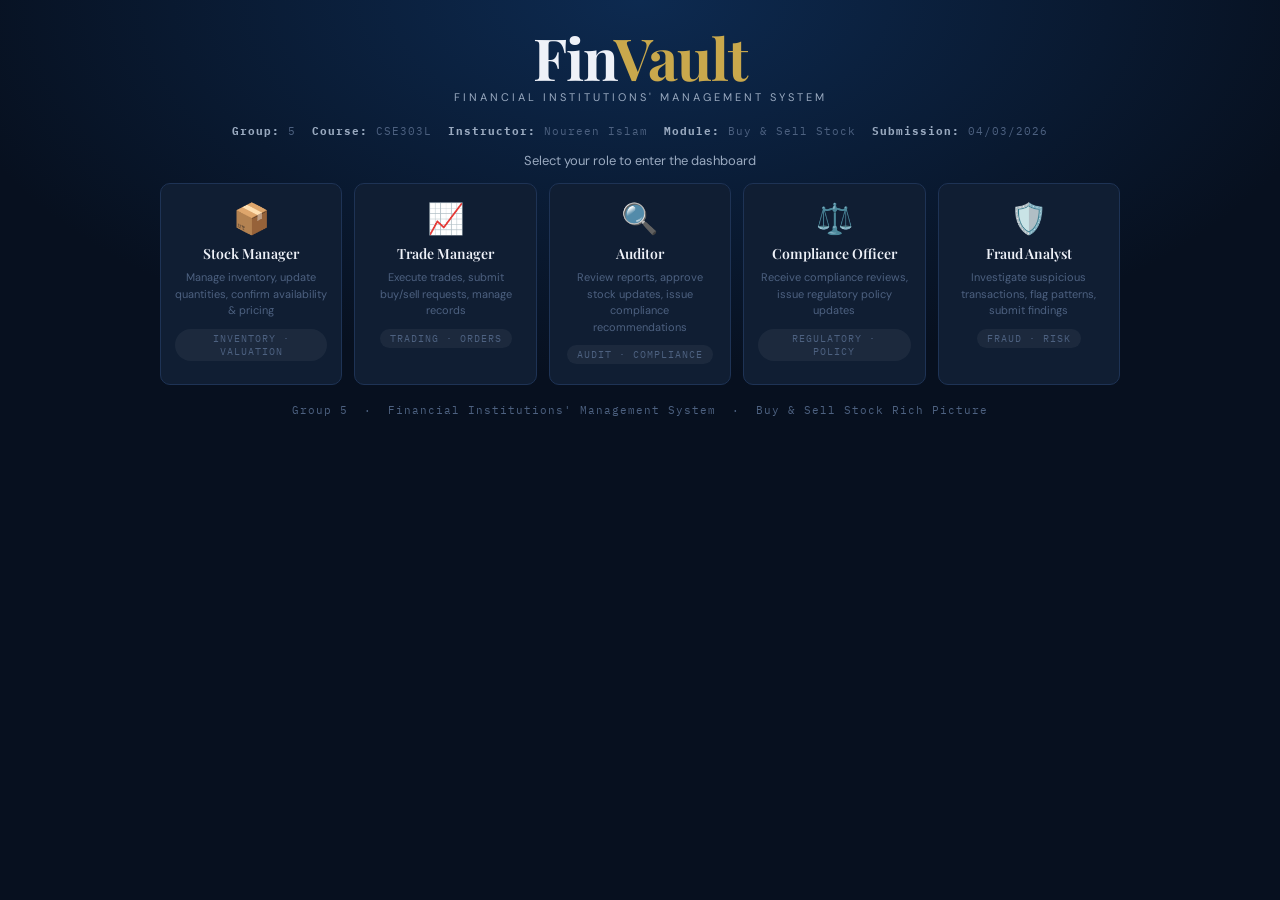
<file: index.html>
<!DOCTYPE html>
<html lang="en">
<head>
<meta charset="UTF-8" />
<meta name="viewport" content="width=device-width, initial-scale=1.0" />
<title>FinVault – Stock Management System</title>
<link rel="preconnect" href="https://fonts.googleapis.com" />
<link href="https://fonts.googleapis.com/css2?family=Playfair+Display:wght@400;600;700&family=DM+Sans:wght@300;400;500;600&family=IBM+Plex+Mono:wght@400;500&display=swap" rel="stylesheet" />
<link rel="stylesheet" href="style.css" />
<style>
  /* ── Landing screen-fit fix ── */
  html, body { height: 100%; overflow: hidden; }

  .landing-wrap {
    height: 100vh;
    overflow-y: auto;
    display: flex;
    flex-direction: column;
    align-items: center;
    justify-content: flex-start;
    padding: 28px 20px 20px;
    background: radial-gradient(ellipse 80% 60% at 50% 0%, #0d2a50 0%, transparent 70%), var(--navy);
  }

  /* Tighter spacing to keep everything in view */
  .landing-logo   { font-size: clamp(36px, 6vw, 58px); margin-bottom: 4px; }
  .landing-tagline { font-size: 11px; margin-bottom: 20px; }
  .landing-meta   { margin-bottom: 14px; gap: 16px; }
  .role-prompt    { margin-bottom: 14px; }

  .role-grid {
    gap: 12px;
    max-width: 960px;
    width: 100%;
    /* 5 cards in one row on wide screens, wrap gracefully */
    grid-template-columns: repeat(5, 1fr);
  }
  @media (max-width: 1100px) { .role-grid { grid-template-columns: repeat(3, 1fr); } }
  @media (max-width: 680px)  { .role-grid { grid-template-columns: repeat(2, 1fr); } }
  @media (max-width: 440px)  { .role-grid { grid-template-columns: 1fr; } }

  .role-card { padding: 20px 14px; }
  .role-icon  { font-size: 30px; margin-bottom: 10px; }
  .role-title { font-size: 14px; }
  .role-desc  { font-size: 11px; }

  .landing-footer { margin-top: 18px; }
</style>
</head>
<body>
<div class="landing-wrap">
  <div class="landing-logo">Fin<span>Vault</span></div>
  <div class="landing-tagline">Financial Institutions' Management System</div>
  <div class="landing-meta">
    <span><b>Group:</b> 5</span>
    <span><b>Course:</b> CSE303L</span>
    <span><b>Instructor:</b> Noureen Islam</span>
    <span><b>Module:</b> Buy &amp; Sell Stock</span>
    <span><b>Submission:</b> 04/03/2026</span>
  </div>
  <div class="role-prompt">Select your role to enter the dashboard</div>
  <div class="role-grid">
    <a class="role-card" href="stock-manager.html">
      <span class="role-icon">📦</span>
      <div class="role-title">Stock Manager</div>
      <div class="role-desc">Manage inventory, update quantities, confirm availability &amp; pricing</div>
      <div class="role-tag">INVENTORY · VALUATION</div>
    </a>
    <a class="role-card" href="trade-manager.html">
      <span class="role-icon">📈</span>
      <div class="role-title">Trade Manager</div>
      <div class="role-desc">Execute trades, submit buy/sell requests, manage records</div>
      <div class="role-tag">TRADING · ORDERS</div>
    </a>
    <a class="role-card" href="auditor.html">
      <span class="role-icon">🔍</span>
      <div class="role-title">Auditor</div>
      <div class="role-desc">Review reports, approve stock updates, issue compliance recommendations</div>
      <div class="role-tag">AUDIT · COMPLIANCE</div>
    </a>
    <a class="role-card" href="compliance.html">
      <span class="role-icon">⚖️</span>
      <div class="role-title">Compliance Officer</div>
      <div class="role-desc">Receive compliance reviews, issue regulatory policy updates</div>
      <div class="role-tag">REGULATORY · POLICY</div>
    </a>
    <a class="role-card" href="fraud-analyst.html">
      <span class="role-icon">🛡️</span>
      <div class="role-title">Fraud Analyst</div>
      <div class="role-desc">Investigate suspicious transactions, flag patterns, submit findings</div>
      <div class="role-tag">FRAUD · RISK</div>
    </a>
  </div>
  <div class="landing-footer">
    Group 5 &nbsp;·&nbsp; Financial Institutions' Management System &nbsp;·&nbsp; Buy &amp; Sell Stock Rich Picture
  </div>
</div>
</body>
</html>
</file>
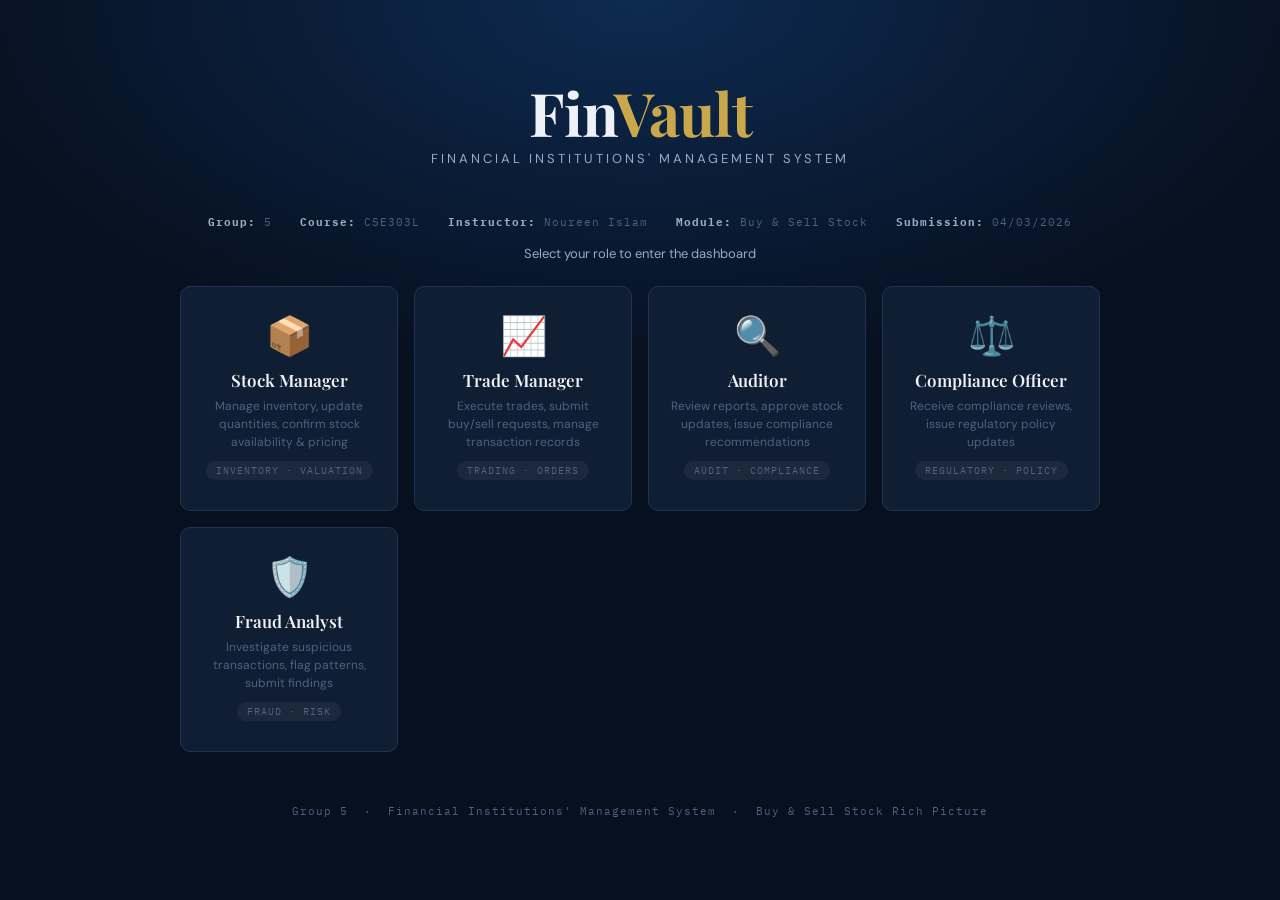
<file: Group5_PS2_FinancialInstitutionsManagementSystemUI/index.html>
<!DOCTYPE html>
<html lang="en">
<head>
<meta charset="UTF-8" />
<meta name="viewport" content="width=device-width, initial-scale=1.0" />
<title>FinVault – Stock Management System</title>
<link rel="preconnect" href="https://fonts.googleapis.com" />
<link href="https://fonts.googleapis.com/css2?family=Playfair+Display:wght@400;600;700&family=DM+Sans:wght@300;400;500;600&family=IBM+Plex+Mono:wght@400;500&display=swap" rel="stylesheet" />
<link rel="stylesheet" href="style.css" />
</head>
<body>

<div class="landing-wrap">
  <div class="landing-logo">Fin<span>Vault</span></div>
  <div class="landing-tagline">Financial Institutions' Management System</div>

  <div class="landing-meta">
    <span><b>Group:</b> 5</span>
    <span><b>Course:</b> CSE303L</span>
    <span><b>Instructor:</b> Noureen Islam</span>
    <span><b>Module:</b> Buy &amp; Sell Stock</span>
    <span><b>Submission:</b> 04/03/2026</span>
  </div>

  <div class="role-prompt">Select your role to enter the dashboard</div>

  <div class="role-grid">
    <a class="role-card" href="stock-manager.html">
      <span class="role-icon">📦</span>
      <div class="role-title">Stock Manager</div>
      <div class="role-desc">Manage inventory, update quantities, confirm stock availability &amp; pricing</div>
      <div class="role-tag">INVENTORY · VALUATION</div>
    </a>
    <a class="role-card" href="trade-manager.html">
      <span class="role-icon">📈</span>
      <div class="role-title">Trade Manager</div>
      <div class="role-desc">Execute trades, submit buy/sell requests, manage transaction records</div>
      <div class="role-tag">TRADING · ORDERS</div>
    </a>
    <a class="role-card" href="auditor.html">
      <span class="role-icon">🔍</span>
      <div class="role-title">Auditor</div>
      <div class="role-desc">Review reports, approve stock updates, issue compliance recommendations</div>
      <div class="role-tag">AUDIT · COMPLIANCE</div>
    </a>
    <a class="role-card" href="compliance.html">
      <span class="role-icon">⚖️</span>
      <div class="role-title">Compliance Officer</div>
      <div class="role-desc">Receive compliance reviews, issue regulatory policy updates</div>
      <div class="role-tag">REGULATORY · POLICY</div>
    </a>
    <a class="role-card" href="fraud-analyst.html">
      <span class="role-icon">🛡️</span>
      <div class="role-title">Fraud Analyst</div>
      <div class="role-desc">Investigate suspicious transactions, flag patterns, submit findings</div>
      <div class="role-tag">FRAUD · RISK</div>
    </a>
  </div>

  <div class="landing-footer">
    Group 5 &nbsp;·&nbsp; Financial Institutions' Management System &nbsp;·&nbsp; Buy &amp; Sell Stock Rich Picture
  </div>
</div>

</body>
</html>
</file>
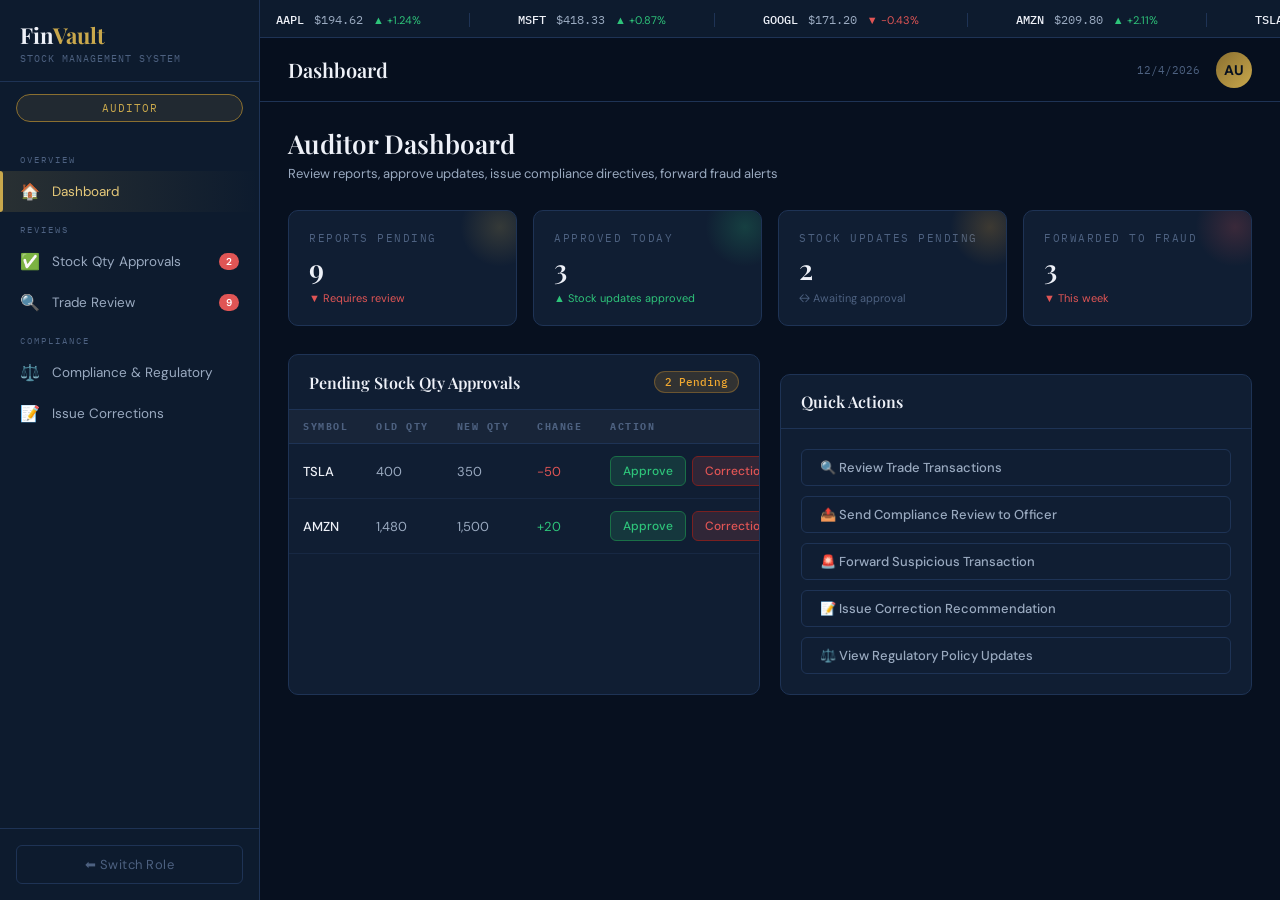
<file: auditor.html>
<!DOCTYPE html>
<html lang="en">
<head>
<meta charset="UTF-8" />
<meta name="viewport" content="width=device-width, initial-scale=1.0" />
<title>FinVault – Auditor</title>
<link rel="preconnect" href="https://fonts.googleapis.com" />
<link href="https://fonts.googleapis.com/css2?family=Playfair+Display:wght@400;600;700&family=DM+Sans:wght@300;400;500;600&family=IBM+Plex+Mono:wght@400;500&display=swap" rel="stylesheet" />
<link rel="stylesheet" href="style.css" />
<style>
  html, body { height: 100%; overflow: hidden; }
  .app        { height: 100vh; overflow: hidden; display: flex; }
  .main-wrap  { display: flex; flex-direction: column; height: 100vh; overflow: hidden; }
  .ticker-wrap, .topbar { flex-shrink: 0; }
  .page-content { flex: 1; overflow-y: auto; padding: 24px 28px; }
</style>
</head>
<body>
<div class="app">
  <aside class="sidebar">
    <div class="sidebar-brand">
      <div class="brand-name">Fin<span>Vault</span></div>
      <div class="brand-sub">STOCK MANAGEMENT SYSTEM</div>
    </div>
    <div class="sidebar-role-pill">AUDITOR</div>
    <nav class="sidebar-nav">
      <div class="nav-section-label">Overview</div>
      <div class="nav-item active" onclick="showView('dashboard')"><span class="nav-icon">🏠</span> Dashboard</div>
      <div class="nav-section-label">Reviews</div>
      <div class="nav-item" onclick="showView('stock-approvals')"><span class="nav-icon">✅</span> Stock Qty Approvals <span class="nav-badge">2</span></div>
      <div class="nav-item" onclick="showView('trade-review')"><span class="nav-icon">🔍</span> Trade Review <span class="nav-badge">9</span></div>
      <div class="nav-section-label">Compliance</div>
      <div class="nav-item" onclick="showView('compliance')"><span class="nav-icon">⚖️</span> Compliance &amp; Regulatory</div>
      <div class="nav-item" onclick="showView('corrections')"><span class="nav-icon">📝</span> Issue Corrections</div>
    </nav>
    <div class="sidebar-footer">
      <button class="sidebar-logout" onclick="window.location.href='index.html'">⬅ Switch Role</button>
    </div>
  </aside>

  <div class="main-wrap">
    <div class="ticker-wrap"><div class="ticker-inner" id="ticker"></div></div>
    <div class="topbar">
      <div class="topbar-title" id="topbar-title">Dashboard</div>
      <div class="topbar-date" id="topbar-date"></div>
      <div class="topbar-avatar">AU</div>
    </div>

    <div class="page-content">

      <!-- ══ Dashboard ══ -->
      <div class="view active" id="view-dashboard">
        <div class="page-header">
          <div class="page-header-left">
            <h2>Auditor Dashboard</h2>
            <p>Review reports, approve updates, issue compliance directives, forward fraud alerts</p>
          </div>
        </div>
        <div class="stats-row">
          <div class="stat-card" style="--accent:rgba(201,168,76,.2)"><div class="stat-label">Reports Pending</div><div class="stat-value">9</div><div class="stat-change down">▼ Requires review</div></div>
          <div class="stat-card" style="--accent:rgba(46,196,122,.2)"><div class="stat-label">Approved Today</div><div class="stat-value">3</div><div class="stat-change up">▲ Stock updates approved</div></div>
          <div class="stat-card" style="--accent:rgba(240,168,48,.2)"><div class="stat-label">Stock Updates Pending</div><div class="stat-value">2</div><div class="stat-change neutral">↔ Awaiting approval</div></div>
          <div class="stat-card" style="--accent:rgba(224,85,85,.2)"><div class="stat-label">Forwarded to Fraud</div><div class="stat-value">3</div><div class="stat-change down">▼ This week</div></div>
        </div>
        <div class="two-col">
          <div class="card">
            <div class="card-header"><div class="card-title">Pending Stock Qty Approvals</div><span class="badge badge-amber">2 Pending</span></div>
            <div class="table-wrap">
              <table class="data-table">
                <thead><tr><th>Symbol</th><th>Old Qty</th><th>New Qty</th><th>Change</th><th>Action</th></tr></thead>
                <tbody id="dashboard-stock-body">
                  <!-- Populated by loadDashboardStock() -->
                </tbody>
              </table>
            </div>
          </div>
          <div class="card">
            <div class="card-header"><div class="card-title">Quick Actions</div></div>
            <div class="card-body">
              <div style="display:flex;flex-direction:column;gap:10px;">
                <button class="btn btn-outline" style="justify-content:flex-start;" onclick="showView('trade-review')">🔍 Review Trade Transactions</button>
                <button class="btn btn-outline" style="justify-content:flex-start;" onclick="openModal('modal-compliance-send')">📤 Send Compliance Review to Officer</button>
                <button class="btn btn-outline" style="justify-content:flex-start;" onclick="openModal('modal-fraud-forward')">🚨 Forward Suspicious Transaction</button>
                <button class="btn btn-outline" style="justify-content:flex-start;" onclick="openModal('modal-correction')">📝 Issue Correction Recommendation</button>
                <button class="btn btn-outline" style="justify-content:flex-start;" onclick="showView('compliance')">⚖️ View Regulatory Policy Updates</button>
              </div>
            </div>
          </div>
        </div>
      </div>

      <!-- ══ Stock Approvals ══ -->
      <div class="view" id="view-stock-approvals">
        <div class="page-header">
          <div class="page-header-left">
            <h2>Stock Quantity Approvals</h2>
            <p>Approve or reject stock quantity updates submitted by Stock Manager</p>
          </div>
        </div>
        <div class="card">
          <div class="table-wrap">
            <table class="data-table">
              <thead><tr><th>Symbol</th><th>Company</th><th>Old Qty</th><th>New Qty</th><th>Change</th><th>Reason</th><th>Requested</th><th>Action</th></tr></thead>
              <tbody id="stock-approvals-body">
                <!-- Populated by loadStockApprovals() -->
              </tbody>
            </table>
          </div>
        </div>
      </div>

      <!-- ══ Trade Review ══ -->
      <div class="view" id="view-trade-review">
        <div class="page-header">
          <div class="page-header-left">
            <h2>Transaction Review</h2>
            <p>Review trade transaction records submitted by Trade Manager</p>
          </div>
          <button class="btn btn-primary" onclick="openModal('modal-compliance-send')">📤 Send Compliance Review</button>
        </div>
        <div class="card">
          <div class="table-wrap">
            <table class="data-table">
              <thead><tr><th>Trade ID</th><th>Symbol</th><th>Type</th><th>Qty</th><th>Total</th><th>Trader</th><th>Risk Score</th><th>Action</th></tr></thead>
              <tbody id="trade-body">
                <!-- Populated by loadTrades() -->
              </tbody>
            </table>
          </div>
        </div>
      </div>

      <!-- ══ Compliance ══ -->
      <div class="view" id="view-compliance">
        <div class="page-header">
          <div class="page-header-left">
            <h2>Compliance &amp; Regulatory</h2>
            <p>Receive policy updates from Compliance Officer, review fraud investigation results</p>
          </div>
          <button class="btn btn-primary" onclick="openModal('modal-compliance-send')">📤 Send Compliance Review</button>
        </div>
        <div class="two-col">
          <div class="card">
            <div class="card-header"><div class="card-title">Regulatory Policy Updates (from Compliance Officer)</div></div>
            <div class="card-body">
              <div class="timeline">
                <div class="tl-item"><div class="tl-dot blue">📋</div><div><div class="tl-meta">2026-03-28 · Compliance Officer</div><div class="tl-text">New SEC Rule 17a-4: <b>All buy transactions &gt;$100K must be dual-approved</b> effective 2026-04-01</div></div></div>
                <div class="tl-item"><div class="tl-dot blue">📋</div><div><div class="tl-meta">2026-03-20 · Compliance Officer</div><div class="tl-text">Updated AML threshold: <b>flag all same-day multi-trades exceeding $250K</b></div></div></div>
                <div class="tl-item"><div class="tl-dot blue">📋</div><div><div class="tl-meta">2026-03-10 · Compliance Officer</div><div class="tl-text">Insider trading policy: <b>30-day trade window restriction for executives</b></div></div></div>
              </div>
            </div>
          </div>
          <div class="card">
            <div class="card-header"><div class="card-title">Fraud Investigation Results (from Fraud Analyst)</div></div>
            <div class="card-body">
              <div class="timeline">
                <div class="tl-item"><div class="tl-dot green">✓</div><div><div class="tl-meta">2026-03-28 · FIR-022 · Fraud Analyst</div><div class="tl-text"><b>TRD-0083 CLEAR:</b> TSLA sell pattern explained by portfolio rebalancing per board directive. No fraud. <em>No action required.</em></div></div></div>
                <div class="tl-item"><div class="tl-dot amber">⚠</div><div><div class="tl-meta">2026-03-27 · FIR-021 · Fraud Analyst</div><div class="tl-text"><b>TRD-0079 SUSPICIOUS:</b> 12 similar META micro-buys over 3 days. Awaiting Trade Manager clarification CLR-006. <em>Continue monitoring.</em></div></div></div>
                <div class="tl-item"><div class="tl-dot green">✓</div><div><div class="tl-meta">2026-03-25 · FIR-019 · Fraud Analyst</div><div class="tl-text"><b>TRD-0071 CLEAR:</b> AAPL earnings window trade confirmed pre-approved under board waiver WVR-2026-003. <em>No action required.</em></div></div></div>
                <div class="tl-item"><div class="tl-dot red">🛡️</div><div><div class="tl-meta">2026-03-22 · FIR-018 · Fraud Analyst</div><div class="tl-text"><b>TRD-0065 FRAUD CONFIRMED:</b> MSFT bulk buy confirmed as wash trading — 3 coordinated accounts, trades within 4-second intervals. <em>Legal escalation.</em></div></div></div>
              </div>
            </div>
          </div>
        </div>
      </div>

      <!-- ══ Corrections ══ -->
      <div class="view" id="view-corrections">
        <div class="page-header">
          <div class="page-header-left">
            <h2>Issue Correction Recommendations</h2>
            <p>Send audit correction instructions to Stock Manager or Trade Manager</p>
          </div>
          <button class="btn btn-primary" onclick="openModal('modal-correction')">＋ Issue Correction</button>
        </div>
        <div class="card">
          <div class="card-header"><div class="card-title">Issued Corrections History</div></div>
          <div class="table-wrap">
            <table class="data-table">
              <thead><tr><th>Correction ID</th><th>Sent To</th><th>Related ID</th><th>Issue</th><th>Priority</th><th>Deadline</th><th>Status</th></tr></thead>
              <tbody>
                <tr><td class="mono">COR-022</td><td>Stock Manager</td><td>RPT-2026-010</td><td>Missing stock movement entries</td><td><span class="badge badge-amber">High</span></td><td class="mono">2026-03-30</td><td><span class="badge badge-amber">Open</span></td></tr>
                <tr><td class="mono">COR-021</td><td>Stock Manager</td><td>TSLA Qty</td><td>Quantity mismatch — Q4 reconciliation</td><td><span class="badge badge-amber">High</span></td><td class="mono">2026-03-29</td><td><span class="badge badge-amber">Open</span></td></tr>
                <tr><td class="mono">COR-020</td><td>Trade Manager</td><td>TRD-0079</td><td>Missing trade justification document</td><td><span class="badge badge-green">Standard</span></td><td class="mono">2026-03-28</td><td><span class="badge badge-green">Resolved</span></td></tr>
                <tr><td class="mono">COR-018</td><td>Stock Manager</td><td>RPT-2026-005</td><td>Valuation formula error — NVDA</td><td><span class="badge badge-red">Urgent</span></td><td class="mono">2026-03-20</td><td><span class="badge badge-green">Resolved</span></td></tr>
              </tbody>
            </table>
          </div>
        </div>
      </div>

    </div><!-- /page-content -->
  </div><!-- /main-wrap -->
</div><!-- /app -->

<!-- ── Modal: Correction Recommendation ── -->
<div class="modal-overlay" id="modal-correction">
  <div class="modal">
    <div class="modal-header"><div class="modal-title">Issue Correction Recommendation</div><button class="modal-close" onclick="closeModal('modal-correction')">✕</button></div>
    <div class="modal-body">
      <div class="form-group">
        <label class="form-label">Send To</label>
        <select id="corr-to" class="form-control">
          <option>Stock Manager</option>
          <option>Trade Manager</option>
        </select>
      </div>
      <div class="form-row">
        <div class="form-group">
          <label class="form-label">Related Report / Trade ID</label>
          <input id="corr-ref" class="form-control" placeholder="e.g. RPT-2026-010" />
        </div>
        <div class="form-group">
          <label class="form-label">Priority</label>
          <select id="corr-priority" class="form-control">
            <option>Standard</option>
            <option>High</option>
            <option>Urgent</option>
          </select>
        </div>
      </div>
      <div class="form-group">
        <label class="form-label">Correction Details</label>
        <textarea id="corr-details" class="form-control" rows="4" placeholder="Describe the issue and required correction…"></textarea>
      </div>
      <div class="form-group">
        <label class="form-label">Deadline for Correction</label>
        <input id="corr-deadline" type="date" class="form-control" />
      </div>
    </div>
    <div class="modal-footer">
      <button class="btn btn-outline" onclick="closeModal('modal-correction')">Cancel</button>
      <button class="btn btn-primary" onclick="issueCorrection()">Issue Recommendation</button>
    </div>
  </div>
</div>

<!-- ── Modal: Send Compliance Review ── -->
<div class="modal-overlay" id="modal-compliance-send">
  <div class="modal">
    <div class="modal-header"><div class="modal-title">Send Compliance Review</div><button class="modal-close" onclick="closeModal('modal-compliance-send')">✕</button></div>
    <div class="modal-body">
      <div class="form-group">
        <label class="form-label">Trade / Report Reference</label>
        <input id="comp-ref" class="form-control" placeholder="e.g. TRD-0092" />
      </div>
      <div class="form-group">
        <label class="form-label">Risk Level</label>
        <select id="comp-risk" class="form-control">
          <option>Low</option>
          <option>Medium</option>
          <option>High</option>
        </select>
      </div>
      <div class="form-group">
        <label class="form-label">Compliance Findings</label>
        <textarea id="comp-findings" class="form-control" rows="4" placeholder="Describe the compliance findings…"></textarea>
      </div>
      <div class="form-group">
        <label class="form-label">Send To</label>
        <select class="form-control">
          <option>Compliance Officer</option>
          <option>Compliance Officer + Fraud Analyst</option>
        </select>
      </div>
    </div>
    <div class="modal-footer">
      <button class="btn btn-outline" onclick="closeModal('modal-compliance-send')">Cancel</button>
      <button class="btn btn-primary" onclick="sendComplianceReview()">Send Review</button>
    </div>
  </div>
</div>

<!-- ── Modal: Forward to Fraud Analyst ── -->
<div class="modal-overlay" id="modal-fraud-forward">
  <div class="modal">
    <div class="modal-header"><div class="modal-title">Forward Suspicious Transaction to Fraud Analyst</div><button class="modal-close" onclick="closeModal('modal-fraud-forward')">✕</button></div>
    <div class="modal-body">
      <div class="alert alert-red">🚨 <span>This will flag the transaction and notify the Fraud Analyst immediately.</span></div>
      <div class="form-group">
        <label class="form-label">Trade ID</label>
        <input id="fraud-trade" class="form-control" placeholder="e.g. TRD-0088" />
      </div>
      <div class="form-group">
        <label class="form-label">Suspicious Pattern Detected</label>
        <select id="fraud-pattern" class="form-control">
          <option>Volume Anomaly</option>
          <option>Repeated Same-Day Trades</option>
          <option>Insider Trading Indicator</option>
          <option>Wash Trading Pattern</option>
          <option>Other</option>
        </select>
      </div>
      <div class="form-group">
        <label class="form-label">Description</label>
        <textarea id="fraud-desc" class="form-control" rows="4" placeholder="Describe the suspicious behavior observed…"></textarea>
      </div>
    </div>
    <div class="modal-footer">
      <button class="btn btn-outline" onclick="closeModal('modal-fraud-forward')">Cancel</button>
      <button class="btn btn-danger" onclick="forwardToFraud()">Forward to Fraud Analyst</button>
    </div>
  </div>
</div>

<div class="toast-container" id="toast-container"></div>

<script>
const API = 'api/';

/* ===================== TICKER ===================== */
const TICKER_DATA = [
  {s:'AAPL', p:'$194.62', c:'+1.24%', up:true},
  {s:'MSFT', p:'$418.33', c:'+0.87%', up:true},
  {s:'GOOGL',p:'$171.20', c:'-0.43%', up:false},
  {s:'AMZN', p:'$209.80', c:'+2.11%', up:true},
  {s:'TSLA', p:'$163.57', c:'-3.28%', up:false},
  {s:'META', p:'$511.40', c:'+1.55%', up:true},
  {s:'NVDA', p:'$875.20', c:'+4.02%', up:true},
  {s:'JPMC', p:'$198.45', c:'-0.15%', up:false}
];
(function buildTicker() {
  const el = document.getElementById('ticker');
  el.innerHTML = [...TICKER_DATA, ...TICKER_DATA].map(t =>
    `<div class="ticker-item">
      <span class="ticker-symbol">${t.s}</span>
      <span class="ticker-price">${t.p}</span>
      <span class="ticker-change" style="color:var(${t.up ? '--green' : '--red'})">${t.up ? '▲' : '▼'} ${t.c}</span>
    </div><span class="ticker-divider"></span>`
  ).join('');
})();

document.getElementById('topbar-date').textContent = new Date().toLocaleDateString();

/* ===================== NAV ===================== */
const VIEWS  = ['dashboard','stock-approvals','trade-review','compliance','corrections'];
const TITLES = {
  'dashboard':       'Dashboard',
  'stock-approvals': 'Stock Qty Approvals',
  'trade-review':    'Transaction Review',
  'compliance':      'Compliance & Regulatory',
  'corrections':     'Issue Corrections'
};

function showView(id) {
  VIEWS.forEach(v => document.getElementById('view-' + v).classList.toggle('active', v === id));
  document.querySelectorAll('.nav-item').forEach(el => el.classList.remove('active'));
  const activeNavItem = [...document.querySelectorAll('.nav-item')].find(el =>
    el.getAttribute('onclick') && el.getAttribute('onclick').includes("'" + id + "'")
  );
  if (activeNavItem) activeNavItem.classList.add('active');
  document.getElementById('topbar-title').textContent = TITLES[id];
}

/* ===================== MODALS ===================== */
function openModal(id)  { document.getElementById(id).classList.add('open'); }
function closeModal(id) { document.getElementById(id).classList.remove('open'); }

/* ===================== TOAST ===================== */
const TC = { green:'var(--green)', red:'var(--red)', amber:'var(--amber)', blue:'var(--blue)' };
function showToast(msg, color = 'green') {
  const c = document.getElementById('toast-container');
  const t = document.createElement('div');
  t.className = 'toast';
  t.style.borderLeftColor = TC[color] || TC.green;
  t.innerHTML = `<span>${msg}</span>`;
  c.appendChild(t);
  setTimeout(() => t.remove(), 4000);
}

/* ===================== RISK METER HTML ===================== */
function riskMeterHTML(score) {
  // score expected as string: 'Low', 'Medium', 'High', or numeric 1-5
  let filled = 2, colorClass = 'filled-low', label = 'Low', labelColor = 'var(--green)';
  const s = String(score).toLowerCase();
  if (s === 'high' || Number(score) >= 4) {
    filled = 5; colorClass = 'filled-high'; label = 'High'; labelColor = 'var(--red)';
  } else if (s === 'medium' || s === 'med' || Number(score) === 3) {
    filled = 3; colorClass = 'filled-med'; label = 'Med'; labelColor = 'var(--amber)';
  }
  const bars = Array.from({length: 5}, (_, i) =>
    `<div class="risk-bar ${i < filled ? colorClass : ''}"></div>`
  ).join('');
  return `<div style="display:flex;align-items:center;gap:8px;">
    <div class="risk-meter" style="width:60px;">${bars}</div>
    <span style="font-size:11px;color:${labelColor}">${label}</span>
  </div>`;
}

/* ===================== STOCK APPROVALS – FULL PAGE ===================== */
async function loadStockApprovals() {
  try {
    const res  = await fetch(API + 'get_pending_stock_updates.php');
    const data = await res.json();
    const tbody = document.getElementById('stock-approvals-body');
    tbody.innerHTML = '';

    if (!data.length) {
      tbody.innerHTML = '<tr><td colspan="8" style="text-align:center;color:var(--muted)">No pending approvals</td></tr>';
      return;
    }

    data.forEach(r => {
      const change = r.new_quantity - r.old_quantity;
      tbody.innerHTML += `
        <tr>
          <td>${r.symbol}</td>
          <td>${r.company_name}</td>
          <td>${Number(r.old_quantity).toLocaleString()}</td>
          <td>${Number(r.new_quantity).toLocaleString()}</td>
          <td style="color:${change >= 0 ? 'var(--green)' : 'var(--red)'}">${change >= 0 ? '+' : ''}${change}</td>
          <td>${r.reason}</td>
          <td class="mono">${r.requested_at ? r.requested_at.substring(0,10) : ''}</td>
          <td>
            <div style="display:flex;gap:6px;">
              <button class="btn btn-sm btn-success" onclick="approveStock(${r.request_id})">Approve</button>
              <button class="btn btn-sm btn-danger"  onclick="rejectStock(${r.request_id})">Reject</button>
            </div>
          </td>
        </tr>`;
    });
  } catch (e) {
    console.error('loadStockApprovals error:', e);
    // Fallback static data so UI is never empty during development
    const tbody = document.getElementById('stock-approvals-body');
    tbody.innerHTML = `
      <tr>
        <td>TSLA</td><td>Tesla Inc.</td><td>400</td><td>350</td>
        <td style="color:var(--red)">-50</td><td>Write-off from damaged/delisted shares</td>
        <td class="mono">2026-03-27</td>
        <td><div style="display:flex;gap:6px;">
          <button class="btn btn-sm btn-success" onclick="showToast('✅ TSLA approved','green')">Approve</button>
          <button class="btn btn-sm btn-danger" onclick="openModal('modal-correction')">Reject</button>
        </div></td>
      </tr>
      <tr>
        <td>AMZN</td><td>Amazon.com Inc.</td><td>1,480</td><td>1,500</td>
        <td style="color:var(--green)">+20</td><td>Inventory restock from broker</td>
        <td class="mono">2026-03-26</td>
        <td><div style="display:flex;gap:6px;">
          <button class="btn btn-sm btn-success" onclick="showToast('✅ AMZN approved','green')">Approve</button>
          <button class="btn btn-sm btn-danger" onclick="openModal('modal-correction')">Reject</button>
        </div></td>
      </tr>`;
  }
}

/* ===================== STOCK APPROVALS – DASHBOARD SNIPPET ===================== */
async function loadDashboardStock() {
  try {
    const res  = await fetch(API + 'get_pending_stock_updates.php');
    const data = await res.json();
    const tbody = document.getElementById('dashboard-stock-body');
    tbody.innerHTML = '';

    const rows = data.slice(0, 3); // show up to 3 on dashboard
    if (!rows.length) {
      tbody.innerHTML = '<tr><td colspan="5" style="text-align:center;color:var(--muted)">No pending approvals</td></tr>';
      return;
    }

    rows.forEach(r => {
      const change = r.new_quantity - r.old_quantity;
      tbody.innerHTML += `
        <tr>
          <td>${r.symbol}</td>
          <td>${Number(r.old_quantity).toLocaleString()}</td>
          <td>${Number(r.new_quantity).toLocaleString()}</td>
          <td style="color:${change >= 0 ? 'var(--green)' : 'var(--red)'}">${change >= 0 ? '+' : ''}${change}</td>
          <td><div style="display:flex;gap:6px;">
            <button class="btn btn-sm btn-success" onclick="approveStock(${r.request_id})">Approve</button>
            <button class="btn btn-sm btn-danger"  onclick="openModal('modal-correction')">Correction</button>
          </div></td>
        </tr>`;
    });
  } catch (e) {
    // Fallback static rows
    const tbody = document.getElementById('dashboard-stock-body');
    tbody.innerHTML = `
      <tr>
        <td>TSLA</td><td>400</td><td>350</td><td style="color:var(--red)">-50</td>
        <td><div style="display:flex;gap:6px;">
          <button class="btn btn-sm btn-success" onclick="showToast('✅ TSLA quantity update approved','green')">Approve</button>
          <button class="btn btn-sm btn-danger"  onclick="openModal('modal-correction')">Correction</button>
        </div></td>
      </tr>
      <tr>
        <td>AMZN</td><td>1,480</td><td>1,500</td><td style="color:var(--green)">+20</td>
        <td><div style="display:flex;gap:6px;">
          <button class="btn btn-sm btn-success" onclick="showToast('✅ AMZN quantity update approved','green')">Approve</button>
          <button class="btn btn-sm btn-danger"  onclick="openModal('modal-correction')">Correction</button>
        </div></td>
      </tr>`;
  }
}

/* ===================== APPROVE STOCK ===================== */
async function approveStock(id) {
  try {
    await fetch(API + 'approve_stock_update.php', {
      method: 'POST',
      headers: { 'Content-Type': 'application/json' },
      body: JSON.stringify({ request_id: id })
    });
  } catch (e) { /* offline / dev mode */ }
  showToast('✅ Stock update approved', 'green');
  loadStockApprovals();
  loadDashboardStock();
}

/* ===================== REJECT STOCK ===================== */
async function rejectStock(id) {
  const note = prompt('Enter rejection reason:');
  if (!note) return;
  try {
    await fetch(API + 'reject_stock_update.php', {
      method: 'POST',
      headers: { 'Content-Type': 'application/json' },
      body: JSON.stringify({ request_id: id, note })
    });
  } catch (e) { /* offline / dev mode */ }
  showToast('❌ Stock update rejected', 'red');
  loadStockApprovals();
  loadDashboardStock();
}

/* ===================== TRADE REVIEW ===================== */
async function loadTrades() {
  try {
    const res  = await fetch(API + 'get_trades_for_auditor.php');
    const data = await res.json();
    const tbody = document.getElementById('trade-body');
    tbody.innerHTML = '';

    if (!data.length) {
      tbody.innerHTML = '<tr><td colspan="8" style="text-align:center;color:var(--muted)">No trades to review</td></tr>';
      return;
    }

    data.forEach(t => {
      const isHigh = String(t.risk_score).toLowerCase() === 'high' || Number(t.risk_score) >= 4;
      const actionButtons = isHigh
        ? `<button class="btn btn-sm btn-danger" onclick="openFraudModal('${t.trade_ref}')">Forward Fraud</button>`
        : `<div style="display:flex;gap:6px;">
             <button class="btn btn-sm btn-success" onclick="clearTrade(${t.trade_id})">Clear</button>
             <button class="btn btn-sm btn-danger"  onclick="openFraudModal('${t.trade_ref}')">Flag</button>
           </div>`;
      tbody.innerHTML += `
        <tr>
          <td class="mono">${t.trade_ref}</td>
          <td>${t.symbol}</td>
          <td><span class="badge badge-${t.trade_type === 'BUY' ? 'green' : 'red'}">${t.trade_type}</span></td>
          <td>${Number(t.quantity).toLocaleString()}</td>
          <td>$${Number(t.total_value).toLocaleString()}</td>
          <td>${t.executed_by_name}</td>
          <td>${riskMeterHTML(t.risk_score)}</td>
          <td>${actionButtons}</td>
        </tr>`;
    });
  } catch (e) {
    // Fallback static trade data
    const tbody = document.getElementById('trade-body');
    tbody.innerHTML = `
      <tr>
        <td class="mono">TRD-0092</td><td>AAPL</td>
        <td><span class="badge badge-green">BUY</span></td>
        <td>200</td><td>$38,924</td><td>Trade Manager</td>
        <td>${riskMeterHTML('Low')}</td>
        <td><div style="display:flex;gap:6px;">
          <button class="btn btn-sm btn-success" onclick="showToast('✅ TRD-0092 cleared','green')">Clear</button>
          <button class="btn btn-sm btn-danger"  onclick="openFraudModal('TRD-0092')">Flag</button>
        </div></td>
      </tr>
      <tr>
        <td class="mono">TRD-0091</td><td>TSLA</td>
        <td><span class="badge badge-red">SELL</span></td>
        <td>150</td><td>$24,536</td><td>Trade Manager</td>
        <td>${riskMeterHTML('Medium')}</td>
        <td><div style="display:flex;gap:6px;">
          <button class="btn btn-sm btn-success" onclick="showToast('✅ TRD-0091 cleared','green')">Clear</button>
          <button class="btn btn-sm btn-danger"  onclick="openFraudModal('TRD-0091')">Flag</button>
        </div></td>
      </tr>
      <tr>
        <td class="mono">TRD-0088</td><td>NVDA</td>
        <td><span class="badge badge-green">BUY</span></td>
        <td>600</td><td>$525,120</td><td>Trade Manager</td>
        <td>${riskMeterHTML('High')}</td>
        <td><button class="btn btn-sm btn-danger" onclick="openFraudModal('TRD-0088')">Forward Fraud</button></td>
      </tr>
      <tr>
        <td class="mono">TRD-0083</td><td>TSLA</td>
        <td><span class="badge badge-red">SELL</span></td>
        <td>500</td><td>$81,785</td><td>Trade Manager</td>
        <td>${riskMeterHTML('High')}</td>
        <td><button class="btn btn-sm btn-danger" onclick="openFraudModal('TRD-0083')">Forward Fraud</button></td>
      </tr>
      <tr>
        <td class="mono">TRD-0079</td><td>META</td>
        <td><span class="badge badge-green">BUY</span></td>
        <td>25</td><td>$12,785</td><td>Trade Manager</td>
        <td>${riskMeterHTML('Medium')}</td>
        <td><button class="btn btn-sm btn-danger" onclick="openFraudModal('TRD-0079')">Forward Fraud</button></td>
      </tr>
      <tr>
        <td class="mono">TRD-0071</td><td>AAPL</td>
        <td><span class="badge badge-red">SELL</span></td>
        <td>248</td><td>$48,206</td><td>Trade Manager</td>
        <td>${riskMeterHTML('Low')}</td>
        <td><div style="display:flex;gap:6px;">
          <button class="btn btn-sm btn-success" onclick="showToast('✅ TRD-0071 cleared','green')">Clear</button>
          <button class="btn btn-sm btn-danger"  onclick="openFraudModal('TRD-0071')">Flag</button>
        </div></td>
      </tr>
      <tr>
        <td class="mono">TRD-0065</td><td>MSFT</td>
        <td><span class="badge badge-green">BUY</span></td>
        <td>180</td><td>$75,299</td><td>Trade Manager</td>
        <td>${riskMeterHTML('High')}</td>
        <td><button class="btn btn-sm btn-danger" onclick="openFraudModal('TRD-0065')">Forward Fraud</button></td>
      </tr>`;
  }
}

/* Helper: open fraud modal pre-filled with trade ref */
function openFraudModal(tradeRef) {
  document.getElementById('fraud-trade').value = tradeRef || '';
  openModal('modal-fraud-forward');
}

/* ===================== CLEAR TRADE ===================== */
async function clearTrade(id) {
  try {
    await fetch(API + 'review_trade.php', {
      method: 'POST',
      headers: { 'Content-Type': 'application/json' },
      body: JSON.stringify({ trade_id: id, action: 'clear' })
    });
  } catch (e) { /* offline / dev mode */ }
  showToast('✅ Trade cleared', 'green');
  loadTrades();
}

/* ===================== FLAG TRADE (inline, no modal) ===================== */
async function flagTrade(id) {
  try {
    await fetch(API + 'review_trade.php', {
      method: 'POST',
      headers: { 'Content-Type': 'application/json' },
      body: JSON.stringify({ trade_id: id, action: 'flag' })
    });
  } catch (e) { /* offline / dev mode */ }
  showToast('🚨 Trade flagged', 'red');
  loadTrades();
}

/* ===================== SEND COMPLIANCE REVIEW ===================== */
async function sendComplianceReview() {
  const ref      = document.getElementById('comp-ref').value.trim();
  const risk     = document.getElementById('comp-risk').value;
  const findings = document.getElementById('comp-findings').value.trim();

  if (!ref || !findings) {
    showToast('⚠ Please fill in all fields', 'amber');
    return;
  }

  try {
    await fetch(API + 'send_compliance_review.php', {
      method: 'POST',
      headers: { 'Content-Type': 'application/json' },
      body: JSON.stringify({ ref, risk, findings })
    });
  } catch (e) { /* offline / dev mode */ }

  // Clear fields
  document.getElementById('comp-ref').value      = '';
  document.getElementById('comp-findings').value = '';
  closeModal('modal-compliance-send');
  showToast('📤 Compliance review sent to Compliance Officer', 'blue');
}

/* ===================== FORWARD TO FRAUD ===================== */
async function forwardToFraud() {
  const trade_id = document.getElementById('fraud-trade').value.trim();
  const pattern  = document.getElementById('fraud-pattern').value;
  const desc     = document.getElementById('fraud-desc').value.trim();

  if (!trade_id || !desc) {
    showToast('⚠ Please fill in all fields', 'amber');
    return;
  }

  try {
    await fetch(API + 'forward_to_fraud.php', {
      method: 'POST',
      headers: { 'Content-Type': 'application/json' },
      body: JSON.stringify({ trade_id, pattern, desc })
    });
  } catch (e) { /* offline / dev mode */ }

  // Clear fields
  document.getElementById('fraud-trade').value = '';
  document.getElementById('fraud-desc').value  = '';
  closeModal('modal-fraud-forward');
  showToast('🚨 Transaction forwarded to Fraud Analyst', 'red');
}

/* ===================== ISSUE CORRECTION ===================== */
async function issueCorrection() {
  const sent_to  = document.getElementById('corr-to').value;
  const ref      = document.getElementById('corr-ref').value.trim();
  const priority = document.getElementById('corr-priority').value;
  const details  = document.getElementById('corr-details').value.trim();
  const deadline = document.getElementById('corr-deadline').value;

  if (!ref || !details || !deadline) {
    showToast('⚠ Please fill in all fields', 'amber');
    return;
  }

  try {
    await fetch(API + 'issue_correction.php', {
      method: 'POST',
      headers: { 'Content-Type': 'application/json' },
      body: JSON.stringify({ sent_to, ref, priority, details, deadline })
    });
  } catch (e) { /* offline / dev mode */ }

  // Clear fields
  document.getElementById('corr-ref').value     = '';
  document.getElementById('corr-details').value = '';
  document.getElementById('corr-deadline').value= '';
  closeModal('modal-correction');
  showToast('📝 Correction recommendation issued', 'amber');
}

/* ===================== INITIAL LOAD ===================== */
document.addEventListener('DOMContentLoaded', () => {
  loadDashboardStock();
  loadStockApprovals();
  loadTrades();
});
</script>
</body>
</html>
</file>
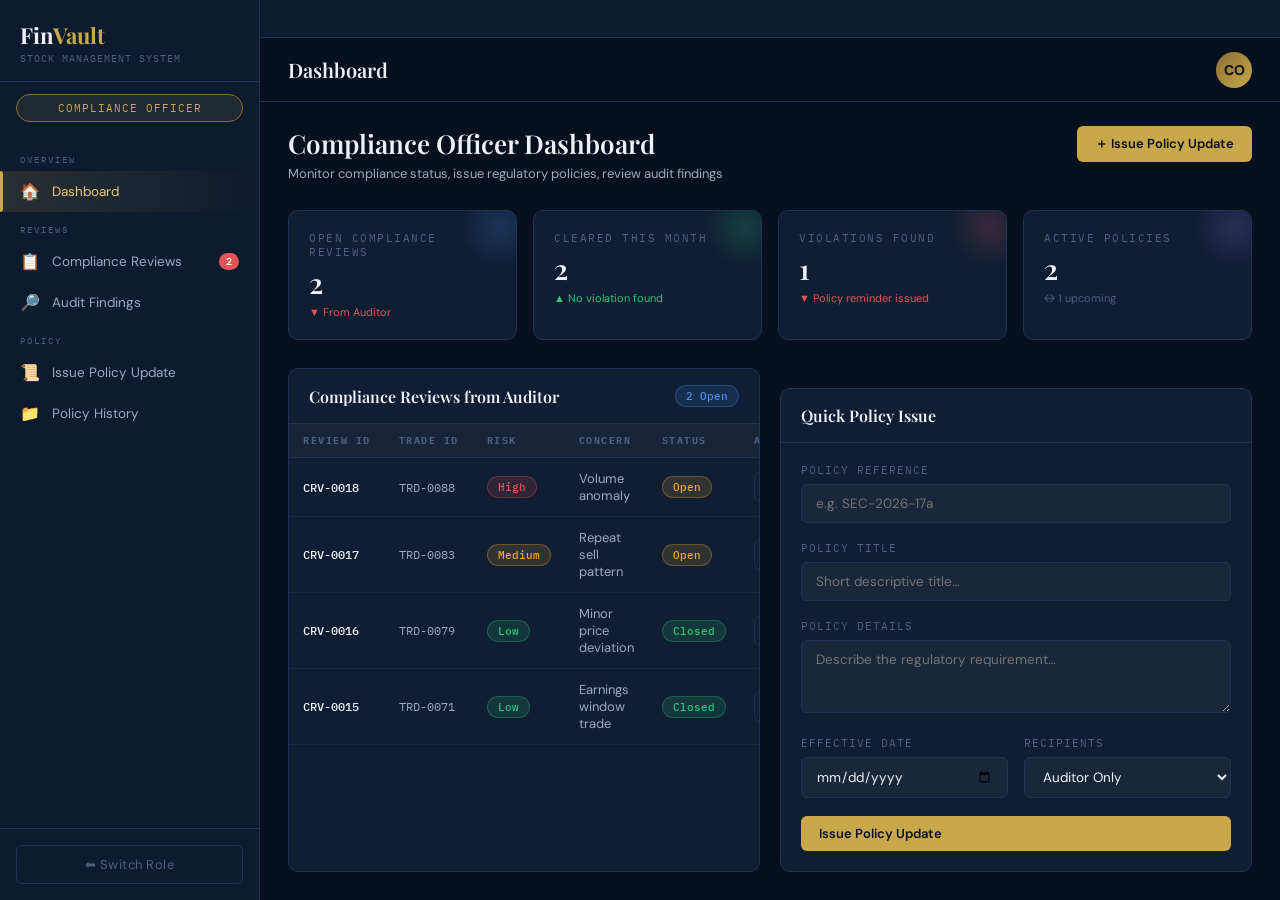
<file: compliance.html>
<!DOCTYPE html>
<html lang="en">
<head>
<meta charset="UTF-8" />
<meta name="viewport" content="width=device-width, initial-scale=1.0" />
<title>FinVault – Compliance Officer</title>
<link rel="preconnect" href="https://fonts.googleapis.com" />
<link href="https://fonts.googleapis.com/css2?family=Playfair+Display:wght@400;600;700&family=DM+Sans:wght@300;400;500;600&family=IBM+Plex+Mono:wght@400;500&display=swap" rel="stylesheet" />
<link rel="stylesheet" href="style.css" />
<style>
  html, body { height: 100%; overflow: hidden; }
  .app        { height: 100vh; overflow: hidden; display: flex; }
  .main-wrap  { display: flex; flex-direction: column; height: 100vh; overflow: hidden; }
  .ticker-wrap, .topbar { flex-shrink: 0; }
  .page-content { flex: 1; overflow-y: auto; padding: 24px 28px; }
</style>
</head>
<body>
<div class="app">
  <aside class="sidebar">
    <div class="sidebar-brand">
      <div class="brand-name">Fin<span>Vault</span></div>
      <div class="brand-sub">STOCK MANAGEMENT SYSTEM</div>
    </div>
    <div class="sidebar-role-pill">COMPLIANCE OFFICER</div>
    <nav class="sidebar-nav">
      <div class="nav-section-label">Overview</div>
      <div class="nav-item active" onclick="showView('dashboard')"><span class="nav-icon">🏠</span> Dashboard</div>
      <div class="nav-section-label">Reviews</div>
      <div class="nav-item" onclick="showView('reviews')"><span class="nav-icon">📋</span> Compliance Reviews <span class="nav-badge">2</span></div>
      <div class="nav-item" onclick="showView('findings')"><span class="nav-icon">🔎</span> Audit Findings</div>
      <div class="nav-section-label">Policy</div>
      <div class="nav-item" onclick="showView('policies')"><span class="nav-icon">📜</span> Issue Policy Update</div>
      <div class="nav-item" onclick="showView('policy-history')"><span class="nav-icon">📁</span> Policy History</div>
    </nav>
    <div class="sidebar-footer">
      <button class="sidebar-logout" onclick="window.location.href='index.html'">⬅ Switch Role</button>
    </div>
  </aside>

  <div class="main-wrap">
    <div class="ticker-wrap"><div class="ticker-inner" id="ticker"></div></div>
    <div class="topbar">
      <div class="topbar-title" id="topbar-title">Dashboard</div>
      <div class="topbar-date" id="topbar-date"></div>
      <div class="topbar-avatar">CO</div>
    </div>

    <div class="page-content">

      <!-- ══ Dashboard ══ -->
      <div class="view active" id="view-dashboard">
        <div class="page-header">
          <div class="page-header-left">
            <h2>Compliance Officer Dashboard</h2>
            <p>Monitor compliance status, issue regulatory policies, review audit findings</p>
          </div>
          <button class="btn btn-primary" onclick="openModal('modal-policy-update')">＋ Issue Policy Update</button>
        </div>
        <div class="stats-row">
          <div class="stat-card" style="--accent:rgba(75,142,240,.2)"><div class="stat-label">Open Compliance Reviews</div><div class="stat-value">2</div><div class="stat-change down">▼ From Auditor</div></div>
          <div class="stat-card" style="--accent:rgba(46,196,122,.2)"><div class="stat-label">Cleared This Month</div><div class="stat-value">2</div><div class="stat-change up">▲ No violation found</div></div>
          <div class="stat-card" style="--accent:rgba(224,85,85,.2)"><div class="stat-label">Violations Found</div><div class="stat-value">1</div><div class="stat-change down">▼ Policy reminder issued</div></div>
          <div class="stat-card" style="--accent:rgba(155,109,240,.2)"><div class="stat-label">Active Policies</div><div class="stat-value">2</div><div class="stat-change neutral">↔ 1 upcoming</div></div>
        </div>
        <div class="two-col">
          <div class="card">
            <div class="card-header"><div class="card-title">Compliance Reviews from Auditor</div><span class="badge badge-blue">2 Open</span></div>
            <div class="table-wrap">
              <table class="data-table">
                <thead><tr><th>Review ID</th><th>Trade ID</th><th>Risk</th><th>Concern</th><th>Status</th><th>Action</th></tr></thead>
                <tbody>
                  <tr><td class="mono">CRV-0018</td><td class="mono">TRD-0088</td><td><span class="badge badge-red">High</span></td><td>Volume anomaly</td><td><span class="badge badge-amber">Open</span></td><td><button class="btn btn-sm btn-outline" onclick="openModal('modal-compliance-action')">Review</button></td></tr>
                  <tr><td class="mono">CRV-0017</td><td class="mono">TRD-0083</td><td><span class="badge badge-amber">Medium</span></td><td>Repeat sell pattern</td><td><span class="badge badge-amber">Open</span></td><td><button class="btn btn-sm btn-outline" onclick="openModal('modal-compliance-action')">Review</button></td></tr>
                  <tr><td class="mono">CRV-0016</td><td class="mono">TRD-0079</td><td><span class="badge badge-green">Low</span></td><td>Minor price deviation</td><td><span class="badge badge-green">Closed</span></td><td><button class="btn btn-sm btn-outline" onclick="showToast('ℹ️ CRV-0016: Issue Policy Reminder sent — INS-2026-01','blue')">View</button></td></tr>
                  <tr><td class="mono">CRV-0015</td><td class="mono">TRD-0071</td><td><span class="badge badge-green">Low</span></td><td>Earnings window trade</td><td><span class="badge badge-green">Closed</span></td><td><button class="btn btn-sm btn-outline" onclick="showToast('ℹ️ CRV-0015: Cleared — No Violation found','green')">View</button></td></tr>
                </tbody>
              </table>
            </div>
          </div>
          <div class="card">
            <div class="card-header"><div class="card-title">Quick Policy Issue</div></div>
            <div class="card-body">
              <div class="form-group"><label class="form-label">Policy Reference</label><input type="text" class="form-control" id="quick-ref" placeholder="e.g. SEC-2026-17a" /></div>
              <div class="form-group"><label class="form-label">Policy Title</label><input type="text" class="form-control" id="quick-title" placeholder="Short descriptive title…" /></div>
              <div class="form-group"><label class="form-label">Policy Details</label><textarea class="form-control" id="quick-details" rows="3" placeholder="Describe the regulatory requirement…"></textarea></div>
              <div class="form-row">
                <div class="form-group"><label class="form-label">Effective Date</label><input type="date" class="form-control" id="quick-date" /></div>
                <div class="form-group"><label class="form-label">Recipients</label><select class="form-control" id="quick-recipients"><option>Auditor Only</option><option>Auditor + Fraud Analyst</option><option>All Roles</option></select></div>
              </div>
              <button class="btn btn-primary" style="width:100%;" onclick="quickIssuePolicy()">Issue Policy Update</button>
            </div>
          </div>
        </div>
      </div>

      <!-- ══ Compliance Reviews ══ -->
      <div class="view" id="view-reviews">
        <div class="page-header">
          <div class="page-header-left">
            <h2>Compliance Reviews</h2>
            <p>All compliance cases forwarded by the Auditor — review and take action</p>
          </div>
        </div>
        <div class="card">
          <div class="table-wrap">
            <table class="data-table">
              <thead><tr><th>Review ID</th><th>Trade ID</th><th>Symbol</th><th>Risk</th><th>Concern</th><th>Forwarded</th><th>Decision</th><th>Status</th><th>Action</th></tr></thead>
              <tbody>
                <tr><td class="mono">CRV-0018</td><td class="mono">TRD-0088</td><td>NVDA</td><td><span class="badge badge-red">High</span></td><td>Volume anomaly ×10x</td><td class="mono">2026-03-28</td><td>—</td><td><span class="badge badge-amber">Open</span></td><td><button class="btn btn-sm btn-outline" onclick="openModal('modal-compliance-action')">Review</button></td></tr>
                <tr><td class="mono">CRV-0017</td><td class="mono">TRD-0083</td><td>TSLA</td><td><span class="badge badge-amber">Medium</span></td><td>Repeat sell within 2hrs</td><td class="mono">2026-03-27</td><td>—</td><td><span class="badge badge-amber">Open</span></td><td><button class="btn btn-sm btn-outline" onclick="openModal('modal-compliance-action')">Review</button></td></tr>
                <tr><td class="mono">CRV-0016</td><td class="mono">TRD-0079</td><td>META</td><td><span class="badge badge-green">Low</span></td><td>Minor price deviation</td><td class="mono">2026-03-20</td><td>Issue Policy Reminder</td><td><span class="badge badge-green">Closed</span></td><td><button class="btn btn-sm btn-outline" onclick="showToast('ℹ️ CRV-0016 closed — Policy reminder issued','blue')">View</button></td></tr>
                <tr><td class="mono">CRV-0015</td><td class="mono">TRD-0071</td><td>AAPL</td><td><span class="badge badge-green">Low</span></td><td>Earnings window</td><td class="mono">2026-03-10</td><td>Clear – No Violation</td><td><span class="badge badge-green">Closed</span></td><td><button class="btn btn-sm btn-outline" onclick="showToast('ℹ️ CRV-0015 closed — No violation found','green')">View</button></td></tr>
              </tbody>
            </table>
          </div>
        </div>
      </div>

      <!-- ══ Audit Findings ══ -->
      <div class="view" id="view-findings">
        <div class="page-header">
          <div class="page-header-left">
            <h2>Audit Findings &amp; Compliance Status</h2>
            <p>Findings forwarded by Auditor — review and take regulatory action</p>
          </div>
        </div>
        <div class="card">
          <div class="table-wrap">
            <table class="data-table">
              <thead><tr><th>Finding ID</th><th>Reference</th><th>Finding</th><th>Severity</th><th>Forwarded</th><th>Action Taken</th><th>Status</th></tr></thead>
              <tbody>
                <tr><td class="mono">FND-055</td><td>TRD-0088</td><td>Abnormal volume spike — NVDA</td><td><span class="badge badge-red">High</span></td><td class="mono">2026-03-28</td><td>Escalated to Fraud</td><td><span class="badge badge-amber">Open</span></td></tr>
                <tr><td class="mono">FND-054</td><td>TRD-0083</td><td>Repeated TSLA sell within 2hrs</td><td><span class="badge badge-amber">Medium</span></td><td class="mono">2026-03-27</td><td>Fraud investigation</td><td><span class="badge badge-green">Resolved</span></td></tr>
                <tr><td class="mono">FND-052</td><td>RPT-2026-010</td><td>Missing stock movement entries</td><td><span class="badge badge-amber">Medium</span></td><td class="mono">2026-03-15</td><td>Correction issued</td><td><span class="badge badge-green">Resolved</span></td></tr>
                <tr><td class="mono">FND-048</td><td>TRD-0071</td><td>Earnings window trade flag</td><td><span class="badge badge-green">Low</span></td><td class="mono">2026-03-10</td><td>Policy reminder sent</td><td><span class="badge badge-green">Resolved</span></td></tr>
              </tbody>
            </table>
          </div>
        </div>
      </div>

      <!-- ══ Issue Policy ══ -->
      <div class="view" id="view-policies">
        <div class="page-header">
          <div class="page-header-left">
            <h2>Issue Regulatory Policy Update</h2>
            <p>Publish new regulatory requirements to Auditor and other stakeholders</p>
          </div>
        </div>
        <div class="two-col">
          <div class="card">
            <div class="card-header"><div class="card-title">New Policy Form</div></div>
            <div class="card-body">
              <div class="form-group"><label class="form-label">Policy Reference No.</label><input class="form-control" id="pol-ref" placeholder="e.g. SEC-2026-17a, AML-2026-03" /></div>
              <div class="form-group"><label class="form-label">Policy Title</label><input class="form-control" id="pol-title" placeholder="Short descriptive title…" /></div>
              <div class="form-group"><label class="form-label">Policy Details</label><textarea class="form-control" id="pol-details" rows="5" placeholder="Full regulatory text or summary of the requirement…"></textarea></div>
              <div class="form-row">
                <div class="form-group"><label class="form-label">Effective Date</label><input type="date" class="form-control" id="pol-date" /></div>
                <div class="form-group"><label class="form-label">Category</label><select class="form-control" id="pol-cat"><option>AML</option><option>Insider Trading</option><option>Risk Threshold</option><option>Reporting</option><option>Other</option></select></div>
              </div>
              <div class="form-group"><label class="form-label">Recipients</label><select class="form-control" id="pol-recipients"><option>Auditor Only</option><option>Auditor + Fraud Analyst</option><option>All Roles</option></select></div>
              <button class="btn btn-primary" style="width:100%;" onclick="submitPolicy()">Issue Policy Update</button>
            </div>
          </div>
          <div class="card">
            <div class="card-header"><div class="card-title">Recent Issued Policies</div></div>
            <div class="card-body">
              <div class="timeline">
                <div class="tl-item"><div class="tl-dot blue">📋</div><div><div class="tl-meta">2026-03-28 · SEC-2026-17a</div><div class="tl-text">Buy transactions &gt;$100K require <b>dual approval</b> from 2026-04-01</div></div></div>
                <div class="tl-item"><div class="tl-dot blue">📋</div><div><div class="tl-meta">2026-03-20 · AML-2026-03</div><div class="tl-text">Flag all same-day multi-trades <b>exceeding $250K</b></div></div></div>
                <div class="tl-item"><div class="tl-dot blue">📋</div><div><div class="tl-meta">2026-03-10 · INS-2026-01</div><div class="tl-text">30-day <b>trade window restriction</b> for executives</div></div></div>
              </div>
            </div>
          </div>
        </div>
      </div>

      <!-- ══ Policy History ══ -->
      <div class="view" id="view-policy-history">
        <div class="page-header">
          <div class="page-header-left">
            <h2>Policy History</h2>
            <p>All regulatory policies issued to Auditor and Fraud Analyst</p>
          </div>
          <button class="btn btn-primary" onclick="openModal('modal-policy-update')">＋ Issue New Policy</button>
        </div>
        <div class="card">
          <div class="table-wrap">
            <table class="data-table">
              <thead><tr><th>Policy Ref</th><th>Title</th><th>Category</th><th>Issued</th><th>Effective</th><th>Recipients</th><th>Status</th></tr></thead>
              <tbody>
                <tr><td class="mono">SEC-2026-17a</td><td>Dual approval for large buy transactions</td><td>Reporting</td><td class="mono">2026-03-28</td><td class="mono">2026-04-01</td><td>Auditor + FA</td><td><span class="badge badge-blue">Upcoming</span></td></tr>
                <tr><td class="mono">AML-2026-03</td><td>Same-day multi-trade AML threshold</td><td>AML</td><td class="mono">2026-03-20</td><td class="mono">2026-03-20</td><td>Auditor</td><td><span class="badge badge-green">Active</span></td></tr>
                <tr><td class="mono">INS-2026-01</td><td>Executive 30-day trade window restriction</td><td>Insider Trading</td><td class="mono">2026-03-10</td><td class="mono">2026-03-10</td><td>All Roles</td><td><span class="badge badge-green">Active</span></td></tr>
                <tr><td class="mono">RSK-2025-12</td><td>Risk score recalibration — Q4 2025</td><td>Risk Threshold</td><td class="mono">2025-12-01</td><td class="mono">2026-01-01</td><td>Auditor</td><td><span class="badge badge-gray">Archived</span></td></tr>
              </tbody>
            </table>
          </div>
        </div>
      </div>

    </div><!-- /page-content -->
  </div><!-- /main-wrap -->
</div><!-- /app -->

<!-- ── Modal: Issue Policy Update ── -->
<div class="modal-overlay" id="modal-policy-update">
  <div class="modal">
    <div class="modal-header"><div class="modal-title">Issue Regulatory Policy Update</div><button class="modal-close" onclick="closeModal('modal-policy-update')">✕</button></div>
    <div class="modal-body">
      <div class="form-group"><label class="form-label">Policy Reference No.</label><input class="form-control" placeholder="e.g. SEC-2026-17a" /></div>
      <div class="form-group"><label class="form-label">Policy Title</label><input class="form-control" placeholder="Short descriptive title…" /></div>
      <div class="form-group"><label class="form-label">Policy Details</label><textarea class="form-control" rows="4" placeholder="Full regulatory text or summary…"></textarea></div>
      <div class="form-row">
        <div class="form-group"><label class="form-label">Effective Date</label><input type="date" class="form-control" /></div>
        <div class="form-group"><label class="form-label">Recipients</label><select class="form-control"><option>Auditor Only</option><option>Auditor + Fraud Analyst</option><option>All Roles</option></select></div>
      </div>
    </div>
    <div class="modal-footer">
      <button class="btn btn-outline" onclick="closeModal('modal-policy-update')">Cancel</button>
      <button class="btn btn-primary" onclick="closeModal('modal-policy-update');showToast('📋 Policy issued successfully','blue')">Issue Policy</button>
    </div>
  </div>
</div>

<!-- ── Modal: Compliance Action ── -->
<div class="modal-overlay" id="modal-compliance-action">
  <div class="modal">
    <div class="modal-header"><div class="modal-title">Review Compliance Case CRV-0018</div><button class="modal-close" onclick="closeModal('modal-compliance-action')">✕</button></div>
    <div class="modal-body">
      <div class="info-row"><span class="label">Trade Reference</span><span class="value">TRD-0088 – NVDA</span></div>
      <div class="info-row"><span class="label">Risk Level</span><span class="value"><span class="badge badge-red">High</span></span></div>
      <div class="info-row"><span class="label">Issue</span><span class="value">Volume anomaly — ×10x normal buy</span></div>
      <div class="info-row"><span class="label">Forwarded By</span><span class="value">Auditor (Carol Islam)</span></div>
      <div class="info-row"><span class="label">Date</span><span class="value">2026-03-28</span></div>
      <hr class="divider" />
      <div class="form-group">
        <label class="form-label">Compliance Decision</label>
        <select class="form-control" id="compliance-decision">
          <option>Escalate to Fraud Analyst</option>
          <option>Issue Policy Reminder</option>
          <option>Clear – No Violation</option>
          <option>Suspend Trading Privileges</option>
        </select>
      </div>
      <div class="form-group"><label class="form-label">Action Notes</label><textarea class="form-control" id="compliance-notes" rows="3" placeholder="Describe your compliance decision and rationale…"></textarea></div>
    </div>
    <div class="modal-footer">
      <button class="btn btn-outline" onclick="closeModal('modal-compliance-action')">Cancel</button>
      <button class="btn btn-primary" onclick="recordComplianceDecision()">Record Decision</button>
    </div>
  </div>
</div>

<div class="toast-container" id="toast-container"></div>
<script>
const API = 'api/';

// ================= UTIL =================

function showView(id){
  document.querySelectorAll('.view').forEach(v=>v.classList.remove('active'));
  document.getElementById('view-'+id).classList.add('active');
  document.getElementById('topbar-title').innerText = id.replace('-', ' ').toUpperCase();
}

function openModal(id){
  document.getElementById(id).classList.add('open');
}

function closeModal(id){
  document.getElementById(id).classList.remove('open');
}

function showToast(msg,color='green'){
  const c=document.getElementById('toast-container');
  const t=document.createElement('div');
  t.className='toast';
  t.innerHTML=msg;
  c.appendChild(t);
  setTimeout(()=>t.remove(),4000);
}

// ================= LOAD DATA =================

async function loadReviews(){
  try{
    const res = await fetch(API+'get_compliance_reviews.php');
    const data = await res.json();

    const tbody = document.querySelector('#view-reviews tbody');
    tbody.innerHTML = '';

    data.forEach(r=>{
      tbody.innerHTML += `
      <tr>
        <td class="mono">${r.review_ref}</td>
        <td class="mono">${r.trade_ref}</td>
        <td>${r.symbol}</td>
        <td><span class="badge badge-${r.risk_level==='High'?'red':r.risk_level==='Medium'?'amber':'green'}">${r.risk_level}</span></td>
        <td>${r.findings}</td>
        <td class="mono">${r.submitted_at.split(' ')[0]}</td>
        <td>—</td>
        <td><span class="badge badge-${r.status==='Open'?'amber':'green'}">${r.status}</span></td>
        <td>
          <button class="btn btn-sm btn-outline"
          onclick="openCompliance('${r.review_ref}','${r.trade_ref}','${r.symbol}','${r.risk_level}','${r.findings}')">
          Review
          </button>
        </td>
      </tr>`;
    });

  }catch(err){
    console.error(err);
    showToast('❌ Failed to load reviews','red');
  }
}

async function loadPolicies(){
  try{
    const res = await fetch(API+'get_policy_updates.php');
    const data = await res.json();

    const tbody = document.querySelector('#view-policy-history tbody');
    tbody.innerHTML = '';

    data.forEach(p=>{
      tbody.innerHTML += `
      <tr>
        <td class="mono">${p.policy_ref}</td>
        <td>${p.title}</td>
        <td>${p.category}</td>
        <td class="mono">${p.issued_at.split(' ')[0]}</td>
        <td class="mono">${p.effective_date}</td>
        <td>${p.recipients}</td>
        <td><span class="badge badge-blue">${p.status}</span></td>
      </tr>`;
    });

  }catch(err){
    console.error(err);
    showToast('❌ Failed to load policies','red');
  }
}

// ================= POLICY =================

async function submitPolicy(){
  const ref = document.getElementById('pol-ref').value.trim();
  const title = document.getElementById('pol-title').value.trim();
  const details = document.getElementById('pol-details').value.trim();
  const date = document.getElementById('pol-date').value;
  const category = document.getElementById('pol-cat').value;
  const recipients = document.getElementById('pol-recipients').value;

  if(!ref||!title||!details||!date){
    showToast('⚠ Fill all fields','amber');
    return;
  }

  try{
    const res = await fetch(API+'submit_policy.php',{
      method:'POST',
      headers:{'Content-Type':'application/json'},
      body:JSON.stringify({ref,title,details,date,category,recipients})
    });

    const data = await res.json();

    if(data.success){
      showToast('📋 Policy issued','green');

      // clear form
      document.getElementById('pol-ref').value='';
      document.getElementById('pol-title').value='';
      document.getElementById('pol-details').value='';
      document.getElementById('pol-date').value='';

      loadPolicies();
    }else{
      showToast('❌ '+data.message,'red');
    }

  }catch(err){
    console.error(err);
    showToast('❌ API error','red');
  }
}

// ================= COMPLIANCE =================

let currentReview = '';

function openCompliance(ref,trade,symbol,risk,findings){
  currentReview = ref;

  document.querySelector('#modal-compliance-action .modal-title').innerText = 'Review '+ref;

  // OPTIONAL: populate modal dynamically
  document.querySelector('.info-row .value').innerText =
    trade + ' – ' + symbol;

  openModal('modal-compliance-action');
}

async function recordComplianceDecision(){
  const decision = document.getElementById('compliance-decision').value;
  const notes = document.getElementById('compliance-notes').value.trim();

  if(!notes){
    showToast('⚠ Add notes','amber');
    return;
  }

  try{
    const res = await fetch(API+'record_compliance_action.php',{
      method:'POST',
      headers:{'Content-Type':'application/json'},
      body:JSON.stringify({
        review_ref: currentReview,
        decision,
        notes
      })
    });

    const data = await res.json();

    if(data.success){
      showToast('✅ Decision saved','green');
      closeModal('modal-compliance-action');
      loadReviews();
    }else{
      showToast('❌ '+data.message,'red');
    }

  }catch(err){
    console.error(err);
    showToast('❌ API error','red');
  }
}

// ================= INIT =================

document.addEventListener('DOMContentLoaded', ()=>{
  loadReviews();
  loadPolicies();
});
</script>
</body>
</html>
</file>
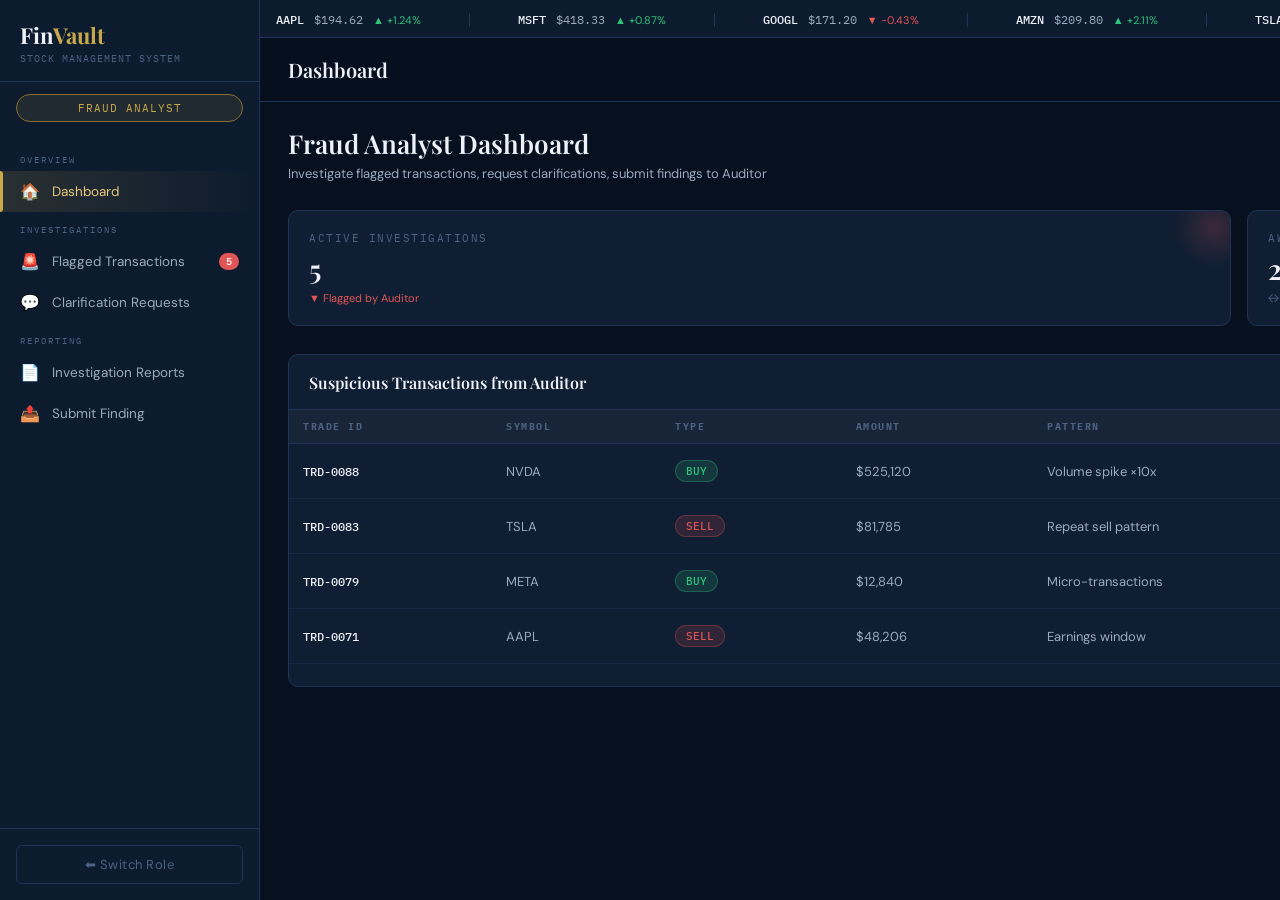
<file: fraud-analyst.html>
<!DOCTYPE html>
<html lang="en">
<head>
<meta charset="UTF-8" />
<meta name="viewport" content="width=device-width, initial-scale=1.0" />
<title>FinVault – Fraud Analyst</title>
<link rel="preconnect" href="https://fonts.googleapis.com" />
<link href="https://fonts.googleapis.com/css2?family=Playfair+Display:wght@400;600;700&family=DM+Sans:wght@300;400;500;600&family=IBM+Plex+Mono:wght@400;500&display=swap" rel="stylesheet" />
<link rel="stylesheet" href="style.css" />
<style>
html, body { height: 100%; overflow: hidden; }
.app { height: 100vh; display: flex; overflow: hidden; }
.main-wrap { display: flex; flex-direction: column; height: 100vh; }
.page-content { flex: 1; overflow-y: auto; padding: 24px 28px; }
</style>
</head>
<body>
<div class="app">

  <aside class="sidebar">
    <div class="sidebar-brand">
      <div class="brand-name">Fin<span>Vault</span></div>
      <div class="brand-sub">STOCK MANAGEMENT SYSTEM</div>
    </div>
    <div class="sidebar-role-pill">FRAUD ANALYST</div>
    <nav class="sidebar-nav">
      <div class="nav-section-label">Overview</div>
      <div class="nav-item active" onclick="showView('dashboard')"><span class="nav-icon">🏠</span> Dashboard</div>
      <div class="nav-section-label">Investigations</div>
      <div class="nav-item" onclick="showView('flagged')"><span class="nav-icon">🚨</span> Flagged Transactions <span class="nav-badge">5</span></div>
      <div class="nav-item" onclick="showView('clarifications')"><span class="nav-icon">💬</span> Clarification Requests</div>
      <div class="nav-section-label">Reporting</div>
      <div class="nav-item" onclick="showView('reports')"><span class="nav-icon">📄</span> Investigation Reports</div>
      <div class="nav-item" onclick="showView('submit-finding')"><span class="nav-icon">📤</span> Submit Finding</div>
    </nav>
    <div class="sidebar-footer">
      <button class="sidebar-logout" onclick="window.location.href='index.html'">⬅ Switch Role</button>
    </div>
  </aside>

  <div class="main-wrap">
    <div class="ticker-wrap"><div class="ticker-inner" id="ticker"></div></div>
    <div class="topbar">
      <div class="topbar-title" id="topbar-title">Dashboard</div>
      <div class="topbar-date" id="topbar-date"></div>
      <div class="topbar-avatar">FA</div>
    </div>
    <div class="page-content">

      <!-- ══ Dashboard ══ -->
      <div class="view active" id="view-dashboard">
        <div class="page-header">
          <div class="page-header-left">
            <h2>Fraud Analyst Dashboard</h2>
            <p>Investigate flagged transactions, request clarifications, submit findings to Auditor</p>
          </div>
          <button class="btn btn-primary" onclick="openModal('modal-submit-findings')">📤 Submit Finding</button>
        </div>
        <div class="stats-row">
          <div class="stat-card" style="--accent:rgba(224,85,85,.2)"><div class="stat-label">Active Investigations</div><div class="stat-value">5</div><div class="stat-change down">▼ Flagged by Auditor</div></div>
          <div class="stat-card" style="--accent:rgba(240,168,48,.2)"><div class="stat-label">Awaiting Clarification</div><div class="stat-value">2</div><div class="stat-change neutral">↔ From Trade Manager</div></div>
          <div class="stat-card" style="--accent:rgba(46,196,122,.2)"><div class="stat-label">Cases Cleared</div><div class="stat-value">28</div><div class="stat-change up">▲ This month</div></div>
          <div class="stat-card" style="--accent:rgba(155,109,240,.2)"><div class="stat-label">Fraud Confirmed</div><div class="stat-value">2</div><div class="stat-change down">▼ Escalated to legal</div></div>
        </div>

        <div class="two-col">
          <div class="card">
            <div class="card-header"><div class="card-title">Suspicious Transactions from Auditor</div><span class="badge badge-red">5 Active</span></div>
            <div class="table-wrap">
              <table class="data-table">
                <thead><tr><th>Trade ID</th><th>Symbol</th><th>Type</th><th>Amount</th><th>Pattern</th><th>Priority</th><th>Action</th></tr></thead>
                <tbody>
                  <tr><td class="mono">TRD-0088</td><td>NVDA</td><td><span class="badge badge-green">BUY</span></td><td>$525,120</td><td>Volume spike ×10x</td><td><span class="badge badge-red">Critical</span></td><td><div style="display:flex;gap:6px;flex-wrap:wrap;"><button class="btn btn-sm btn-outline" onclick="openModal('modal-clarification-fa')">Request Clarif.</button><button class="btn btn-sm btn-danger" onclick="openModal('modal-submit-findings')">Submit Result</button></div></td></tr>
                  <tr><td class="mono">TRD-0083</td><td>TSLA</td><td><span class="badge badge-red">SELL</span></td><td>$81,785</td><td>Repeat sell pattern</td><td><span class="badge badge-amber">High</span></td><td><div style="display:flex;gap:6px;flex-wrap:wrap;"><button class="btn btn-sm btn-outline" onclick="openModal('modal-clarification-fa')">Request Clarif.</button><button class="btn btn-sm btn-danger" onclick="openModal('modal-submit-findings')">Submit Result</button></div></td></tr>
                  <tr><td class="mono">TRD-0079</td><td>META</td><td><span class="badge badge-green">BUY</span></td><td>$12,840</td><td>Micro-transactions</td><td><span class="badge badge-amber">Medium</span></td><td><div style="display:flex;gap:6px;flex-wrap:wrap;"><button class="btn btn-sm btn-outline" onclick="openModal('modal-clarification-fa')">Request Clarif.</button><button class="btn btn-sm btn-danger" onclick="openModal('modal-submit-findings')">Submit Result</button></div></td></tr>
                  <tr><td class="mono">TRD-0071</td><td>AAPL</td><td><span class="badge badge-red">SELL</span></td><td>$48,206</td><td>Earnings window</td><td><span class="badge badge-green">Low</span></td><td><button class="btn btn-sm btn-success" onclick="showToast('✅ TRD-0071 cleared — no fraud detected','green')">Clear</button></td></tr>
                </tbody>
              </table>
            </div>
          </div>
          <div class="card">
            <div class="card-header"><div class="card-title">Investigation Progress</div></div>
            <div class="card-body">
              <div style="display:flex;flex-direction:column;gap:18px;">
                <div>
                  <div style="display:flex;justify-content:space-between;margin-bottom:6px;font-size:13px;"><span>TRD-0088 – NVDA Volume</span><span class="mono" style="color:var(--red)">70%</span></div>
                  <div class="progress-bar"><div class="progress-fill" style="width:70%;background:var(--red);"></div></div>
                </div>
                <div>
                  <div style="display:flex;justify-content:space-between;margin-bottom:6px;font-size:13px;"><span>TRD-0083 – TSLA Pattern</span><span class="mono" style="color:var(--green)">100%</span></div>
                  <div class="progress-bar"><div class="progress-fill" style="width:100%;background:var(--green);"></div></div>
                </div>
                <div>
                  <div style="display:flex;justify-content:space-between;margin-bottom:6px;font-size:13px;"><span>TRD-0079 – META Micro</span><span class="mono" style="color:var(--amber)">45%</span></div>
                  <div class="progress-bar"><div class="progress-fill" style="width:45%;background:var(--amber);"></div></div>
                </div>
                <div>
                  <div style="display:flex;justify-content:space-between;margin-bottom:6px;font-size:13px;"><span>TRD-0071 – AAPL Earnings</span><span class="mono" style="color:var(--green)">100%</span></div>
                  <div class="progress-bar"><div class="progress-fill" style="width:100%;background:var(--green);"></div></div>
                </div>
                <div>
                  <div style="display:flex;justify-content:space-between;margin-bottom:6px;font-size:13px;"><span>TRD-0065 – Wash Trading</span><span class="mono" style="color:var(--green)">100%</span></div>
                  <div class="progress-bar"><div class="progress-fill" style="width:100%;background:var(--red);"></div></div>
                </div>
              </div>
            </div>
          </div>
        </div>
      </div>

      <!-- ══ Flagged Transactions ══ -->
      <div class="view" id="view-flagged">
        <div class="page-header">
          <div class="page-header-left">
            <h2>Flagged Transactions</h2>
            <p>All suspicious transactions forwarded by the Auditor for investigation</p>
          </div>
          <button class="btn btn-primary" onclick="openModal('modal-clarification-fa')">💬 Request Clarification</button>
        </div>
        <div class="card">
          <div class="table-wrap">
            <table class="data-table">
              <thead><tr><th>Trade ID</th><th>Symbol</th><th>Type</th><th>Qty</th><th>Amount</th><th>Pattern</th><th>Priority</th><th>Received</th><th>Action</th></tr></thead>
              <tbody>
                <tr><td class="mono">TRD-0088</td><td>NVDA</td><td><span class="badge badge-green">BUY</span></td><td>600</td><td>$525,120</td><td>Volume spike ×10x</td><td><span class="badge badge-red">Critical</span></td><td class="mono">2026-03-28</td><td><div style="display:flex;gap:6px;"><button class="btn btn-sm btn-outline" onclick="openModal('modal-clarification-fa')">Clarif.</button><button class="btn btn-sm btn-danger" onclick="openModal('modal-submit-findings')">Result</button></div></td></tr>
                <tr><td class="mono">TRD-0083</td><td>TSLA</td><td><span class="badge badge-red">SELL</span></td><td>500</td><td>$81,785</td><td>Repeated sell pattern</td><td><span class="badge badge-amber">High</span></td><td class="mono">2026-03-27</td><td><div style="display:flex;gap:6px;"><button class="btn btn-sm btn-outline" onclick="openModal('modal-clarification-fa')">Clarif.</button><button class="btn btn-sm btn-danger" onclick="openModal('modal-submit-findings')">Result</button></div></td></tr>
                <tr><td class="mono">TRD-0079</td><td>META</td><td><span class="badge badge-green">BUY</span></td><td>25</td><td>$12,840</td><td>Micro-transaction pattern</td><td><span class="badge badge-amber">Medium</span></td><td class="mono">2026-03-27</td><td><div style="display:flex;gap:6px;"><button class="btn btn-sm btn-outline" onclick="openModal('modal-clarification-fa')">Clarif.</button><button class="btn btn-sm btn-danger" onclick="openModal('modal-submit-findings')">Result</button></div></td></tr>
                <tr><td class="mono">TRD-0071</td><td>AAPL</td><td><span class="badge badge-red">SELL</span></td><td>248</td><td>$48,206</td><td>Earnings window timing</td><td><span class="badge badge-green">Low</span></td><td class="mono">2026-03-25</td><td><button class="btn btn-sm btn-success" onclick="showToast('✅ TRD-0071 cleared','green')">Clear</button></td></tr>
                <tr><td class="mono">TRD-0065</td><td>MSFT</td><td><span class="badge badge-green">BUY</span></td><td>180</td><td>$75,299</td><td>Wash trading scheme</td><td><span class="badge badge-red">Critical</span></td><td class="mono">2026-03-22</td><td><div style="display:flex;gap:6px;"><button class="btn btn-sm btn-danger" onclick="openModal('modal-submit-findings')">Result</button></div></td></tr>
              </tbody>
            </table>
          </div>
        </div>
      </div>

      <!-- ══ Clarifications ══ -->
      <div class="view" id="view-clarifications">
        <div class="page-header">
          <div class="page-header-left">
            <h2>Clarification Requests to Trade Manager</h2>
            <p>Request and track clarifications on flagged trades from Trade Manager</p>
          </div>
          <button class="btn btn-primary" onclick="openModal('modal-clarification-fa')">＋ New Clarification Request</button>
        </div>
        <div class="card">
          <div class="table-wrap">
            <table class="data-table">
              <thead><tr><th>Req ID</th><th>Trade ID</th><th>Symbol</th><th>Concern</th><th>Sent To</th><th>Deadline</th><th>Response Received</th><th>Status</th></tr></thead>
              <tbody>
                <tr><td class="mono">CLR-008</td><td class="mono">TRD-0088</td><td>NVDA</td><td>Justify ×600 share buy</td><td>Trade Manager</td><td class="mono">2026-03-30</td><td>—</td><td><span class="badge badge-amber">Awaiting</span></td></tr>
                <tr><td class="mono">CLR-007</td><td class="mono">TRD-0083</td><td>TSLA</td><td>Explain repeated sell within 2hrs</td><td>Trade Manager</td><td class="mono">2026-03-29</td><td>Portfolio rebalancing</td><td><span class="badge badge-green">Received</span></td></tr>
                <tr><td class="mono">CLR-006</td><td class="mono">TRD-0079</td><td>META</td><td>Micro-transaction pattern</td><td>Trade Manager</td><td class="mono">2026-03-31</td><td>—</td><td><span class="badge badge-amber">Awaiting</span></td></tr>
                <tr><td class="mono">CLR-005</td><td class="mono">TRD-0071</td><td>AAPL</td><td>Earnings window timing</td><td>Trade Manager</td><td class="mono">2026-03-28</td><td>Pre-approved by board</td><td><span class="badge badge-green">Received</span></td></tr>
              </tbody>
            </table>
          </div>
        </div>
      </div>

      <!-- ══ Reports ══ -->
      <div class="view" id="view-reports">
        <div class="page-header">
          <div class="page-header-left">
            <h2>Fraud Investigation Reports</h2>
            <p>All investigation results submitted to the Auditor</p>
          </div>
          <button class="btn btn-primary" onclick="openModal('modal-submit-findings')">＋ Submit New Finding</button>
        </div>
        <div class="card">
          <div class="table-wrap">
            <table class="data-table">
              <thead><tr><th>Report ID</th><th>Trade ID</th><th>Symbol</th><th>Finding Summary</th><th>Verdict</th><th>Submitted</th><th>Auditor Ack.</th></tr></thead>
              <tbody>
                <tr><td class="mono">FIR-022</td><td class="mono">TRD-0083</td><td>TSLA</td><td>Pattern = portfolio rebalancing per board directive — no manipulation</td><td><span class="badge badge-green">CLEAR</span></td><td>2026-03-28</td><td><span class="badge badge-green">Acknowledged</span></td></tr>
                <tr><td class="mono">FIR-021</td><td class="mono">TRD-0079</td><td>META</td><td>Micro-transactions — 12 similar buys over 3 days, investigation ongoing</td><td><span class="badge badge-amber">SUSPICIOUS</span></td><td>2026-03-27</td><td><span class="badge badge-amber">Pending</span></td></tr>
                <tr><td class="mono">FIR-019</td><td class="mono">TRD-0071</td><td>AAPL</td><td>Earnings trade pre-approved by board waiver WVR-2026-003</td><td><span class="badge badge-green">CLEAR</span></td><td>2026-03-25</td><td><span class="badge badge-green">Acknowledged</span></td></tr>
                <tr><td class="mono">FIR-018</td><td class="mono">TRD-0065</td><td>MSFT</td><td>Confirmed wash trading scheme — 3 coordinated accounts, automated 4-second intervals</td><td><span class="badge badge-red">FRAUD CONFIRMED</span></td><td>2026-03-22</td><td><span class="badge badge-green">Acknowledged</span></td></tr>
              </tbody>
            </table>
          </div>
        </div>
      </div>

      <!-- ══ Submit Finding ══ -->
      <div class="view" id="view-submit-finding">
        <div class="page-header">
          <div class="page-header-left">
            <h2>Submit Fraud Investigation Result</h2>
            <p>Send investigation verdict and evidence summary to the Auditor</p>
          </div>
        </div>
        <div class="two-col">
          <div class="card">
            <div class="card-header"><div class="card-title">Investigation Result Form</div></div>
            <div class="card-body">
              <div class="form-row">
                <div class="form-group"><label class="form-label">Trade / Case ID</label><input class="form-control" placeholder="e.g. TRD-0088" /></div>
                <div class="form-group"><label class="form-label">Symbol</label><input class="form-control" placeholder="e.g. NVDA" /></div>
              </div>
              <div class="form-group"><label class="form-label">Investigation Verdict</label>
                <select class="form-control"><option>CLEAR – No fraud detected</option><option>SUSPICIOUS – Further monitoring required</option><option>FRAUD CONFIRMED – Escalate to legal</option></select>
              </div>
              <div class="form-group"><label class="form-label">Evidence Summary</label><textarea class="form-control" rows="5" placeholder="Summarize your investigation findings and evidence collected…"></textarea></div>
              <div class="form-group"><label class="form-label">Recommended Action</label>
                <select class="form-control"><option>No action required</option><option>Continue monitoring</option><option>Suspend trader account</option><option>Legal escalation</option><option>Regulatory report</option></select>
              </div>
              <div class="form-group"><label class="form-label">Supporting Evidence File</label><input type="file" class="form-control" style="padding:8px;" /></div>
              <button class="btn btn-primary" style="width:100%;" onclick="submitFinding()">
  Submit to Auditor
</button>
            </div>
          </div>
          <div class="card">
            <div class="card-header"><div class="card-title">Pending Submissions</div></div>
            <div class="card-body">
              <div class="timeline">
                <div class="tl-item"><div class="tl-dot red">🔎</div><div><div class="tl-meta">TRD-0088 · NVDA · Critical</div><div class="tl-text">Investigation 70% complete. Volume spike origin traced to 2 external accounts. Awaiting bank confirmation.</div></div></div>
                <div class="tl-item"><div class="tl-dot amber">🔎</div><div><div class="tl-meta">TRD-0079 · META · Medium</div><div class="tl-text">Micro-transaction pattern analysis in progress. 45% complete. Awaiting Trade Manager response CLR-006.</div></div></div>
              </div>
            </div>
          </div>
        </div>
      </div>

    </div>
  </div>
</div>

<!-- Modals -->
<div class="modal-overlay" id="modal-clarification-fa">
  <div class="modal">
    <div class="modal-header"><div class="modal-title">Request Clarification from Trade Manager</div><button class="modal-close" onclick="closeModal('modal-clarification-fa')">✕</button></div>
    <div class="modal-body">
      <div class="form-group"><label class="form-label">Flagged Trade ID</label><input class="form-control" placeholder="e.g. TRD-0088" /></div>
      <div class="form-group"><label class="form-label">Pattern of Concern</label>
        <select class="form-control"><option>Volume Spike</option><option>Repeated Pattern</option><option>Micro-Transactions</option><option>Timing Anomaly</option><option>Other</option></select>
      </div>
      <div class="form-group"><label class="form-label">Clarification Required</label><textarea class="form-control" rows="4" placeholder="What specific information do you need from the Trade Manager?"></textarea></div>
      <div class="form-group"><label class="form-label">Response Deadline</label><input type="date" class="form-control" /></div>
    </div>
    <div class="modal-footer">
      <button class="btn btn-outline" onclick="closeModal('modal-clarification-fa')">Cancel</button>
  <button class="btn btn-primary" onclick="sendClarification()">Send Request</button>
    </div>
  </div>
</div>

<div class="modal-overlay" id="modal-submit-findings">
  <div class="modal">
    <div class="modal-header"><div class="modal-title">Submit Fraud Investigation Result</div><button class="modal-close" onclick="closeModal('modal-submit-findings')">✕</button></div>
    <div class="modal-body">
      <div class="form-group"><label class="form-label">Trade / Case ID</label><input class="form-control" placeholder="e.g. TRD-0088" /></div>
      <div class="form-group"><label class="form-label">Investigation Verdict</label>
        <select class="form-control"><option>CLEAR – No fraud detected</option><option>SUSPICIOUS – Further monitoring required</option><option>FRAUD CONFIRMED – Escalate to legal</option></select>
      </div>
      <div class="form-group"><label class="form-label">Evidence Summary</label><textarea class="form-control" rows="4" placeholder="Summarize your investigation findings and evidence…"></textarea></div>
      <div class="form-group"><label class="form-label">Recommended Action</label>
        <select class="form-control"><option>No action required</option><option>Continue monitoring</option><option>Suspend trader account</option><option>Legal escalation</option><option>Regulatory report</option></select>
      </div>
    </div>
    <div class="modal-footer">
      <button class="btn btn-outline" onclick="closeModal('modal-submit-findings')">Cancel</button>
  <button class="btn btn-primary" onclick="submitFinding()">Submit to Auditor</button>
    </div>
  </div>
</div>

<div class="toast-container" id="toast-container"></div>

<script>
const API = 'api/';

// ================= LOAD FLAGGED =================
async function loadFlagged(){
  const res = await fetch(API+'get_flagged_transactions.php');
  const data = await res.json();

  const tbody = document.querySelector('#view-flagged tbody');
  tbody.innerHTML = '';

  data.forEach(t=>{
    tbody.innerHTML += `
    <tr>
      <td class="mono">${t.trade_id}</td>
      <td>${t.symbol}</td>
      <td>${t.type}</td>
      <td>${t.qty}</td>
      <td>$${t.amount}</td>
      <td>${t.pattern}</td>
      <td><span class="badge badge-red">${t.priority}</span></td>
      <td class="mono">${t.created_at.split(' ')[0]}</td>
      <td>
        <div style="display:flex;gap:6px;">
          <button class="btn btn-sm btn-outline" onclick="openClarification('${t.trade_id}')">Clarif.</button>
          <button class="btn btn-sm btn-danger" onclick="openFinding('${t.trade_id}','${t.symbol}')">Result</button>
        </div>
      </td>
    </tr>`;
  });
}

// ================= FINDINGS =================
let currentTrade = '';
let currentSymbol = '';

function openFinding(trade,symbol){
  currentTrade = trade;
  currentSymbol = symbol;
  openModal('modal-submit-findings');
}

async function submitFinding(){
  const verdict = document.querySelector('#modal-submit-findings select').value;
  const summary = document.querySelector('#modal-submit-findings textarea').value;

  if(!summary){
    showToast('⚠ Add evidence summary','amber');
    return;
  }

  await fetch(API+'submit_finding.php',{
    method:'POST',
    headers:{'Content-Type':'application/json'},
    body:JSON.stringify({
      trade_id: currentTrade,
      symbol: currentSymbol,
      verdict,
      summary,
      action: verdict
    })
  });

  closeModal('modal-submit-findings');
  showToast('📤 Finding submitted','green');
}

// ================= CLARIFICATION =================
let clarificationTrade = '';

function openClarification(trade){
  clarificationTrade = trade;
  openModal('modal-clarification-fa');
}

async function sendClarification(){
  const pattern = document.querySelector('#modal-clarification-fa select').value;
  const message = document.querySelector('#modal-clarification-fa textarea').value;
  const deadline = document.querySelector('#modal-clarification-fa input[type="date"]').value;

  if(!message){
    showToast('⚠ Enter clarification','amber');
    return;
  }

  await fetch(API+'request_clarification.php',{
    method:'POST',
    headers:{'Content-Type':'application/json'},
    body:JSON.stringify({
      trade_id: clarificationTrade,
      pattern,
      message,
      deadline
    })
  });

  closeModal('modal-clarification-fa');
  showToast('📨 Request sent','blue');
}

// ================= EXTRA (KEEP YOUR EXISTING FUNCTIONS) =================
const TICKER_DATA=[{s:'AAPL',p:'$194.62',c:'+1.24%',up:true},{s:'MSFT',p:'$418.33',c:'+0.87%',up:true},{s:'GOOGL',p:'$171.20',c:'-0.43%',up:false},{s:'AMZN',p:'$209.80',c:'+2.11%',up:true},{s:'TSLA',p:'$163.57',c:'-3.28%',up:false},{s:'META',p:'$511.40',c:'+1.55%',up:true},{s:'NVDA',p:'$875.20',c:'+4.02%',up:true},{s:'JPMC',p:'$198.45',c:'-0.15%',up:false}];

function buildTicker(){
  const el=document.getElementById('ticker');
  el.innerHTML=[...TICKER_DATA,...TICKER_DATA].map(t=>`
    <div class="ticker-item">
      <span class="ticker-symbol">${t.s}</span>
      <span class="ticker-price">${t.p}</span>
      <span class="ticker-change" style="color:var(${t.up?'--green':'--red'})">
        ${t.up?'▲':'▼'} ${t.c}
      </span>
    </div>
    <span class="ticker-divider"></span>
  `).join('');
}

buildTicker();

document.getElementById('topbar-date').textContent =
  new Date().toLocaleDateString('en-US',{
    weekday:'short',year:'numeric',month:'short',day:'numeric'
  });

const VIEWS=['dashboard','flagged','clarifications','reports','submit-finding'];
const TITLES={
  dashboard:'Dashboard',
  flagged:'Flagged Transactions',
  clarifications:'Clarification Requests',
  reports:'Investigation Reports',
  'submit-finding':'Submit Finding'
};

function showView(id){
  VIEWS.forEach(v=>
    document.getElementById('view-'+v)
    .classList.toggle('active',v===id)
  );
  document.getElementById('topbar-title').textContent =
    TITLES[id]||'Dashboard';
}

function openModal(id){
  document.getElementById(id).classList.add('open');
}

function closeModal(id){
  document.getElementById(id).classList.remove('open');
}

document.querySelectorAll('.modal-overlay').forEach(o=>
  o.addEventListener('click',e=>{
    if(e.target===o) o.classList.remove('open');
  })
);

const TC={
  green:'var(--green)',
  red:'var(--red)',
  amber:'var(--amber)',
  blue:'var(--blue)',
  gold:'var(--gold)'
};

function showToast(msg,color='green'){
  const c=document.getElementById('toast-container');
  const t=document.createElement('div');
  t.className='toast';
  t.style.borderLeftColor=TC[color]||TC.green;
  t.innerHTML=`<span>${msg}</span>`;
  c.appendChild(t);
  setTimeout(()=>t.remove(),4200);
}

// ================= INIT =================
loadFlagged();

</script>
</body>
</html>
</file>
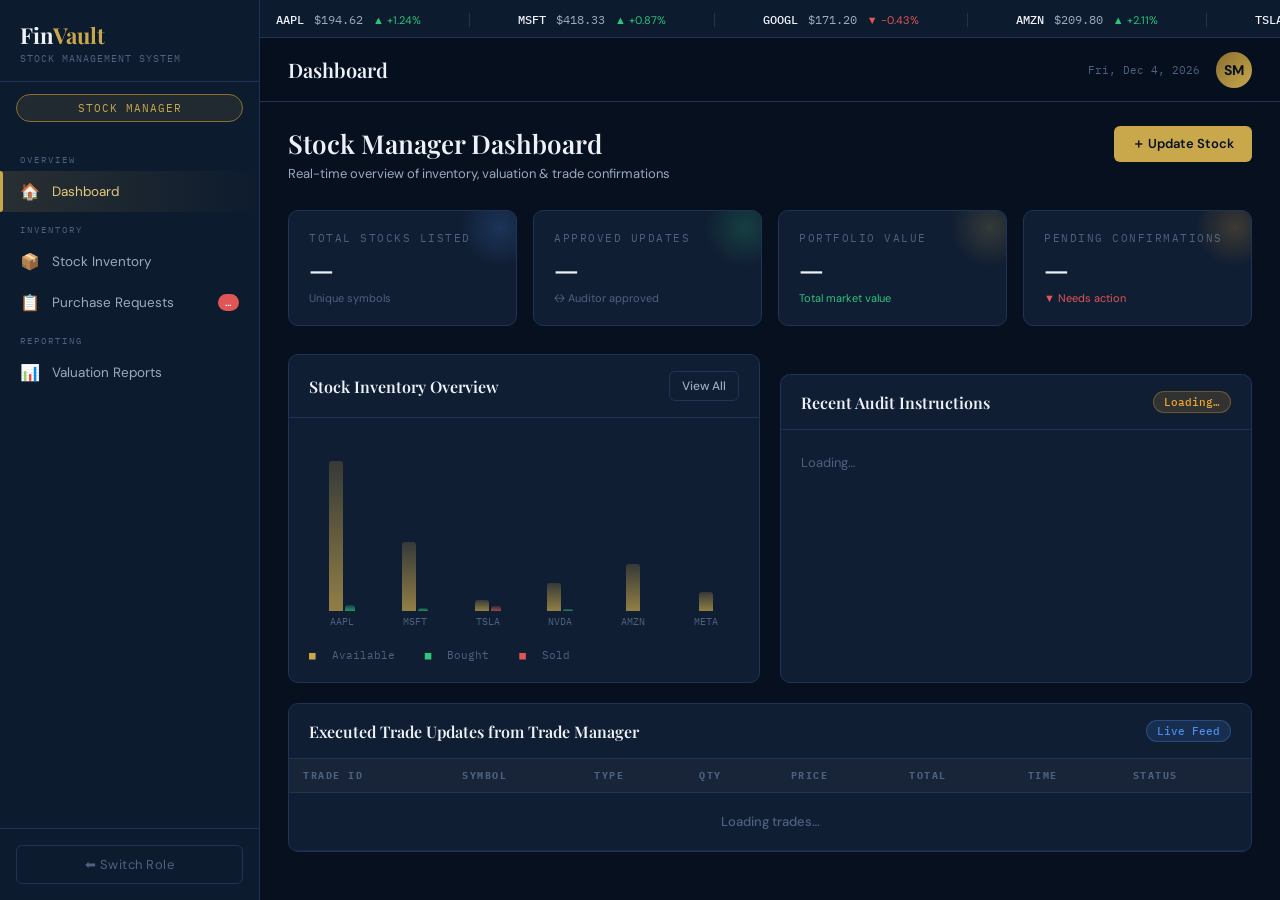
<file: stock-manager.html>
<!DOCTYPE html>
<html lang="en">
<head>
<meta charset="UTF-8" />
<meta name="viewport" content="width=device-width, initial-scale=1.0" />
<title>FinVault – Stock Manager</title>
<link rel="preconnect" href="https://fonts.googleapis.com" />
<link href="https://fonts.googleapis.com/css2?family=Playfair+Display:wght@400;600;700&family=DM+Sans:wght@300;400;500;600&family=IBM+Plex+Mono:wght@400;500&display=swap" rel="stylesheet" />
<link rel="stylesheet" href="style.css" />
<style>
  /* ── Screen-fit: sidebar fixed, rest scrolls inside main ── */
  html, body { height: 100%; overflow: hidden; }

  .app {
    height: 100vh;
    overflow: hidden;
    display: flex;
  }

  .sidebar {
    /* already position:fixed in style.css — nothing to change */
  }

  .main-wrap {
    display: flex;
    flex-direction: column;
    height: 100vh;
    overflow: hidden;
  }

  /* The scrollable area is ONLY page-content */
  .page-content {
    flex: 1;
    overflow-y: auto;
    padding: 24px 28px;
  }

  /* Ticker stays at its natural height */
  .ticker-wrap { flex-shrink: 0; }
  .topbar      { flex-shrink: 0; }
</style>
</head>
<body>
<div class="app">
  <!-- ── Sidebar ───────────────────────────────── -->
  <aside class="sidebar">
    <div class="sidebar-brand">
      <div class="brand-name">Fin<span>Vault</span></div>
      <div class="brand-sub">STOCK MANAGEMENT SYSTEM</div>
    </div>
    <div class="sidebar-role-pill">STOCK MANAGER</div>
    <nav class="sidebar-nav">
      <div class="nav-section-label">Overview</div>
      <div class="nav-item active" onclick="showView('dashboard')">
        <span class="nav-icon">🏠</span> Dashboard
      </div>
      <div class="nav-section-label">Inventory</div>
      <div class="nav-item" onclick="showView('inventory')">
        <span class="nav-icon">📦</span> Stock Inventory
      </div>
      <div class="nav-item" id="nav-requests" onclick="showView('requests')">
        <span class="nav-icon">📋</span> Purchase Requests
        <span class="nav-badge" id="pending-badge">…</span>
      </div>
      <div class="nav-section-label">Reporting</div>
      <div class="nav-item" onclick="showView('reports')">
        <span class="nav-icon">📊</span> Valuation Reports
      </div>
    </nav>
    <div class="sidebar-footer">
      <button class="sidebar-logout" onclick="window.location.href='index.html'">⬅ Switch Role</button>
    </div>
  </aside>

  <!-- ── Main ──────────────────────────────────── -->
  <div class="main-wrap">
    <!-- Ticker -->
    <div class="ticker-wrap"><div class="ticker-inner" id="ticker"></div></div>
    <!-- Topbar -->
    <div class="topbar">
      <div class="topbar-title" id="topbar-title">Dashboard</div>
      <div class="topbar-date" id="topbar-date"></div>
      <div class="topbar-avatar">SM</div>
    </div>

    <div class="page-content">

      <!-- ══ View: Dashboard ══ -->
      <div class="view active" id="view-dashboard">
        <div class="page-header">
          <div class="page-header-left">
            <h2>Stock Manager Dashboard</h2>
            <p>Real-time overview of inventory, valuation &amp; trade confirmations</p>
          </div>
          <button class="btn btn-primary" onclick="openModal('modal-update-stock')">＋ Update Stock</button>
        </div>

        <!-- Stat cards – values loaded from DB -->
        <div class="stats-row">
          <div class="stat-card" style="--accent:rgba(75,142,240,.2)">
            <div class="stat-label">Total Stocks Listed</div>
            <div class="stat-value" id="stat-total">—</div>
            <div class="stat-change neutral">Unique symbols</div>
          </div>
          <div class="stat-card" style="--accent:rgba(46,196,122,.2)">
            <div class="stat-label">Approved Updates</div>
            <div class="stat-value" id="stat-approved">—</div>
            <div class="stat-change neutral">↔ Auditor approved</div>
          </div>
          <div class="stat-card" style="--accent:rgba(201,168,76,.2)">
            <div class="stat-label">Portfolio Value</div>
            <div class="stat-value" id="stat-portfolio">—</div>
            <div class="stat-change up">Total market value</div>
          </div>
          <div class="stat-card" style="--accent:rgba(240,168,48,.2)">
            <div class="stat-label">Pending Confirmations</div>
            <div class="stat-value" id="stat-pending">—</div>
            <div class="stat-change down">▼ Needs action</div>
          </div>
        </div>

        <div class="two-col">
          <div class="card">
            <div class="card-header">
              <div class="card-title">Stock Inventory Overview</div>
              <button class="btn btn-sm btn-outline" onclick="showView('inventory')">View All</button>
            </div>
            <div class="card-body">
              <div class="chart-container" id="sm-bar-chart"></div>
              <div style="display:flex;gap:16px;margin-top:10px;font-size:11px;font-family:'IBM Plex Mono',monospace;color:var(--text-lo);">
                <span style="color:var(--gold)">■</span> Available &nbsp;
                <span style="color:var(--green)">■</span> Bought &nbsp;
                <span style="color:var(--red)">■</span> Sold
              </div>
            </div>
          </div>

          <div class="card">
            <div class="card-header">
              <div class="card-title">Recent Audit Instructions</div>
              <span class="badge badge-amber" id="correction-badge">Loading…</span>
            </div>
            <div class="card-body">
              <div class="timeline" id="corrections-timeline">
                <div style="color:var(--text-lo);font-size:13px;">Loading…</div>
              </div>
            </div>
          </div>
        </div>

        <div class="card" style="margin-top:20px;">
          <div class="card-header">
            <div class="card-title">Executed Trade Updates from Trade Manager</div>
            <span class="badge badge-blue">Live Feed</span>
          </div>
          <div class="table-wrap">
            <table class="data-table">
              <thead><tr><th>Trade ID</th><th>Symbol</th><th>Type</th><th>Qty</th><th>Price</th><th>Total</th><th>Time</th><th>Status</th></tr></thead>
              <tbody id="trades-tbody">
                <tr><td colspan="8" style="text-align:center;color:var(--text-lo);padding:20px;">Loading trades…</td></tr>
              </tbody>
            </table>
          </div>
        </div>
      </div><!-- /dashboard -->

      <!-- ══ View: Inventory ══ -->
      <div class="view" id="view-inventory">
        <div class="page-header">
          <div class="page-header-left">
            <h2>Stock Inventory</h2>
            <p>Manage all listed stocks — quantities, pricing, and availability status</p>
          </div>
          <div style="display:flex;gap:10px;flex-wrap:wrap;">
            <button class="btn btn-outline btn-sm" onclick="openModal('modal-submit-valuation')">📊 Submit Valuation Report</button>
            <button class="btn btn-primary" onclick="openModal('modal-update-stock')">＋ Update Stock</button>
          </div>
        </div>
        <div class="alert alert-blue">ℹ️ <span>Stock quantity updates require Auditor approval before they are reflected in the live inventory.</span></div>
        <div class="card">
          <div class="card-header">
            <div class="card-title">All Stocks</div>
            <input class="form-control" id="inv-search" style="width:220px;padding:7px 12px;font-size:13px;" placeholder="🔍 Search symbol…" oninput="filterInventory()" />
          </div>
          <div class="table-wrap">
            <table class="data-table">
              <!-- FIX #6: Removed "Action/Confirm" column — confirm button without a request_id would always fail with "No request selected" -->
              <thead><tr><th>Symbol</th><th>Company</th><th>Shares Available</th><th>Price/Share</th><th>Market Value</th><th>Sector</th><th>Status</th><th>Action</th></tr></thead>
              <tbody id="inventory-tbody">
                <tr><td colspan="8" style="text-align:center;color:var(--text-lo);padding:20px;">Loading inventory…</td></tr>
              </tbody>
            </table>
          </div>
        </div>
      </div><!-- /inventory -->

      <!-- ══ View: Reports ══ -->
      <div class="view" id="view-reports">
        <div class="page-header">
          <div class="page-header-left">
            <h2>Valuation &amp; Movement Reports</h2>
            <p>Submit stock valuation and movement reports to the Auditor</p>
          </div>
          <button class="btn btn-primary" onclick="openModal('modal-submit-valuation')">📤 Submit New Report</button>
        </div>
        <div class="two-col">
          <div class="card">
            <div class="card-header"><div class="card-title">Submitted Reports</div></div>
            <div class="table-wrap">
              <table class="data-table">
                <thead><tr><th>Report ID</th><th>Type</th><th>Period</th><th>Submitted</th><th>Auditor Status</th></tr></thead>
                <tbody>
                  <tr><td class="mono">RPT-2026-045</td><td>Valuation</td><td>Q1 2026</td><td>2026-03-28</td><td><span class="badge badge-amber">Under Review</span></td></tr>
                  <tr><td class="mono">RPT-2026-032</td><td>Movement</td><td>Feb 2026</td><td>2026-03-01</td><td><span class="badge badge-green">Approved</span></td></tr>
                  <tr><td class="mono">RPT-2026-018</td><td>Valuation</td><td>Q4 2025</td><td>2026-01-15</td><td><span class="badge badge-green">Approved</span></td></tr>
                  <tr><td class="mono">RPT-2026-010</td><td>Movement</td><td>Jan 2026</td><td>2026-02-02</td><td><span class="badge badge-red">Correction Required</span></td></tr>
                </tbody>
              </table>
            </div>
          </div>
          <div class="card">
            <div class="card-header"><div class="card-title">Quick Valuation Summary</div></div>
            <div class="card-body" id="valuation-summary">
              <div style="color:var(--text-lo);font-size:13px;">Loading…</div>
            </div>
          </div>
        </div>
      </div><!-- /reports -->

      <!-- ══ View: Purchase Requests ══ -->
      <div class="view" id="view-requests">
        <div class="page-header">
          <div class="page-header-left">
            <h2>Purchase Requests from Trade Manager</h2>
            <p>Review and fulfill stock purchase requests submitted by Trade Manager</p>
          </div>
        </div>
        <div class="alert alert-amber" id="requests-alert">
          ⏳ <span id="requests-alert-text">Loading requests…</span>
        </div>
        <div class="card">
          <div class="table-wrap">
            <table class="data-table">
              <thead><tr><th>Request ID</th><th>Symbol</th><th>Qty Requested</th><th>Req. Price</th><th>Available Qty</th><th>Market Price</th><th>Priority</th><th>Status</th><th>Action</th></tr></thead>
              <tbody id="requests-tbody">
                <tr><td colspan="9" style="text-align:center;color:var(--text-lo);padding:20px;">Loading…</td></tr>
              </tbody>
            </table>
          </div>
        </div>
      </div><!-- /requests -->

    </div><!-- /page-content -->
  </div><!-- /main-wrap -->
</div><!-- /app -->

<!-- ── Modal: Update Stock ──────────────────────── -->
<div class="modal-overlay" id="modal-update-stock">
  <div class="modal">
    <div class="modal-header">
      <div class="modal-title">Update Stock Quantity</div>
      <button class="modal-close" onclick="closeModal('modal-update-stock')">✕</button>
    </div>
    <div class="modal-body">
      <div class="alert alert-amber">⚠ <span>Quantity updates require Auditor approval before becoming active.</span></div>
      <div class="form-group">
        <label class="form-label">Stock Symbol</label>
        <select class="form-control" id="update-stock-select" onchange="updateCurrentQty(this)">
          <option value="">-- Select Symbol --</option>
        </select>
      </div>
      <div class="form-row">
        <div class="form-group">
          <label class="form-label">Current Quantity</label>
          <input class="form-control" id="current-qty-display" value="" readonly style="opacity:.5;" placeholder="Select a stock above…" />
        </div>
        <div class="form-group">
          <label class="form-label">New Quantity</label>
          <input type="number" class="form-control" id="new-qty-input" placeholder="Enter new qty…" min="0" />
        </div>
      </div>
      <div class="form-group">
        <label class="form-label">Reason for Update</label>
        <textarea class="form-control" id="update-reason" rows="3" placeholder="Explain why this quantity needs to be updated…"></textarea>
      </div>
    </div>
    <div class="modal-footer">
      <button class="btn btn-outline" onclick="closeModal('modal-update-stock')">Cancel</button>
      <button class="btn btn-primary" onclick="submitStockUpdate()">Submit for Approval</button>
    </div>
  </div>
</div>

<!-- ── Modal: Confirm Stock (Purchase Request) ─── -->
<div class="modal-overlay" id="modal-confirm-stock">
  <div class="modal">
    <div class="modal-header">
      <div class="modal-title">Confirm Stock Availability &amp; Price</div>
      <button class="modal-close" onclick="closeModal('modal-confirm-stock')">✕</button>
    </div>
    <div class="modal-body">
      <div class="info-row"><span class="label">Symbol</span><span class="value" id="confirm-symbol">—</span></div>
      <div class="info-row"><span class="label">Available Shares</span><span class="value" id="confirm-available">—</span></div>
      <div class="info-row"><span class="label">Current Market Price</span><span class="value" id="confirm-price">—</span></div>
      <div class="info-row"><span class="label">Requested By</span><span class="value" id="confirm-requester">—</span></div>
      <div class="info-row"><span class="label">Requested Quantity</span><span class="value" id="confirm-qty">—</span></div>
      <input type="hidden" id="confirm-request-id" value="" />
      <hr class="divider" />
      <div class="form-group">
        <label class="form-label">Confirmation Note (optional)</label>
        <textarea class="form-control" id="confirm-note" rows="2" placeholder="Any notes for the Trade Manager…"></textarea>
      </div>
    </div>
    <div class="modal-footer">
      <button class="btn btn-danger" onclick="handlePurchaseRequest('reject')">✕ Reject</button>
      <button class="btn btn-success" onclick="handlePurchaseRequest('confirm')">✓ Confirm Availability</button>
    </div>
  </div>
</div>

<!-- ── Modal: Submit Valuation Report ─────────── -->
<div class="modal-overlay" id="modal-submit-valuation">
  <div class="modal">
    <div class="modal-header">
      <div class="modal-title">Submit Valuation &amp; Movement Report</div>
      <button class="modal-close" onclick="closeModal('modal-submit-valuation')">✕</button>
    </div>
    <div class="modal-body">
      <div class="form-row">
        <div class="form-group">
          <label class="form-label">Report Type</label>
          <select class="form-control">
            <option>Valuation Report</option>
            <option>Movement Report</option>
            <option>Combined Report</option>
          </select>
        </div>
        <div class="form-group">
          <label class="form-label">Reporting Period</label>
          <input type="text" class="form-control" placeholder="e.g. Q1 2026" />
        </div>
      </div>
      <div class="form-group">
        <label class="form-label">Total Portfolio Value ($)</label>
        <input type="number" class="form-control" placeholder="4217847" />
      </div>
      <div class="form-row">
        <div class="form-group">
          <label class="form-label">Shares Bought</label>
          <input type="number" class="form-control" placeholder="0" />
        </div>
        <div class="form-group">
          <label class="form-label">Shares Sold</label>
          <input type="number" class="form-control" placeholder="0" />
        </div>
      </div>
      <div class="form-group">
        <label class="form-label">Notes / Remarks</label>
        <textarea class="form-control" rows="3" placeholder="Summary of stock movements and valuation changes…"></textarea>
      </div>
    </div>
    <div class="modal-footer">
      <button class="btn btn-outline" onclick="closeModal('modal-submit-valuation')">Cancel</button>
      <button class="btn btn-primary" onclick="closeModal('modal-submit-valuation');showToast('📊 Valuation report submitted to Auditor','gold')">Submit to Auditor</button>
    </div>
  </div>
</div>

<div class="toast-container" id="toast-container"></div>

<script>
/* ─── Ticker ────────────────────────────────────────── */
const TICKER_DATA = [
  {s:'AAPL',p:'$194.62',c:'+1.24%',up:true},{s:'MSFT',p:'$418.33',c:'+0.87%',up:true},
  {s:'GOOGL',p:'$171.20',c:'-0.43%',up:false},{s:'AMZN',p:'$209.80',c:'+2.11%',up:true},
  {s:'TSLA',p:'$163.57',c:'-3.28%',up:false},{s:'META',p:'$511.40',c:'+1.55%',up:true},
  {s:'NVDA',p:'$875.20',c:'+4.02%',up:true},{s:'JPMC',p:'$198.45',c:'-0.15%',up:false},
];
(function buildTicker() {
  const el = document.getElementById('ticker');
  el.innerHTML = [...TICKER_DATA,...TICKER_DATA].map(t =>
    `<div class="ticker-item">
      <span class="ticker-symbol">${t.s}</span>
      <span class="ticker-price">${t.p}</span>
      <span class="ticker-change" style="color:var(${t.up?'--green':'--red'})">${t.up?'▲':'▼'} ${t.c}</span>
    </div><span class="ticker-divider"></span>`
  ).join('');
})();

document.getElementById('topbar-date').textContent = new Date().toLocaleDateString('en-US',{weekday:'short',year:'numeric',month:'short',day:'numeric'});

/* ─── View switching ────────────────────────────────── */
const ALL_VIEWS = ['dashboard','inventory','reports','requests'];
function showView(id) {
  ALL_VIEWS.forEach(v => document.getElementById('view-'+v).classList.toggle('active', v===id));
  document.querySelectorAll('.nav-item').forEach(n => n.classList.remove('active'));
  const titles = {dashboard:'Dashboard',inventory:'Stock Inventory',reports:'Valuation Reports',requests:'Purchase Requests'};
  document.getElementById('topbar-title').textContent = titles[id] || '';
  document.querySelectorAll('.nav-item').forEach(n => {
    if (n.getAttribute('onclick') && n.getAttribute('onclick').includes(id)) n.classList.add('active');
  });
  if (id === 'dashboard') { drawChart(); loadDashboard(); }
  if (id === 'inventory')  loadInventory();
  if (id === 'requests')   loadPurchaseRequests();
  if (id === 'reports')    loadValuationSummary();
}

/* ─── Toast ─────────────────────────────────────────── */
const toastColors = {green:'var(--green)',red:'var(--red)',amber:'var(--amber)',blue:'var(--blue)',gold:'var(--gold)'};
function showToast(msg, color='green') {
  const c = document.getElementById('toast-container');
  const t = document.createElement('div');
  t.className = 'toast';
  t.style.borderLeftColor = toastColors[color] || toastColors.green;
  t.innerHTML = `<span>${msg}</span>`;
  c.appendChild(t);
  setTimeout(() => t.remove(), 4200);
}

/* ─── Modals ────────────────────────────────────────── */
function openModal(id) { document.getElementById(id).classList.add('open'); }
function closeModal(id) { document.getElementById(id).classList.remove('open'); }
document.querySelectorAll('.modal-overlay').forEach(o =>
  o.addEventListener('click', e => { if (e.target === o) o.classList.remove('open'); })
);

/* ─── API base path ─────────────────────────────────── */
const API = 'api/';

/* ─── FIX #PERF: Centralized fetch helper ───────────── */
function fetchJSON(url, options = {}) {
  return fetch(url, options)
    .then(r => {
      if (!r.ok) throw new Error('HTTP ' + r.status);
      return r.json();
    })
    .catch(err => {
      showToast('❌ Network/API error', 'red');
      throw err;
    });
}

/* ─── Dashboard: load stats + corrections + trades ─── */
function loadDashboard() {
  // Stats
  fetchJSON(API + 'sm_dashboard_stats.php')
    .then(d => {
      document.getElementById('stat-total').textContent    = d.total_stocks ?? '—';
      document.getElementById('stat-approved').textContent = d.approved_updates ?? '—';
      document.getElementById('stat-pending').textContent  = d.pending_confirmations ?? '—';
      // FIX #3: Guard against null/undefined portfolio_value to prevent NaN
      const pv = parseFloat(d.portfolio_value) || 0;
      document.getElementById('stat-portfolio').textContent =
        pv >= 1e6 ? '$' + (pv/1e6).toFixed(2) + 'M' : '$' + pv.toLocaleString();
      const pb = document.getElementById('pending-badge');
      if (pb) pb.textContent = d.pending_confirmations || '0';
    })
    .catch(() => {});

  // Corrections timeline
  fetchJSON(API + 'get_corrections.php')
    .then(rows => {
      const tl    = document.getElementById('corrections-timeline');
      const badge = document.getElementById('correction-badge');
      const open  = rows.filter(r => r.status === 'Open');
      badge.textContent = open.length + ' Pending';
      badge.className   = 'badge ' + (open.length > 0 ? 'badge-amber' : 'badge-green');
      tl.innerHTML = rows.slice(0, 4).map(r => {
        const isOpen   = r.status === 'Open';
        const dotClass = isOpen ? 'amber' : 'green';
        const icon     = isOpen ? '⚠' : '✓';
        const dt       = r.issued_at ? r.issued_at.replace('T',' ').slice(0,16) : '';
        return `<div class="tl-item">
          <div class="tl-dot ${dotClass}">${icon}</div>
          <div>
            <div class="tl-meta">${dt} · ${escHtml(r.priority)}</div>
            <div class="tl-text">${escHtml(r.details)}</div>
          </div>
        </div>`;
      }).join('') || '<div style="color:var(--text-lo);font-size:13px;">No instructions</div>';
    })
    .catch(() => {});

  // Recent trades
  fetchJSON(API + 'get_recent_trades.php')
    .then(rows => {
      const tbody = document.getElementById('trades-tbody');
      if (!rows.length) {
        tbody.innerHTML = '<tr><td colspan="8" style="text-align:center;color:var(--text-lo);padding:20px;">No trades found</td></tr>';
        return;
      }
      tbody.innerHTML = rows.map(t => {
        const typeClass = t.trade_type === 'BUY' ? 'badge-green' : 'badge-red';
        const stClass   = t.trade_status === 'Executed'  ? 'badge-blue'
                        : t.trade_status === 'Pending'   ? 'badge-amber'
                        : t.trade_status === 'Suspended' ? 'badge-red' : 'badge-gray';
        const time  = t.executed_at ? t.executed_at.slice(11,16) : '—';
        const total = Number(t.total_value).toLocaleString(undefined,{maximumFractionDigits:0});
        return `<tr>
          <td class="mono">${escHtml(t.trade_ref)}</td>
          <td>${escHtml(t.symbol)}</td>
          <td><span class="badge ${typeClass}">${escHtml(t.trade_type)}</span></td>
          <td>${escHtml(String(t.quantity))}</td>
          <td>$${parseFloat(t.price_per_share).toFixed(2)}</td>
          <td>$${total}</td>
          <td class="mono">${time}</td>
          <td><span class="badge ${stClass}">${escHtml(t.trade_status)}</span></td>
        </tr>`;
      }).join('');
    })
    .catch(() => {});
}

/* ─── Inventory ─────────────────────────────────────── */
let inventoryData = [];

function loadInventory() {
  fetchJSON(API + 'get_stocks.php')
    .then(stocks => {
      if (!Array.isArray(stocks)) throw new Error('Invalid response format');
      inventoryData = stocks;
      renderInventory(stocks);
      populateUpdateSelect(stocks);
    })
    .catch(() => {}); // centralized handler already showed toast
}

function renderInventory(stocks) {
  const tbody = document.getElementById('inventory-tbody');
  if (!stocks.length) {
    tbody.innerHTML = '<tr><td colspan="8" style="text-align:center;color:var(--text-lo);padding:20px;">No stocks found</td></tr>';
    return;
  }
  tbody.innerHTML = stocks.map(s => {
    const sc = s.status === 'Available' ? 'badge-green'
             : s.status === 'Low Stock' ? 'badge-amber' : 'badge-red';
    const mv = parseFloat(s.market_value) || (s.shares_available * s.price_per_share);
    // FIX #6: Inventory "Confirm" button removed — it had no request_id so always failed.
    // Restock button kept for Out of Stock; other rows show Update Stock button.
    const btn = s.status === 'Out of Stock'
      ? `<button class="btn btn-sm btn-outline" onclick="openUpdateForStock(${s.stock_id})">Restock</button>`
      : `<button class="btn btn-sm btn-outline" onclick="openUpdateForStock(${s.stock_id})">Update</button>`;
    return `<tr>
      <td><b>${escHtml(s.symbol)}</b></td>
      <td>${escHtml(s.company_name)}</td>
      <td>${Number(s.shares_available).toLocaleString()}</td>
      <td>$${parseFloat(s.price_per_share).toFixed(2)}</td>
      <td>$${Number(mv).toLocaleString(undefined,{maximumFractionDigits:0})}</td>
      <td>${escHtml(s.sector || '—')}</td>
      <td><span class="badge ${sc}">${escHtml(s.status)}</span></td>
      <td>${btn}</td>
    </tr>`;
  }).join('');
}

// FIX #PERF: Debounced search to prevent lag on fast typing
let _searchTimer = null;
function filterInventory() {
  clearTimeout(_searchTimer);
  _searchTimer = setTimeout(() => {
    // FIX #4: Guard against null company_name / symbol before calling .toLowerCase()
    const q = document.getElementById('inv-search').value.toLowerCase();
    renderInventory(inventoryData.filter(s =>
      (s.symbol       || '').toLowerCase().includes(q) ||
      (s.company_name || '').toLowerCase().includes(q)
    ));
  }, 150);
}

/* ─── Populate stock select in Update modal ────────── */
function populateUpdateSelect(stocks) {
  const sel = document.getElementById('update-stock-select');
  sel.innerHTML = '<option value="">-- Select Symbol --</option>' +
    stocks.map(s => `<option value="${s.stock_id}" data-qty="${s.shares_available}">${escHtml(s.symbol)} – ${escHtml(s.company_name)}</option>`).join('');
}

function updateCurrentQty(sel) {
  const opt = sel.options[sel.selectedIndex];
  document.getElementById('current-qty-display').value =
    opt.value ? Number(opt.dataset.qty).toLocaleString() : '';
}

function openUpdateForStock(stockId) {
  const sel = document.getElementById('update-stock-select');
  for (let i = 0; i < sel.options.length; i++) {
    if (sel.options[i].value == stockId) { sel.selectedIndex = i; updateCurrentQty(sel); break; }
  }
  openModal('modal-update-stock');
}

/* ─── Submit stock update ───────────────────────────── */
function submitStockUpdate() {
  const sel     = document.getElementById('update-stock-select');
  const stock_id = sel.value;
  const new_qty  = document.getElementById('new-qty-input').value;
  const reason   = document.getElementById('update-reason').value.trim();

  if (!stock_id)             return showToast('⚠ Please select a stock', 'amber');
  if (new_qty === '')        return showToast('⚠ Please enter a new quantity', 'amber');
  if (parseInt(new_qty) < 0) return showToast('⚠ Quantity cannot be negative', 'amber');
  if (!reason)               return showToast('⚠ Please provide a reason', 'amber');

  fetchJSON(API + 'submit_stock_update.php', {
    method: 'POST',
    headers: {'Content-Type':'application/json'},
    body: JSON.stringify({ stock_id: parseInt(stock_id), new_quantity: parseInt(new_qty), reason })
  })
  .then(d => {
    if (d.success) {
      closeModal('modal-update-stock');
      showToast('📨 Update request sent to Auditor for approval', 'gold');
      sel.selectedIndex = 0;
      document.getElementById('current-qty-display').value = '';
      document.getElementById('new-qty-input').value        = '';
      document.getElementById('update-reason').value        = '';
    } else {
      showToast('❌ ' + (d.error || 'Submission failed'), 'red');
    }
  })
  .catch(() => {}); // centralized handler already showed toast
}

/* ─── Purchase Requests ─────────────────────────────── */
// FIX #1: Single declaration of purchaseRequestsData (duplicate removed)
let purchaseRequestsData = [];

// FIX #1: Single definition of loadPurchaseRequests (duplicate removed)
function loadPurchaseRequests() {
  fetchJSON(API + 'get_purchase_requests.php')
    .then(rows => {
      purchaseRequestsData = rows;

      const pending  = rows.filter(r => r.status === 'Pending').length;
      const alertEl  = document.getElementById('requests-alert-text');
      alertEl.textContent = pending > 0
        ? `${pending} purchase request${pending > 1 ? 's are' : ' is'} awaiting your confirmation of stock availability and pricing.`
        : 'All purchase requests have been processed.';

      document.getElementById('requests-alert').className =
        'alert ' + (pending > 0 ? 'alert-amber' : 'alert-green');

      document.getElementById('pending-badge').textContent = pending;

      renderRequests(rows);
    })
    .catch(() => {}); // centralized handler already showed toast
}

function renderRequests(rows) {
  const tbody = document.getElementById('requests-tbody');
  if (!rows.length) {
    tbody.innerHTML = '<tr><td colspan="9" style="text-align:center;color:var(--text-lo);padding:20px;">No requests found</td></tr>';
    return;
  }
  tbody.innerHTML = rows.map(r => {
    const sc = r.status === 'Confirmed' ? 'badge-green'
             : r.status === 'Pending'   ? 'badge-amber' : 'badge-red';
    const prioClass = r.priority === 'Urgent' ? 'badge-red'
                    : r.priority === 'High'   ? 'badge-amber' : 'badge-gray';
    const action = r.status === 'Pending'
      ? `<div style="display:flex;gap:6px;">
           <button class="btn btn-sm btn-success" onclick="openConfirmModalFromRequest(${r.request_id})">Confirm</button>
           <button class="btn btn-sm btn-danger"  onclick="quickReject(${r.request_id})">Reject</button>
         </div>`
      : `<span style="font-size:11px;color:var(--text-lo)">${escHtml(r.sm_note || '—')}</span>`;

    return `<tr>
      <td class="mono">${escHtml(String(r.request_id))}</td>
      <td><b>${escHtml(r.symbol)}</b></td>
      <td>${escHtml(String(r.quantity))}</td>
      <td>$${parseFloat(r.target_price).toFixed(2)}</td>
      <td>${Number(r.shares_available).toLocaleString()}</td>
      <td>$${parseFloat(r.price_per_share).toFixed(2)}</td>
      <td><span class="badge ${prioClass}">${escHtml(r.priority)}</span></td>
      <td><span class="badge ${sc}">${escHtml(r.status)}</span></td>
      <td>${action}</td>
    </tr>`;
  }).join('');
}

function handlePurchaseRequest(action) {
  const id   = document.getElementById('confirm-request-id').value;
  const note = document.getElementById('confirm-note').value.trim();
  if (!id) { showToast('⚠ No request selected', 'amber'); return; }

  fetchJSON(API + 'confirm_purchase_request.php', {
    method: 'POST',
    headers: {'Content-Type':'application/json'},
    body: JSON.stringify({ request_id: parseInt(id), action, sm_note: note })
  })
  .then(d => {
    if (d.success) {
      closeModal('modal-confirm-stock');
      document.getElementById('confirm-note').value = '';
      showToast(
        action === 'confirm'
          ? '✅ Stock availability confirmed — Trade Manager notified'
          : '❌ Purchase request rejected',
        action === 'confirm' ? 'green' : 'red'
      );
      loadPurchaseRequests();
    } else {
      showToast('❌ ' + (d.error || 'Action failed'), 'red');
    }
  })
  .catch(() => {}); // centralized handler already showed toast
}

function quickReject(requestId) {
  if (!confirm('Reject this purchase request?')) return;
  fetchJSON(API + 'confirm_purchase_request.php', {
    method: 'POST',
    headers: {'Content-Type':'application/json'},
    body: JSON.stringify({ request_id: requestId, action: 'reject', sm_note: 'Rejected by Stock Manager' })
  })
  .then(d => {
    if (d.success) { showToast('❌ Request rejected', 'red'); loadPurchaseRequests(); }
    else showToast('❌ ' + (d.error || 'Failed'), 'red');
  })
  .catch(() => {});
}

/* ─── Open confirm modal from Purchase Requests table ── */
function openConfirmModalFromRequest(requestId) {
  // FIX #2: Guard against missing data (e.g. if data hasn't loaded yet)
  const r = purchaseRequestsData.find(x => x.request_id == requestId);
  if (!r) {
    showToast('⚠ Request data not loaded yet. Please wait and try again.', 'amber');
    return;
  }

  document.getElementById('confirm-symbol').textContent    = escHtml(r.symbol + ' – ' + (r.company_name || ''));
  document.getElementById('confirm-available').textContent = Number(r.shares_available).toLocaleString();
  document.getElementById('confirm-price').textContent     = '$' + parseFloat(r.price_per_share).toFixed(2);
  // FIX #7: Use dynamic requester name instead of hardcoded 'Trade Manager'
  document.getElementById('confirm-requester').textContent = r.requested_by_name || 'Trade Manager';
  document.getElementById('confirm-qty').textContent       = r.quantity;
  document.getElementById('confirm-request-id').value      = r.request_id;
  document.getElementById('confirm-note').value            = '';

  openModal('modal-confirm-stock');
}

/* ─── Valuation Summary ─────────────────────────────── */
function loadValuationSummary() {
  fetchJSON(API + 'sm_dashboard_stats.php')
    .then(d => {
      // FIX #3 (also here): Guard against null portfolio_value
      const pv = parseFloat(d.portfolio_value) || 0;
      document.getElementById('valuation-summary').innerHTML = `
        <div class="info-row"><span class="label">Total Portfolio Value</span><span class="value">$${pv.toLocaleString(undefined,{maximumFractionDigits:0})}</span></div>
        <div class="info-row"><span class="label">Stocks in Inventory</span><span class="value">${d.total_stocks} symbols</span></div>
        <div class="info-row"><span class="label">Approved Updates</span><span class="value">${d.approved_updates}</span></div>
        <div class="info-row"><span class="label">Pending Confirmations</span><span class="value" style="color:var(--amber)">${d.pending_confirmations}</span></div>
        <div class="info-row"><span class="label">Next Report Due</span><span class="value" style="color:var(--amber)">2026-04-01</span></div>
      `;
    })
    .catch(() => {});
}

/* ─── Bar Chart ─────────────────────────────────────── */
function drawChart() {
  const c = document.getElementById('sm-bar-chart');
  if (!c) return;
  c.innerHTML = '';
  const stocks = [
    {n:'AAPL',a:4800,b:200,s:0},{n:'MSFT',a:2200,b:80,s:0},
    {n:'TSLA',a:350,b:0,s:150},{n:'NVDA',a:900,b:60,s:0},
    {n:'AMZN',a:1500,b:0,s:0},{n:'META',a:600,b:0,s:0}
  ];
  const mx = Math.max(...stocks.map(s => s.a));
  stocks.forEach(s => {
    const g  = document.createElement('div');
    g.style.cssText = 'flex:1;display:flex;flex-direction:column;align-items:center;';
    const h  = Math.round(s.a / mx * 150);
    g.innerHTML = `
      <div style="display:flex;gap:2px;align-items:flex-end;height:160px;">
        <div style="width:14px;height:${h}px;background:linear-gradient(to top,rgba(201,168,76,.7),rgba(201,168,76,.2));border-radius:3px 3px 0 0;"></div>
        ${s.b ? `<div style="width:10px;height:${Math.round(s.b/mx*150)}px;background:linear-gradient(to top,rgba(46,196,122,.7),rgba(46,196,122,.2));border-radius:3px 3px 0 0;"></div>` : ''}
        ${s.s ? `<div style="width:10px;height:${Math.round(s.s/mx*150)}px;background:linear-gradient(to top,rgba(224,85,85,.7),rgba(224,85,85,.2));border-radius:3px 3px 0 0;"></div>` : ''}
      </div>
      <div style="font-size:10px;font-family:'IBM Plex Mono',monospace;color:var(--text-lo);margin-top:4px;">${escHtml(s.n)}</div>`;
    c.appendChild(g);
  });
}

/* ─── Utility ───────────────────────────────────────── */
function escHtml(str) {
  if (str === null || str === undefined) return '';
  return String(str)
    .replace(/&/g,'&amp;')
    .replace(/</g,'&lt;')
    .replace(/>/g,'&gt;')
    .replace(/"/g,'&quot;');
}

/* ─── Initial load ──────────────────────────────────── */
// FIX #8: Removed stray debug fetch at the bottom (was a redundant call just logging data)
(function init() {
  drawChart();
  loadDashboard();
  loadInventory(); // preload so update buttons work
})();
</script>
</body>
</html>
</file>
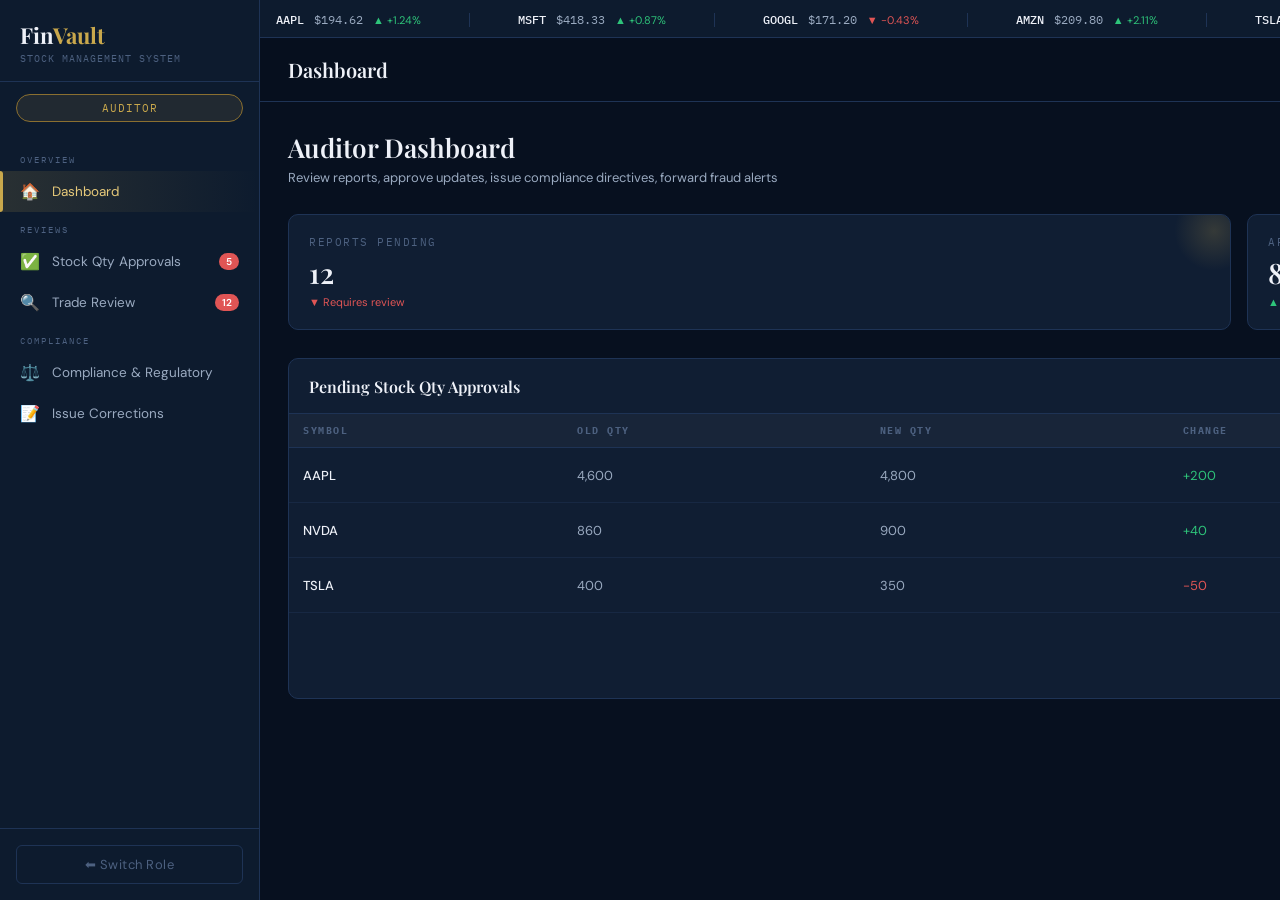
<file: Group5_PS2_FinancialInstitutionsManagementSystemUI/auditor.html>
<!DOCTYPE html>
<html lang="en">
<head>
<meta charset="UTF-8" />
<meta name="viewport" content="width=device-width, initial-scale=1.0" />
<title>FinVault – Auditor</title>
<link rel="preconnect" href="https://fonts.googleapis.com" />
<link href="https://fonts.googleapis.com/css2?family=Playfair+Display:wght@400;600;700&family=DM+Sans:wght@300;400;500;600&family=IBM+Plex+Mono:wght@400;500&display=swap" rel="stylesheet" />
<link rel="stylesheet" href="style.css" />
</head>
<body>
<div class="app">

  <aside class="sidebar">
    <div class="sidebar-brand">
      <div class="brand-name">Fin<span>Vault</span></div>
      <div class="brand-sub">STOCK MANAGEMENT SYSTEM</div>
    </div>
    <div class="sidebar-role-pill">AUDITOR</div>
    <nav class="sidebar-nav">
      <div class="nav-section-label">Overview</div>
      <div class="nav-item active" onclick="showView('dashboard')"><span class="nav-icon">🏠</span> Dashboard</div>
      <div class="nav-section-label">Reviews</div>
      <div class="nav-item" onclick="showView('stock-approvals')"><span class="nav-icon">✅</span> Stock Qty Approvals <span class="nav-badge">5</span></div>
      <div class="nav-item" onclick="showView('trade-review')"><span class="nav-icon">🔍</span> Trade Review <span class="nav-badge">12</span></div>
      <div class="nav-section-label">Compliance</div>
      <div class="nav-item" onclick="showView('compliance')"><span class="nav-icon">⚖️</span> Compliance &amp; Regulatory</div>
      <div class="nav-item" onclick="showView('corrections')"><span class="nav-icon">📝</span> Issue Corrections</div>
    </nav>
    <div class="sidebar-footer">
      <button class="sidebar-logout" onclick="window.location.href='index.html'">⬅ Switch Role</button>
    </div>
  </aside>

  <div class="main-wrap">
    <div class="ticker-wrap"><div class="ticker-inner" id="ticker"></div></div>
    <div class="topbar">
      <div class="topbar-title" id="topbar-title">Dashboard</div>
      <div class="topbar-date" id="topbar-date"></div>
      <div class="topbar-avatar">AU</div>
    </div>
    <div class="page-content">

      <!-- ══ Dashboard ══ -->
      <div class="view active" id="view-dashboard">
        <div class="page-header">
          <div class="page-header-left">
            <h2>Auditor Dashboard</h2>
            <p>Review reports, approve updates, issue compliance directives, forward fraud alerts</p>
          </div>
        </div>
        <div class="stats-row">
          <div class="stat-card" style="--accent:rgba(201,168,76,.2)"><div class="stat-label">Reports Pending</div><div class="stat-value">12</div><div class="stat-change down">▼ Requires review</div></div>
          <div class="stat-card" style="--accent:rgba(46,196,122,.2)"><div class="stat-label">Approved Today</div><div class="stat-value">8</div><div class="stat-change up">▲ On track</div></div>
          <div class="stat-card" style="--accent:rgba(240,168,48,.2)"><div class="stat-label">Stock Updates Pending</div><div class="stat-value">5</div><div class="stat-change neutral">↔ Awaiting approval</div></div>
          <div class="stat-card" style="--accent:rgba(224,85,85,.2)"><div class="stat-label">Forwarded to Fraud</div><div class="stat-value">3</div><div class="stat-change down">▼ This week</div></div>
        </div>
        <div class="two-col">
          <div class="card">
            <div class="card-header"><div class="card-title">Pending Stock Qty Approvals</div><span class="badge badge-amber">5</span></div>
            <div class="table-wrap">
              <table class="data-table">
                <thead><tr><th>Symbol</th><th>Old Qty</th><th>New Qty</th><th>Change</th><th>Action</th></tr></thead>
                <tbody>
                  <tr><td>AAPL</td><td>4,600</td><td>4,800</td><td style="color:var(--green)">+200</td><td><div style="display:flex;gap:6px;"><button class="btn btn-sm btn-success" onclick="showToast('✅ AAPL quantity update approved','green')">Approve</button><button class="btn btn-sm btn-danger" onclick="openModal('modal-correction')">Correction</button></div></td></tr>
                  <tr><td>NVDA</td><td>860</td><td>900</td><td style="color:var(--green)">+40</td><td><div style="display:flex;gap:6px;"><button class="btn btn-sm btn-success" onclick="showToast('✅ NVDA quantity update approved','green')">Approve</button><button class="btn btn-sm btn-danger" onclick="openModal('modal-correction')">Correction</button></div></td></tr>
                  <tr><td>TSLA</td><td>400</td><td>350</td><td style="color:var(--red)">-50</td><td><div style="display:flex;gap:6px;"><button class="btn btn-sm btn-success" onclick="showToast('✅ TSLA quantity update approved','green')">Approve</button><button class="btn btn-sm btn-danger" onclick="openModal('modal-correction')">Correction</button></div></td></tr>
                </tbody>
              </table>
            </div>
          </div>
          <div class="card">
            <div class="card-header"><div class="card-title">Quick Actions</div></div>
            <div class="card-body">
              <div style="display:flex;flex-direction:column;gap:10px;">
                <button class="btn btn-outline" style="justify-content:flex-start;" onclick="showView('trade-review')">🔍 Review Trade Transactions</button>
                <button class="btn btn-outline" style="justify-content:flex-start;" onclick="openModal('modal-compliance-send')">📤 Send Compliance Review to Officer</button>
                <button class="btn btn-outline" style="justify-content:flex-start;" onclick="openModal('modal-fraud-forward')">🚨 Forward Suspicious Transaction</button>
                <button class="btn btn-outline" style="justify-content:flex-start;" onclick="openModal('modal-correction')">📝 Issue Correction Recommendation</button>
                <button class="btn btn-outline" style="justify-content:flex-start;" onclick="showView('compliance')">⚖️ View Regulatory Policy Updates</button>
              </div>
            </div>
          </div>
        </div>
      </div>

      <!-- ══ Stock Approvals ══ -->
      <div class="view" id="view-stock-approvals">
        <div class="page-header">
          <div class="page-header-left">
            <h2>Stock Quantity Approvals</h2>
            <p>Approve or reject stock quantity updates submitted by Stock Manager</p>
          </div>
        </div>
        <div class="card">
          <div class="table-wrap">
            <table class="data-table">
              <thead><tr><th>Symbol</th><th>Company</th><th>Old Qty</th><th>New Qty</th><th>Change</th><th>Reason</th><th>Requested</th><th>Action</th></tr></thead>
              <tbody>
                <tr><td>AAPL</td><td>Apple Inc.</td><td>4,600</td><td>4,800</td><td style="color:var(--green)">+200</td><td>New stock delivery received</td><td class="mono">2026-03-28</td><td><div style="display:flex;gap:6px;"><button class="btn btn-sm btn-success" onclick="showToast('✅ AAPL approved','green')">Approve</button><button class="btn btn-sm btn-danger" onclick="openModal('modal-correction')">Reject</button></div></td></tr>
                <tr><td>NVDA</td><td>NVIDIA Corp.</td><td>860</td><td>900</td><td style="color:var(--green)">+40</td><td>Reconciliation adjustment</td><td class="mono">2026-03-28</td><td><div style="display:flex;gap:6px;"><button class="btn btn-sm btn-success" onclick="showToast('✅ NVDA approved','green')">Approve</button><button class="btn btn-sm btn-danger" onclick="openModal('modal-correction')">Reject</button></div></td></tr>
                <tr><td>TSLA</td><td>Tesla Inc.</td><td>400</td><td>350</td><td style="color:var(--red)">-50</td><td>Write-off from damaged shares</td><td class="mono">2026-03-27</td><td><div style="display:flex;gap:6px;"><button class="btn btn-sm btn-success" onclick="showToast('✅ TSLA approved','green')">Approve</button><button class="btn btn-sm btn-danger" onclick="openModal('modal-correction')">Reject</button></div></td></tr>
                <tr><td>META</td><td>Meta Platforms</td><td>580</td><td>600</td><td style="color:var(--green)">+20</td><td>Purchased via secondary market</td><td class="mono">2026-03-27</td><td><div style="display:flex;gap:6px;"><button class="btn btn-sm btn-success" onclick="showToast('✅ META approved','green')">Approve</button><button class="btn btn-sm btn-danger" onclick="openModal('modal-correction')">Reject</button></div></td></tr>
                <tr><td>AMZN</td><td>Amazon Inc.</td><td>1,480</td><td>1,500</td><td style="color:var(--green)">+20</td><td>Inventory restock</td><td class="mono">2026-03-26</td><td><div style="display:flex;gap:6px;"><button class="btn btn-sm btn-success" onclick="showToast('✅ AMZN approved','green')">Approve</button><button class="btn btn-sm btn-danger" onclick="openModal('modal-correction')">Reject</button></div></td></tr>
              </tbody>
            </table>
          </div>
        </div>
      </div>

      <!-- ══ Trade Review ══ -->
      <div class="view" id="view-trade-review">
        <div class="page-header">
          <div class="page-header-left">
            <h2>Transaction Review</h2>
            <p>Review trade transaction records submitted by Trade Manager</p>
          </div>
          <button class="btn btn-primary" onclick="openModal('modal-compliance-send')">📤 Send Compliance Review</button>
        </div>
        <div class="card">
          <div class="table-wrap">
            <table class="data-table">
              <thead><tr><th>Trade ID</th><th>Symbol</th><th>Type</th><th>Qty</th><th>Total</th><th>Trader</th><th>Risk Score</th><th>Action</th></tr></thead>
              <tbody>
                <tr>
                  <td class="mono">TRD-0092</td><td>AAPL</td><td><span class="badge badge-green">BUY</span></td><td>200</td><td>$38,924</td><td>Trade Manager</td>
                  <td><div style="display:flex;align-items:center;gap:8px;"><div class="risk-meter" style="width:60px;"><div class="risk-bar filled-low"></div><div class="risk-bar filled-low"></div><div class="risk-bar"></div><div class="risk-bar"></div><div class="risk-bar"></div></div><span style="font-size:11px;color:var(--green)">Low</span></div></td>
                  <td><div style="display:flex;gap:6px;"><button class="btn btn-sm btn-success" onclick="showToast('✅ TRD-0092 cleared','green')">Clear</button><button class="btn btn-sm btn-danger" onclick="openModal('modal-fraud-forward')">Flag</button></div></td>
                </tr>
                <tr>
                  <td class="mono">TRD-0091</td><td>TSLA</td><td><span class="badge badge-red">SELL</span></td><td>150</td><td>$24,536</td><td>Trade Manager</td>
                  <td><div style="display:flex;align-items:center;gap:8px;"><div class="risk-meter" style="width:60px;"><div class="risk-bar filled-low"></div><div class="risk-bar filled-low"></div><div class="risk-bar filled-med"></div><div class="risk-bar"></div><div class="risk-bar"></div></div><span style="font-size:11px;color:var(--amber)">Med</span></div></td>
                  <td><div style="display:flex;gap:6px;"><button class="btn btn-sm btn-success" onclick="showToast('✅ TRD-0091 cleared','green')">Clear</button><button class="btn btn-sm btn-danger" onclick="openModal('modal-fraud-forward')">Flag</button></div></td>
                </tr>
                <tr>
                  <td class="mono">TRD-0090</td><td>MSFT</td><td><span class="badge badge-green">BUY</span></td><td>80</td><td>$33,466</td><td>Trade Manager</td>
                  <td><div style="display:flex;align-items:center;gap:8px;"><div class="risk-meter" style="width:60px;"><div class="risk-bar filled-low"></div><div class="risk-bar"></div><div class="risk-bar"></div><div class="risk-bar"></div><div class="risk-bar"></div></div><span style="font-size:11px;color:var(--green)">Low</span></div></td>
                  <td><div style="display:flex;gap:6px;"><button class="btn btn-sm btn-success" onclick="showToast('✅ TRD-0090 cleared','green')">Clear</button><button class="btn btn-sm btn-danger" onclick="openModal('modal-fraud-forward')">Flag</button></div></td>
                </tr>
                <tr>
                  <td class="mono">TRD-0088</td><td>NVDA</td><td><span class="badge badge-green">BUY</span></td><td>600</td><td>$525,120</td><td>Trade Manager</td>
                  <td><div style="display:flex;align-items:center;gap:8px;"><div class="risk-meter" style="width:60px;"><div class="risk-bar filled-high"></div><div class="risk-bar filled-high"></div><div class="risk-bar filled-high"></div><div class="risk-bar filled-high"></div><div class="risk-bar filled-high"></div></div><span style="font-size:11px;color:var(--red)">High</span></div></td>
                  <td><button class="btn btn-sm btn-danger" onclick="openModal('modal-fraud-forward')">Forward Fraud</button></td>
                </tr>
                <tr>
                  <td class="mono">TRD-0083</td><td>TSLA</td><td><span class="badge badge-red">SELL</span></td><td>500</td><td>$81,785</td><td>Trade Manager</td>
                  <td><div style="display:flex;align-items:center;gap:8px;"><div class="risk-meter" style="width:60px;"><div class="risk-bar filled-high"></div><div class="risk-bar filled-high"></div><div class="risk-bar filled-high"></div><div class="risk-bar filled-high"></div><div class="risk-bar"></div></div><span style="font-size:11px;color:var(--red)">High</span></div></td>
                  <td><button class="btn btn-sm btn-danger" onclick="openModal('modal-fraud-forward')">Forward Fraud</button></td>
                </tr>
              </tbody>
            </table>
          </div>
        </div>
      </div>

      <!-- ══ Compliance ══ -->
      <div class="view" id="view-compliance">
        <div class="page-header">
          <div class="page-header-left">
            <h2>Compliance &amp; Regulatory</h2>
            <p>Receive policy updates from Compliance Officer, review fraud investigation results</p>
          </div>
          <button class="btn btn-primary" onclick="openModal('modal-compliance-send')">📤 Send Compliance Review</button>
        </div>
        <div class="two-col">
          <div class="card">
            <div class="card-header"><div class="card-title">Regulatory Policy Updates (from Compliance Officer)</div></div>
            <div class="card-body">
              <div class="timeline">
                <div class="tl-item"><div class="tl-dot blue">📋</div><div><div class="tl-meta">2026-03-28 · Compliance Officer</div><div class="tl-text">New SEC Rule 17a-4: <b>All buy transactions &gt;$100K must be dual-approved</b> effective 2026-04-01</div></div></div>
                <div class="tl-item"><div class="tl-dot blue">📋</div><div><div class="tl-meta">2026-03-20 · Compliance Officer</div><div class="tl-text">Updated AML threshold: <b>flag all same-day multi-trades exceeding $250K</b></div></div></div>
                <div class="tl-item"><div class="tl-dot blue">📋</div><div><div class="tl-meta">2026-03-10 · Compliance Officer</div><div class="tl-text">Insider trading policy: <b>30-day trade window restriction for executives</b></div></div></div>
              </div>
            </div>
          </div>
          <div class="card">
            <div class="card-header"><div class="card-title">Fraud Investigation Results (from Fraud Analyst)</div></div>
            <div class="card-body">
              <div class="timeline">
                <div class="tl-item"><div class="tl-dot red">🛡️</div><div><div class="tl-meta">2026-03-28 · Fraud Analyst</div><div class="tl-text"><b>TRD-0083 CLEAR:</b> TSLA sell pattern explained by portfolio rebalancing. No fraud.</div></div></div>
                <div class="tl-item"><div class="tl-dot amber">⚠</div><div><div class="tl-meta">2026-03-27 · Fraud Analyst</div><div class="tl-text"><b>TRD-0079 SUSPICIOUS:</b> Repeated micro-transactions. Further investigation ongoing.</div></div></div>
                <div class="tl-item"><div class="tl-dot green">✓</div><div><div class="tl-meta">2026-03-25 · Fraud Analyst</div><div class="tl-text"><b>TRD-0071 CLEAR:</b> Volume spike due to earnings announcement. Legitimate.</div></div></div>
              </div>
            </div>
          </div>
        </div>
      </div>

      <!-- ══ Corrections ══ -->
      <div class="view" id="view-corrections">
        <div class="page-header">
          <div class="page-header-left">
            <h2>Issue Correction Recommendations</h2>
            <p>Send audit correction instructions to Stock Manager or Trade Manager</p>
          </div>
          <button class="btn btn-primary" onclick="openModal('modal-correction')">＋ Issue Correction</button>
        </div>
        <div class="card">
          <div class="card-header"><div class="card-title">Issued Corrections History</div></div>
          <div class="table-wrap">
            <table class="data-table">
              <thead><tr><th>Correction ID</th><th>Sent To</th><th>Related ID</th><th>Issue</th><th>Priority</th><th>Deadline</th><th>Status</th></tr></thead>
              <tbody>
                <tr><td class="mono">COR-022</td><td>Stock Manager</td><td>RPT-2026-010</td><td>Missing stock movement entries</td><td><span class="badge badge-amber">High</span></td><td class="mono">2026-03-30</td><td><span class="badge badge-amber">Open</span></td></tr>
                <tr><td class="mono">COR-021</td><td>Stock Manager</td><td>TSLA Qty</td><td>Quantity mismatch — Q4 reconciliation</td><td><span class="badge badge-amber">High</span></td><td class="mono">2026-03-29</td><td><span class="badge badge-amber">Open</span></td></tr>
                <tr><td class="mono">COR-020</td><td>Trade Manager</td><td>TRD-0079</td><td>Missing trade justification document</td><td><span class="badge badge-green">Standard</span></td><td class="mono">2026-03-28</td><td><span class="badge badge-green">Resolved</span></td></tr>
                <tr><td class="mono">COR-018</td><td>Stock Manager</td><td>RPT-2026-005</td><td>Valuation formula error — NVDA</td><td><span class="badge badge-red">Urgent</span></td><td class="mono">2026-03-20</td><td><span class="badge badge-green">Resolved</span></td></tr>
              </tbody>
            </table>
          </div>
        </div>
      </div>

    </div>
  </div>
</div>

<!-- Modals -->
<div class="modal-overlay" id="modal-correction">
  <div class="modal">
    <div class="modal-header"><div class="modal-title">Issue Correction Recommendation</div><button class="modal-close" onclick="closeModal('modal-correction')">✕</button></div>
    <div class="modal-body">
      <div class="form-group"><label class="form-label">Send To</label><select class="form-control"><option>Stock Manager</option><option>Trade Manager</option></select></div>
      <div class="form-row">
        <div class="form-group"><label class="form-label">Related Report / Trade ID</label><input class="form-control" placeholder="e.g. RPT-2026-010" /></div>
        <div class="form-group"><label class="form-label">Priority</label><select class="form-control"><option>Standard</option><option>High</option><option>Urgent</option></select></div>
      </div>
      <div class="form-group"><label class="form-label">Correction Details</label><textarea class="form-control" rows="4" placeholder="Describe the issue and required correction…"></textarea></div>
      <div class="form-group"><label class="form-label">Deadline for Correction</label><input type="date" class="form-control" /></div>
    </div>
    <div class="modal-footer">
      <button class="btn btn-outline" onclick="closeModal('modal-correction')">Cancel</button>
      <button class="btn btn-primary" onclick="closeModal('modal-correction');showToast('📝 Correction recommendation issued','amber')">Issue Recommendation</button>
    </div>
  </div>
</div>

<div class="modal-overlay" id="modal-compliance-send">
  <div class="modal">
    <div class="modal-header"><div class="modal-title">Send Compliance Review</div><button class="modal-close" onclick="closeModal('modal-compliance-send')">✕</button></div>
    <div class="modal-body">
      <div class="form-group"><label class="form-label">Trade / Report Reference</label><input class="form-control" placeholder="e.g. TRD-0092" /></div>
      <div class="form-group"><label class="form-label">Risk Level</label><select class="form-control"><option>Low</option><option>Medium</option><option>High</option></select></div>
      <div class="form-group"><label class="form-label">Compliance Findings</label><textarea class="form-control" rows="4" placeholder="Describe the compliance findings…"></textarea></div>
      <div class="form-group"><label class="form-label">Send To</label><select class="form-control"><option>Compliance Officer</option><option>Compliance Officer + Fraud Analyst</option></select></div>
    </div>
    <div class="modal-footer">
      <button class="btn btn-outline" onclick="closeModal('modal-compliance-send')">Cancel</button>
      <button class="btn btn-primary" onclick="closeModal('modal-compliance-send');showToast('📤 Compliance review sent to Compliance Officer','blue')">Send Review</button>
    </div>
  </div>
</div>

<div class="modal-overlay" id="modal-fraud-forward">
  <div class="modal">
    <div class="modal-header"><div class="modal-title">Forward Suspicious Transaction to Fraud Analyst</div><button class="modal-close" onclick="closeModal('modal-fraud-forward')">✕</button></div>
    <div class="modal-body">
      <div class="alert alert-red">🚨 <span>This will flag the transaction and notify the Fraud Analyst immediately.</span></div>
      <div class="form-group"><label class="form-label">Trade ID</label><input class="form-control" placeholder="e.g. TRD-0088" /></div>
      <div class="form-group"><label class="form-label">Suspicious Pattern Detected</label><select class="form-control"><option>Volume Anomaly</option><option>Repeated Same-Day Trades</option><option>Insider Trading Indicator</option><option>Wash Trading Pattern</option><option>Other</option></select></div>
      <div class="form-group"><label class="form-label">Description</label><textarea class="form-control" rows="4" placeholder="Describe the suspicious behavior observed…"></textarea></div>
    </div>
    <div class="modal-footer">
      <button class="btn btn-outline" onclick="closeModal('modal-fraud-forward')">Cancel</button>
      <button class="btn btn-danger" onclick="closeModal('modal-fraud-forward');showToast('🚨 Transaction forwarded to Fraud Analyst','red')">Forward to Fraud Analyst</button>
    </div>
  </div>
</div>

<div class="toast-container" id="toast-container"></div>

<script>
const TICKER_DATA=[{s:'AAPL',p:'$194.62',c:'+1.24%',up:true},{s:'MSFT',p:'$418.33',c:'+0.87%',up:true},{s:'GOOGL',p:'$171.20',c:'-0.43%',up:false},{s:'AMZN',p:'$209.80',c:'+2.11%',up:true},{s:'TSLA',p:'$163.57',c:'-3.28%',up:false},{s:'META',p:'$511.40',c:'+1.55%',up:true},{s:'NVDA',p:'$875.20',c:'+4.02%',up:true},{s:'JPMC',p:'$198.45',c:'-0.15%',up:false}];
function buildTicker(){const el=document.getElementById('ticker');el.innerHTML=[...TICKER_DATA,...TICKER_DATA].map(t=>`<div class="ticker-item"><span class="ticker-symbol">${t.s}</span><span class="ticker-price">${t.p}</span><span class="ticker-change" style="color:var(${t.up?'--green':'--red'})">${t.up?'▲':'▼'} ${t.c}</span></div><span class="ticker-divider"></span>`).join('');}
buildTicker();
document.getElementById('topbar-date').textContent=new Date().toLocaleDateString('en-US',{weekday:'short',year:'numeric',month:'short',day:'numeric'});
const VIEWS=['dashboard','stock-approvals','trade-review','compliance','corrections'];
const TITLES={dashboard:'Dashboard','stock-approvals':'Stock Qty Approvals','trade-review':'Transaction Review',compliance:'Compliance & Regulatory',corrections:'Issue Corrections'};
function showView(id){VIEWS.forEach(v=>document.getElementById('view-'+v).classList.toggle('active',v===id));document.getElementById('topbar-title').textContent=TITLES[id]||'Dashboard';}
function openModal(id){document.getElementById(id).classList.add('open');}
function closeModal(id){document.getElementById(id).classList.remove('open');}
document.querySelectorAll('.modal-overlay').forEach(o=>o.addEventListener('click',e=>{if(e.target===o)o.classList.remove('open');}));
const TC={green:'var(--green)',red:'var(--red)',amber:'var(--amber)',blue:'var(--blue)',gold:'var(--gold)'};
function showToast(msg,color='green'){const c=document.getElementById('toast-container'),t=document.createElement('div');t.className='toast';t.style.borderLeftColor=TC[color]||TC.green;t.innerHTML=`<span>${msg}</span>`;c.appendChild(t);setTimeout(()=>t.remove(),4200);}
</script>
</body>
</html>
</file>
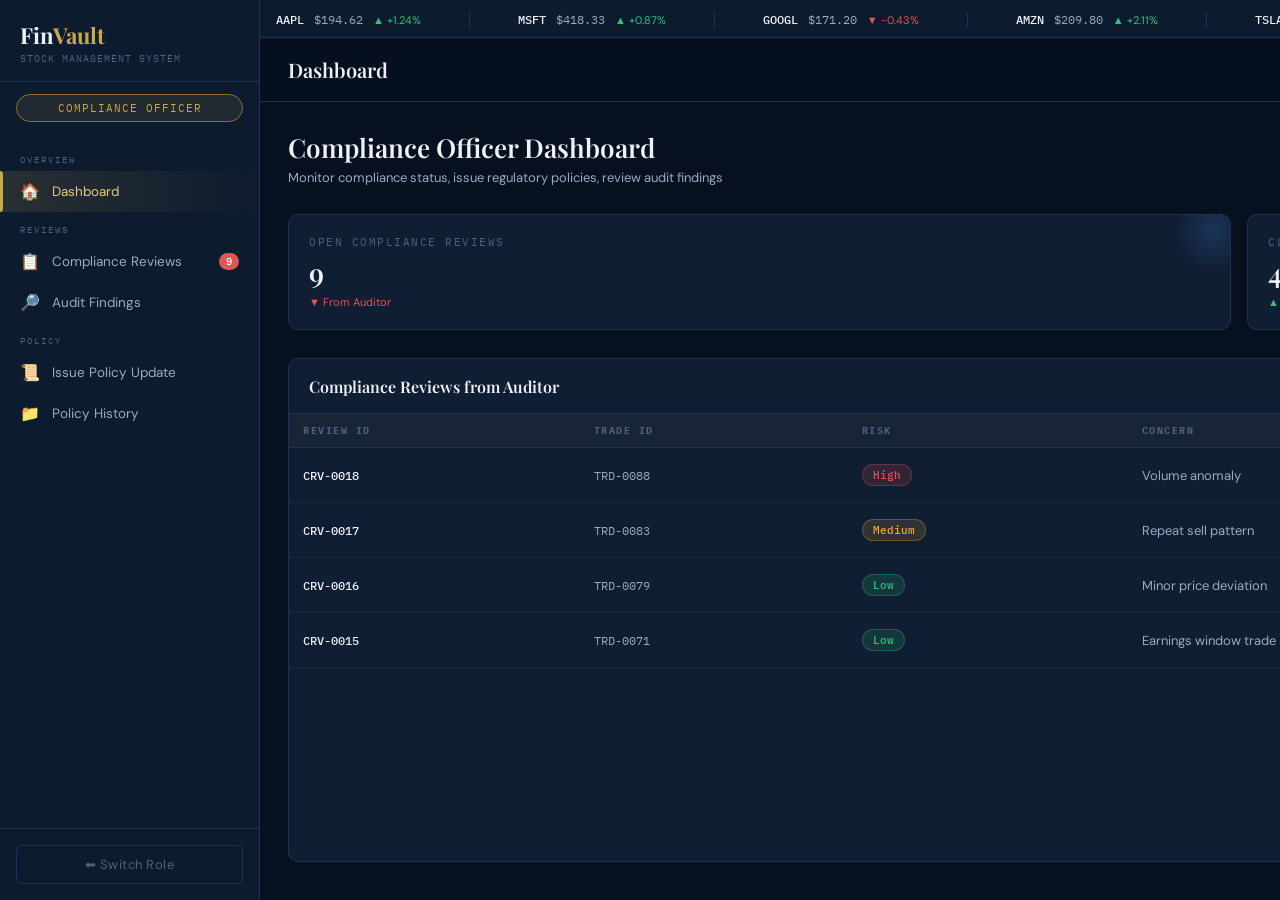
<file: Group5_PS2_FinancialInstitutionsManagementSystemUI/compliance.html>
<!DOCTYPE html>
<html lang="en">
<head>
<meta charset="UTF-8" />
<meta name="viewport" content="width=device-width, initial-scale=1.0" />
<title>FinVault – Compliance Officer</title>
<link rel="preconnect" href="https://fonts.googleapis.com" />
<link href="https://fonts.googleapis.com/css2?family=Playfair+Display:wght@400;600;700&family=DM+Sans:wght@300;400;500;600&family=IBM+Plex+Mono:wght@400;500&display=swap" rel="stylesheet" />
<link rel="stylesheet" href="style.css" />
</head>
<body>
<div class="app">

  <aside class="sidebar">
    <div class="sidebar-brand">
      <div class="brand-name">Fin<span>Vault</span></div>
      <div class="brand-sub">STOCK MANAGEMENT SYSTEM</div>
    </div>
    <div class="sidebar-role-pill">COMPLIANCE OFFICER</div>
    <nav class="sidebar-nav">
      <div class="nav-section-label">Overview</div>
      <div class="nav-item active" onclick="showView('dashboard')"><span class="nav-icon">🏠</span> Dashboard</div>
      <div class="nav-section-label">Reviews</div>
      <div class="nav-item" onclick="showView('reviews')"><span class="nav-icon">📋</span> Compliance Reviews <span class="nav-badge">9</span></div>
      <div class="nav-item" onclick="showView('findings')"><span class="nav-icon">🔎</span> Audit Findings</div>
      <div class="nav-section-label">Policy</div>
      <div class="nav-item" onclick="showView('policies')"><span class="nav-icon">📜</span> Issue Policy Update</div>
      <div class="nav-item" onclick="showView('policy-history')"><span class="nav-icon">📁</span> Policy History</div>
    </nav>
    <div class="sidebar-footer">
      <button class="sidebar-logout" onclick="window.location.href='index.html'">⬅ Switch Role</button>
    </div>
  </aside>

  <div class="main-wrap">
    <div class="ticker-wrap"><div class="ticker-inner" id="ticker"></div></div>
    <div class="topbar">
      <div class="topbar-title" id="topbar-title">Dashboard</div>
      <div class="topbar-date" id="topbar-date"></div>
      <div class="topbar-avatar">CO</div>
    </div>
    <div class="page-content">

      <!-- ══ Dashboard ══ -->
      <div class="view active" id="view-dashboard">
        <div class="page-header">
          <div class="page-header-left">
            <h2>Compliance Officer Dashboard</h2>
            <p>Monitor compliance status, issue regulatory policies, review audit findings</p>
          </div>
          <button class="btn btn-primary" onclick="openModal('modal-policy-update')">＋ Issue Policy Update</button>
        </div>
        <div class="stats-row">
          <div class="stat-card" style="--accent:rgba(75,142,240,.2)"><div class="stat-label">Open Compliance Reviews</div><div class="stat-value">9</div><div class="stat-change down">▼ From Auditor</div></div>
          <div class="stat-card" style="--accent:rgba(46,196,122,.2)"><div class="stat-label">Cleared This Month</div><div class="stat-value">41</div><div class="stat-change up">▲ Compliant</div></div>
          <div class="stat-card" style="--accent:rgba(224,85,85,.2)"><div class="stat-label">Violations Found</div><div class="stat-value">3</div><div class="stat-change down">▼ Action required</div></div>
          <div class="stat-card" style="--accent:rgba(155,109,240,.2)"><div class="stat-label">Active Policies</div><div class="stat-value">18</div><div class="stat-change neutral">↔ 3 updated this week</div></div>
        </div>
        <div class="two-col">
          <div class="card">
            <div class="card-header"><div class="card-title">Compliance Reviews from Auditor</div><span class="badge badge-blue">9 New</span></div>
            <div class="table-wrap">
              <table class="data-table">
                <thead><tr><th>Review ID</th><th>Trade ID</th><th>Risk</th><th>Concern</th><th>Status</th><th>Action</th></tr></thead>
                <tbody>
                  <tr><td class="mono">CRV-0018</td><td class="mono">TRD-0088</td><td><span class="badge badge-red">High</span></td><td>Volume anomaly</td><td><span class="badge badge-amber">Open</span></td><td><button class="btn btn-sm btn-outline" onclick="openModal('modal-compliance-action')">Review</button></td></tr>
                  <tr><td class="mono">CRV-0017</td><td class="mono">TRD-0083</td><td><span class="badge badge-amber">Medium</span></td><td>Repeat sell pattern</td><td><span class="badge badge-amber">Open</span></td><td><button class="btn btn-sm btn-outline" onclick="openModal('modal-compliance-action')">Review</button></td></tr>
                  <tr><td class="mono">CRV-0016</td><td class="mono">TRD-0079</td><td><span class="badge badge-green">Low</span></td><td>Minor price deviation</td><td><span class="badge badge-green">Closed</span></td><td><button class="btn btn-sm btn-outline">View</button></td></tr>
                  <tr><td class="mono">CRV-0015</td><td class="mono">TRD-0071</td><td><span class="badge badge-green">Low</span></td><td>Earnings window trade</td><td><span class="badge badge-green">Closed</span></td><td><button class="btn btn-sm btn-outline">View</button></td></tr>
                </tbody>
              </table>
            </div>
          </div>
          <div class="card">
            <div class="card-header"><div class="card-title">Quick Policy Issue</div></div>
            <div class="card-body">
              <div class="form-group"><label class="form-label">Policy Reference</label><input type="text" class="form-control" placeholder="e.g. SEC-2026-17a" /></div>
              <div class="form-group"><label class="form-label">Policy Title</label><input type="text" class="form-control" placeholder="Short descriptive title…" /></div>
              <div class="form-group"><label class="form-label">Policy Details</label><textarea class="form-control" rows="3" placeholder="Describe the regulatory requirement…"></textarea></div>
              <div class="form-row">
                <div class="form-group"><label class="form-label">Effective Date</label><input type="date" class="form-control" /></div>
                <div class="form-group"><label class="form-label">Recipients</label><select class="form-control"><option>Auditor Only</option><option>Auditor + Fraud Analyst</option><option>All Roles</option></select></div>
              </div>
              <button class="btn btn-primary" style="width:100%;" onclick="showToast('📤 Policy update issued to Auditor','blue')">Issue Policy Update</button>
            </div>
          </div>
        </div>
      </div>

      <!-- ══ Compliance Reviews ══ -->
      <div class="view" id="view-reviews">
        <div class="page-header">
          <div class="page-header-left">
            <h2>Compliance Reviews</h2>
            <p>All compliance cases forwarded by the Auditor — review and take action</p>
          </div>
        </div>
        <div class="card">
          <div class="table-wrap">
            <table class="data-table">
              <thead><tr><th>Review ID</th><th>Trade ID</th><th>Symbol</th><th>Risk</th><th>Concern</th><th>Forwarded</th><th>Decision</th><th>Status</th><th>Action</th></tr></thead>
              <tbody>
                <tr><td class="mono">CRV-0018</td><td class="mono">TRD-0088</td><td>NVDA</td><td><span class="badge badge-red">High</span></td><td>Volume anomaly ×10x</td><td class="mono">2026-03-28</td><td>—</td><td><span class="badge badge-amber">Open</span></td><td><button class="btn btn-sm btn-outline" onclick="openModal('modal-compliance-action')">Review</button></td></tr>
                <tr><td class="mono">CRV-0017</td><td class="mono">TRD-0083</td><td>TSLA</td><td><span class="badge badge-amber">Medium</span></td><td>Repeat sell within 2hrs</td><td class="mono">2026-03-27</td><td>Fraud escalated</td><td><span class="badge badge-amber">Open</span></td><td><button class="btn btn-sm btn-outline" onclick="openModal('modal-compliance-action')">Review</button></td></tr>
                <tr><td class="mono">CRV-0016</td><td class="mono">TRD-0079</td><td>META</td><td><span class="badge badge-green">Low</span></td><td>Minor price deviation</td><td class="mono">2026-03-20</td><td>Policy reminder</td><td><span class="badge badge-green">Closed</span></td><td><button class="btn btn-sm btn-outline">View</button></td></tr>
                <tr><td class="mono">CRV-0015</td><td class="mono">TRD-0071</td><td>AAPL</td><td><span class="badge badge-green">Low</span></td><td>Earnings window</td><td class="mono">2026-03-10</td><td>Cleared</td><td><span class="badge badge-green">Closed</span></td><td><button class="btn btn-sm btn-outline">View</button></td></tr>
              </tbody>
            </table>
          </div>
        </div>
      </div>

      <!-- ══ Audit Findings ══ -->
      <div class="view" id="view-findings">
        <div class="page-header">
          <div class="page-header-left">
            <h2>Audit Findings &amp; Compliance Status</h2>
            <p>Findings forwarded by Auditor — review and take regulatory action</p>
          </div>
        </div>
        <div class="card">
          <div class="table-wrap">
            <table class="data-table">
              <thead><tr><th>Finding ID</th><th>Reference</th><th>Finding</th><th>Severity</th><th>Forwarded</th><th>Action Taken</th><th>Status</th></tr></thead>
              <tbody>
                <tr><td class="mono">FND-055</td><td>TRD-0088</td><td>Abnormal volume spike — NVDA</td><td><span class="badge badge-red">High</span></td><td>2026-03-28</td><td>Escalated to Fraud</td><td><span class="badge badge-amber">Open</span></td></tr>
                <tr><td class="mono">FND-054</td><td>TRD-0083</td><td>Repeated TSLA sell within 2hrs</td><td><span class="badge badge-amber">Medium</span></td><td>2026-03-27</td><td>Fraud investigation</td><td><span class="badge badge-green">Resolved</span></td></tr>
                <tr><td class="mono">FND-052</td><td>RPT-2026-010</td><td>Missing stock movement entries</td><td><span class="badge badge-amber">Medium</span></td><td>2026-03-15</td><td>Correction issued</td><td><span class="badge badge-green">Resolved</span></td></tr>
                <tr><td class="mono">FND-048</td><td>TRD-0071</td><td>Earnings window trade flag</td><td><span class="badge badge-green">Low</span></td><td>2026-03-10</td><td>Policy reminder sent</td><td><span class="badge badge-green">Resolved</span></td></tr>
              </tbody>
            </table>
          </div>
        </div>
      </div>

      <!-- ══ Issue Policy ══ -->
      <div class="view" id="view-policies">
        <div class="page-header">
          <div class="page-header-left">
            <h2>Issue Regulatory Policy Update</h2>
            <p>Publish new regulatory requirements to Auditor and other stakeholders</p>
          </div>
        </div>
        <div class="two-col">
          <div class="card">
            <div class="card-header"><div class="card-title">New Policy Form</div></div>
            <div class="card-body">
              <div class="form-group"><label class="form-label">Policy Reference No.</label><input class="form-control" placeholder="e.g. SEC-2026-17a, AML-2026-03" /></div>
              <div class="form-group"><label class="form-label">Policy Title</label><input class="form-control" placeholder="Short descriptive title…" /></div>
              <div class="form-group"><label class="form-label">Policy Details</label><textarea class="form-control" rows="5" placeholder="Full regulatory text or summary of the requirement…"></textarea></div>
              <div class="form-row">
                <div class="form-group"><label class="form-label">Effective Date</label><input type="date" class="form-control" /></div>
                <div class="form-group"><label class="form-label">Category</label><select class="form-control"><option>AML</option><option>Insider Trading</option><option>Risk Threshold</option><option>Reporting</option><option>Other</option></select></div>
              </div>
              <div class="form-group"><label class="form-label">Recipients</label><select class="form-control"><option>Auditor Only</option><option>Auditor + Fraud Analyst</option><option>All Roles</option></select></div>
              <button class="btn btn-primary" style="width:100%;" onclick="showToast('📋 Policy update issued successfully','blue')">Issue Policy Update</button>
            </div>
          </div>
          <div class="card">
            <div class="card-header"><div class="card-title">Recent Issued Policies</div></div>
            <div class="card-body">
              <div class="timeline">
                <div class="tl-item"><div class="tl-dot blue">📋</div><div><div class="tl-meta">2026-03-28 · SEC-2026-17a</div><div class="tl-text">Buy transactions &gt;$100K require <b>dual approval</b> from 2026-04-01</div></div></div>
                <div class="tl-item"><div class="tl-dot blue">📋</div><div><div class="tl-meta">2026-03-20 · AML-2026-03</div><div class="tl-text">Flag all same-day multi-trades <b>exceeding $250K</b></div></div></div>
                <div class="tl-item"><div class="tl-dot blue">📋</div><div><div class="tl-meta">2026-03-10 · INS-2026-01</div><div class="tl-text">30-day <b>trade window restriction</b> for executives</div></div></div>
              </div>
            </div>
          </div>
        </div>
      </div>

      <!-- ══ Policy History ══ -->
      <div class="view" id="view-policy-history">
        <div class="page-header">
          <div class="page-header-left">
            <h2>Policy History</h2>
            <p>All regulatory policies issued to Auditor and Fraud Analyst</p>
          </div>
          <button class="btn btn-primary" onclick="openModal('modal-policy-update')">＋ Issue New Policy</button>
        </div>
        <div class="card">
          <div class="table-wrap">
            <table class="data-table">
              <thead><tr><th>Policy Ref</th><th>Title</th><th>Category</th><th>Issued</th><th>Effective</th><th>Recipients</th><th>Status</th></tr></thead>
              <tbody>
                <tr><td class="mono">SEC-2026-17a</td><td>Dual approval for large buy transactions</td><td>Reporting</td><td>2026-03-28</td><td>2026-04-01</td><td>Auditor + FA</td><td><span class="badge badge-blue">Upcoming</span></td></tr>
                <tr><td class="mono">AML-2026-03</td><td>Same-day multi-trade AML threshold</td><td>AML</td><td>2026-03-20</td><td>2026-03-20</td><td>Auditor</td><td><span class="badge badge-green">Active</span></td></tr>
                <tr><td class="mono">INS-2026-01</td><td>Executive 30-day trade window restriction</td><td>Insider Trading</td><td>2026-03-10</td><td>2026-03-10</td><td>All Roles</td><td><span class="badge badge-green">Active</span></td></tr>
                <tr><td class="mono">RSK-2025-12</td><td>Risk score recalibration — Q4 2025</td><td>Risk Threshold</td><td>2025-12-01</td><td>2026-01-01</td><td>Auditor</td><td><span class="badge badge-gray">Archived</span></td></tr>
              </tbody>
            </table>
          </div>
        </div>
      </div>

    </div>
  </div>
</div>

<!-- Modals -->
<div class="modal-overlay" id="modal-policy-update">
  <div class="modal">
    <div class="modal-header"><div class="modal-title">Issue Regulatory Policy Update</div><button class="modal-close" onclick="closeModal('modal-policy-update')">✕</button></div>
    <div class="modal-body">
      <div class="form-group"><label class="form-label">Policy Reference No.</label><input class="form-control" placeholder="e.g. SEC-2026-17a" /></div>
      <div class="form-group"><label class="form-label">Policy Title</label><input class="form-control" placeholder="Short descriptive title…" /></div>
      <div class="form-group"><label class="form-label">Policy Details</label><textarea class="form-control" rows="4" placeholder="Full regulatory text or summary…"></textarea></div>
      <div class="form-row">
        <div class="form-group"><label class="form-label">Effective Date</label><input type="date" class="form-control" /></div>
        <div class="form-group"><label class="form-label">Recipients</label><select class="form-control"><option>Auditor Only</option><option>Auditor + Fraud Analyst</option><option>All Roles</option></select></div>
      </div>
    </div>
    <div class="modal-footer">
      <button class="btn btn-outline" onclick="closeModal('modal-policy-update')">Cancel</button>
      <button class="btn btn-primary" onclick="closeModal('modal-policy-update');showToast('📋 Policy issued successfully','blue')">Issue Policy</button>
    </div>
  </div>
</div>

<div class="modal-overlay" id="modal-compliance-action">
  <div class="modal">
    <div class="modal-header"><div class="modal-title">Review Compliance Case CRV-0018</div><button class="modal-close" onclick="closeModal('modal-compliance-action')">✕</button></div>
    <div class="modal-body">
      <div class="info-row"><span class="label">Trade Reference</span><span class="value">TRD-0088 – NVDA</span></div>
      <div class="info-row"><span class="label">Risk Level</span><span class="value"><span class="badge badge-red">High</span></span></div>
      <div class="info-row"><span class="label">Issue</span><span class="value">Volume anomaly — ×10x normal buy</span></div>
      <div class="info-row"><span class="label">Forwarded By</span><span class="value">Auditor</span></div>
      <div class="info-row"><span class="label">Date</span><span class="value">2026-03-28</span></div>
      <hr class="divider" />
      <div class="form-group"><label class="form-label">Compliance Decision</label>
        <select class="form-control"><option>Escalate to Fraud Analyst</option><option>Issue Policy Reminder</option><option>Clear – No Violation</option><option>Suspend Trading Privileges</option></select>
      </div>
      <div class="form-group"><label class="form-label">Action Notes</label><textarea class="form-control" rows="3" placeholder="Describe your compliance decision and rationale…"></textarea></div>
    </div>
    <div class="modal-footer">
      <button class="btn btn-outline" onclick="closeModal('modal-compliance-action')">Cancel</button>
      <button class="btn btn-primary" onclick="closeModal('modal-compliance-action');showToast('⚖️ Compliance action recorded','blue')">Record Decision</button>
    </div>
  </div>
</div>

<div class="toast-container" id="toast-container"></div>

<script>
const TICKER_DATA=[{s:'AAPL',p:'$194.62',c:'+1.24%',up:true},{s:'MSFT',p:'$418.33',c:'+0.87%',up:true},{s:'GOOGL',p:'$171.20',c:'-0.43%',up:false},{s:'AMZN',p:'$209.80',c:'+2.11%',up:true},{s:'TSLA',p:'$163.57',c:'-3.28%',up:false},{s:'META',p:'$511.40',c:'+1.55%',up:true},{s:'NVDA',p:'$875.20',c:'+4.02%',up:true},{s:'JPMC',p:'$198.45',c:'-0.15%',up:false}];
function buildTicker(){const el=document.getElementById('ticker');el.innerHTML=[...TICKER_DATA,...TICKER_DATA].map(t=>`<div class="ticker-item"><span class="ticker-symbol">${t.s}</span><span class="ticker-price">${t.p}</span><span class="ticker-change" style="color:var(${t.up?'--green':'--red'})">${t.up?'▲':'▼'} ${t.c}</span></div><span class="ticker-divider"></span>`).join('');}
buildTicker();
document.getElementById('topbar-date').textContent=new Date().toLocaleDateString('en-US',{weekday:'short',year:'numeric',month:'short',day:'numeric'});
const VIEWS=['dashboard','reviews','findings','policies','policy-history'];
const TITLES={dashboard:'Dashboard',reviews:'Compliance Reviews',findings:'Audit Findings',policies:'Issue Policy Update','policy-history':'Policy History'};
function showView(id){VIEWS.forEach(v=>document.getElementById('view-'+v).classList.toggle('active',v===id));document.getElementById('topbar-title').textContent=TITLES[id]||'Dashboard';}
function openModal(id){document.getElementById(id).classList.add('open');}
function closeModal(id){document.getElementById(id).classList.remove('open');}
document.querySelectorAll('.modal-overlay').forEach(o=>o.addEventListener('click',e=>{if(e.target===o)o.classList.remove('open');}));
const TC={green:'var(--green)',red:'var(--red)',amber:'var(--amber)',blue:'var(--blue)',gold:'var(--gold)'};
function showToast(msg,color='green'){const c=document.getElementById('toast-container'),t=document.createElement('div');t.className='toast';t.style.borderLeftColor=TC[color]||TC.green;t.innerHTML=`<span>${msg}</span>`;c.appendChild(t);setTimeout(()=>t.remove(),4200);}
</script>
</body>
</html>
</file>
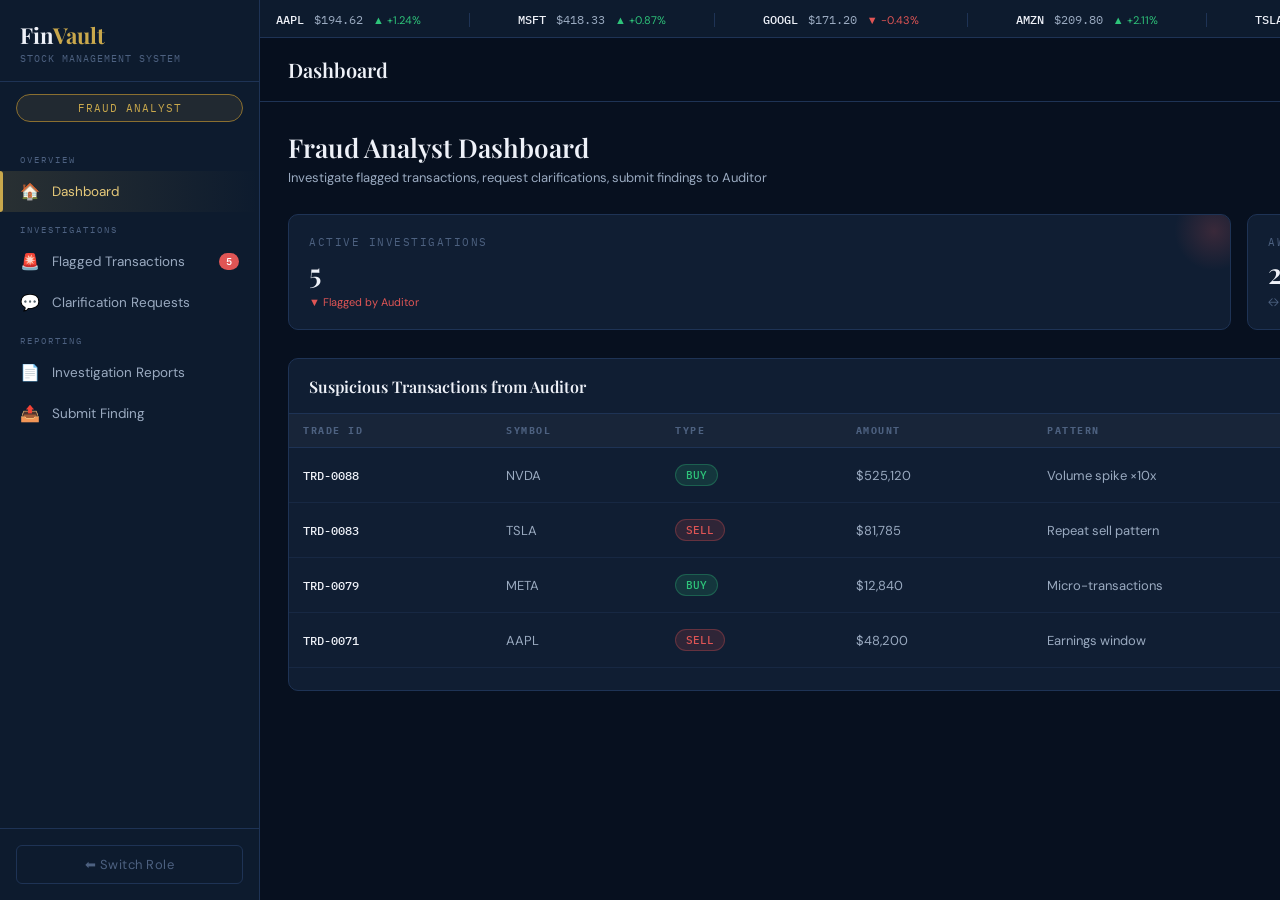
<file: Group5_PS2_FinancialInstitutionsManagementSystemUI/fraud-analyst.html>
<!DOCTYPE html>
<html lang="en">
<head>
<meta charset="UTF-8" />
<meta name="viewport" content="width=device-width, initial-scale=1.0" />
<title>FinVault – Fraud Analyst</title>
<link rel="preconnect" href="https://fonts.googleapis.com" />
<link href="https://fonts.googleapis.com/css2?family=Playfair+Display:wght@400;600;700&family=DM+Sans:wght@300;400;500;600&family=IBM+Plex+Mono:wght@400;500&display=swap" rel="stylesheet" />
<link rel="stylesheet" href="style.css" />
</head>
<body>
<div class="app">

  <aside class="sidebar">
    <div class="sidebar-brand">
      <div class="brand-name">Fin<span>Vault</span></div>
      <div class="brand-sub">STOCK MANAGEMENT SYSTEM</div>
    </div>
    <div class="sidebar-role-pill">FRAUD ANALYST</div>
    <nav class="sidebar-nav">
      <div class="nav-section-label">Overview</div>
      <div class="nav-item active" onclick="showView('dashboard')"><span class="nav-icon">🏠</span> Dashboard</div>
      <div class="nav-section-label">Investigations</div>
      <div class="nav-item" onclick="showView('flagged')"><span class="nav-icon">🚨</span> Flagged Transactions <span class="nav-badge">5</span></div>
      <div class="nav-item" onclick="showView('clarifications')"><span class="nav-icon">💬</span> Clarification Requests</div>
      <div class="nav-section-label">Reporting</div>
      <div class="nav-item" onclick="showView('reports')"><span class="nav-icon">📄</span> Investigation Reports</div>
      <div class="nav-item" onclick="showView('submit-finding')"><span class="nav-icon">📤</span> Submit Finding</div>
    </nav>
    <div class="sidebar-footer">
      <button class="sidebar-logout" onclick="window.location.href='index.html'">⬅ Switch Role</button>
    </div>
  </aside>

  <div class="main-wrap">
    <div class="ticker-wrap"><div class="ticker-inner" id="ticker"></div></div>
    <div class="topbar">
      <div class="topbar-title" id="topbar-title">Dashboard</div>
      <div class="topbar-date" id="topbar-date"></div>
      <div class="topbar-avatar">FA</div>
    </div>
    <div class="page-content">

      <!-- ══ Dashboard ══ -->
      <div class="view active" id="view-dashboard">
        <div class="page-header">
          <div class="page-header-left">
            <h2>Fraud Analyst Dashboard</h2>
            <p>Investigate flagged transactions, request clarifications, submit findings to Auditor</p>
          </div>
          <button class="btn btn-primary" onclick="openModal('modal-submit-findings')">📤 Submit Finding</button>
        </div>
        <div class="stats-row">
          <div class="stat-card" style="--accent:rgba(224,85,85,.2)"><div class="stat-label">Active Investigations</div><div class="stat-value">5</div><div class="stat-change down">▼ Flagged by Auditor</div></div>
          <div class="stat-card" style="--accent:rgba(240,168,48,.2)"><div class="stat-label">Awaiting Clarification</div><div class="stat-value">2</div><div class="stat-change neutral">↔ From Trade Manager</div></div>
          <div class="stat-card" style="--accent:rgba(46,196,122,.2)"><div class="stat-label">Cases Cleared</div><div class="stat-value">28</div><div class="stat-change up">▲ This month</div></div>
          <div class="stat-card" style="--accent:rgba(155,109,240,.2)"><div class="stat-label">Fraud Confirmed</div><div class="stat-value">2</div><div class="stat-change down">▼ Escalated to legal</div></div>
        </div>

        <div class="two-col">
          <div class="card">
            <div class="card-header"><div class="card-title">Suspicious Transactions from Auditor</div><span class="badge badge-red">5 Active</span></div>
            <div class="table-wrap">
              <table class="data-table">
                <thead><tr><th>Trade ID</th><th>Symbol</th><th>Type</th><th>Amount</th><th>Pattern</th><th>Priority</th><th>Action</th></tr></thead>
                <tbody>
                  <tr><td class="mono">TRD-0088</td><td>NVDA</td><td><span class="badge badge-green">BUY</span></td><td>$525,120</td><td>Volume spike ×10x</td><td><span class="badge badge-red">Critical</span></td><td><div style="display:flex;gap:6px;flex-wrap:wrap;"><button class="btn btn-sm btn-outline" onclick="openModal('modal-clarification-fa')">Request Clarif.</button><button class="btn btn-sm btn-danger" onclick="openModal('modal-submit-findings')">Submit Result</button></div></td></tr>
                  <tr><td class="mono">TRD-0083</td><td>TSLA</td><td><span class="badge badge-red">SELL</span></td><td>$81,785</td><td>Repeat sell pattern</td><td><span class="badge badge-amber">High</span></td><td><div style="display:flex;gap:6px;flex-wrap:wrap;"><button class="btn btn-sm btn-outline" onclick="openModal('modal-clarification-fa')">Request Clarif.</button><button class="btn btn-sm btn-danger" onclick="openModal('modal-submit-findings')">Submit Result</button></div></td></tr>
                  <tr><td class="mono">TRD-0079</td><td>META</td><td><span class="badge badge-green">BUY</span></td><td>$12,840</td><td>Micro-transactions</td><td><span class="badge badge-amber">Medium</span></td><td><div style="display:flex;gap:6px;flex-wrap:wrap;"><button class="btn btn-sm btn-outline" onclick="openModal('modal-clarification-fa')">Request Clarif.</button><button class="btn btn-sm btn-danger" onclick="openModal('modal-submit-findings')">Submit Result</button></div></td></tr>
                  <tr><td class="mono">TRD-0071</td><td>AAPL</td><td><span class="badge badge-red">SELL</span></td><td>$48,200</td><td>Earnings window</td><td><span class="badge badge-green">Low</span></td><td><button class="btn btn-sm btn-success" onclick="showToast('✅ TRD-0071 cleared — no fraud detected','green')">Clear</button></td></tr>
                </tbody>
              </table>
            </div>
          </div>
          <div class="card">
            <div class="card-header"><div class="card-title">Investigation Progress</div></div>
            <div class="card-body">
              <div style="display:flex;flex-direction:column;gap:18px;">
                <div>
                  <div style="display:flex;justify-content:space-between;margin-bottom:6px;font-size:13px;"><span>TRD-0088 – NVDA Volume</span><span class="mono" style="color:var(--red)">70%</span></div>
                  <div class="progress-bar"><div class="progress-fill" style="width:70%;background:var(--red);"></div></div>
                </div>
                <div>
                  <div style="display:flex;justify-content:space-between;margin-bottom:6px;font-size:13px;"><span>TRD-0083 – TSLA Pattern</span><span class="mono" style="color:var(--green)">100%</span></div>
                  <div class="progress-bar"><div class="progress-fill" style="width:100%;background:var(--green);"></div></div>
                </div>
                <div>
                  <div style="display:flex;justify-content:space-between;margin-bottom:6px;font-size:13px;"><span>TRD-0079 – META Micro</span><span class="mono" style="color:var(--amber)">45%</span></div>
                  <div class="progress-bar"><div class="progress-fill" style="width:45%;background:var(--amber);"></div></div>
                </div>
                <div>
                  <div style="display:flex;justify-content:space-between;margin-bottom:6px;font-size:13px;"><span>TRD-0071 – AAPL Earnings</span><span class="mono" style="color:var(--green)">100%</span></div>
                  <div class="progress-bar"><div class="progress-fill" style="width:100%;background:var(--green);"></div></div>
                </div>
                <div>
                  <div style="display:flex;justify-content:space-between;margin-bottom:6px;font-size:13px;"><span>TRD-0065 – Wash Trading</span><span class="mono" style="color:var(--green)">100%</span></div>
                  <div class="progress-bar"><div class="progress-fill" style="width:100%;background:var(--red);"></div></div>
                </div>
              </div>
            </div>
          </div>
        </div>
      </div>

      <!-- ══ Flagged Transactions ══ -->
      <div class="view" id="view-flagged">
        <div class="page-header">
          <div class="page-header-left">
            <h2>Flagged Transactions</h2>
            <p>All suspicious transactions forwarded by the Auditor for investigation</p>
          </div>
          <button class="btn btn-primary" onclick="openModal('modal-clarification-fa')">💬 Request Clarification</button>
        </div>
        <div class="card">
          <div class="table-wrap">
            <table class="data-table">
              <thead><tr><th>Trade ID</th><th>Symbol</th><th>Type</th><th>Qty</th><th>Amount</th><th>Pattern</th><th>Priority</th><th>Received</th><th>Action</th></tr></thead>
              <tbody>
                <tr><td class="mono">TRD-0088</td><td>NVDA</td><td><span class="badge badge-green">BUY</span></td><td>600</td><td>$525,120</td><td>Volume spike ×10x</td><td><span class="badge badge-red">Critical</span></td><td class="mono">2026-03-28</td><td><div style="display:flex;gap:6px;"><button class="btn btn-sm btn-outline" onclick="openModal('modal-clarification-fa')">Clarif.</button><button class="btn btn-sm btn-danger" onclick="openModal('modal-submit-findings')">Result</button></div></td></tr>
                <tr><td class="mono">TRD-0083</td><td>TSLA</td><td><span class="badge badge-red">SELL</span></td><td>500</td><td>$81,785</td><td>Repeated sell pattern</td><td><span class="badge badge-amber">High</span></td><td class="mono">2026-03-27</td><td><div style="display:flex;gap:6px;"><button class="btn btn-sm btn-outline" onclick="openModal('modal-clarification-fa')">Clarif.</button><button class="btn btn-sm btn-danger" onclick="openModal('modal-submit-findings')">Result</button></div></td></tr>
                <tr><td class="mono">TRD-0079</td><td>META</td><td><span class="badge badge-green">BUY</span></td><td>25</td><td>$12,840</td><td>Micro-transaction pattern</td><td><span class="badge badge-amber">Medium</span></td><td class="mono">2026-03-27</td><td><div style="display:flex;gap:6px;"><button class="btn btn-sm btn-outline" onclick="openModal('modal-clarification-fa')">Clarif.</button><button class="btn btn-sm btn-danger" onclick="openModal('modal-submit-findings')">Result</button></div></td></tr>
                <tr><td class="mono">TRD-0071</td><td>AAPL</td><td><span class="badge badge-red">SELL</span></td><td>248</td><td>$48,200</td><td>Earnings window timing</td><td><span class="badge badge-green">Low</span></td><td class="mono">2026-03-25</td><td><button class="btn btn-sm btn-success" onclick="showToast('✅ TRD-0071 cleared','green')">Clear</button></td></tr>
                <tr><td class="mono">TRD-0065</td><td>MSFT</td><td><span class="badge badge-green">BUY</span></td><td>180</td><td>$75,299</td><td>Wash trading scheme</td><td><span class="badge badge-red">Critical</span></td><td class="mono">2026-03-22</td><td><div style="display:flex;gap:6px;"><button class="btn btn-sm btn-danger" onclick="openModal('modal-submit-findings')">Result</button></div></td></tr>
              </tbody>
            </table>
          </div>
        </div>
      </div>

      <!-- ══ Clarifications ══ -->
      <div class="view" id="view-clarifications">
        <div class="page-header">
          <div class="page-header-left">
            <h2>Clarification Requests to Trade Manager</h2>
            <p>Request and track clarifications on flagged trades from Trade Manager</p>
          </div>
          <button class="btn btn-primary" onclick="openModal('modal-clarification-fa')">＋ New Clarification Request</button>
        </div>
        <div class="card">
          <div class="table-wrap">
            <table class="data-table">
              <thead><tr><th>Req ID</th><th>Trade ID</th><th>Symbol</th><th>Concern</th><th>Sent To</th><th>Deadline</th><th>Response Received</th><th>Status</th></tr></thead>
              <tbody>
                <tr><td class="mono">CLR-008</td><td class="mono">TRD-0088</td><td>NVDA</td><td>Justify ×600 share buy</td><td>Trade Manager</td><td class="mono">2026-03-30</td><td>—</td><td><span class="badge badge-amber">Awaiting</span></td></tr>
                <tr><td class="mono">CLR-007</td><td class="mono">TRD-0083</td><td>TSLA</td><td>Explain repeated sell within 2hrs</td><td>Trade Manager</td><td class="mono">2026-03-29</td><td>Portfolio rebalancing</td><td><span class="badge badge-green">Received</span></td></tr>
                <tr><td class="mono">CLR-006</td><td class="mono">TRD-0079</td><td>META</td><td>Micro-transaction pattern</td><td>Trade Manager</td><td class="mono">2026-03-31</td><td>—</td><td><span class="badge badge-amber">Awaiting</span></td></tr>
                <tr><td class="mono">CLR-005</td><td class="mono">TRD-0071</td><td>AAPL</td><td>Earnings window timing</td><td>Trade Manager</td><td class="mono">2026-03-28</td><td>Pre-approved by board</td><td><span class="badge badge-green">Received</span></td></tr>
              </tbody>
            </table>
          </div>
        </div>
      </div>

      <!-- ══ Reports ══ -->
      <div class="view" id="view-reports">
        <div class="page-header">
          <div class="page-header-left">
            <h2>Fraud Investigation Reports</h2>
            <p>All investigation results submitted to the Auditor</p>
          </div>
          <button class="btn btn-primary" onclick="openModal('modal-submit-findings')">＋ Submit New Finding</button>
        </div>
        <div class="card">
          <div class="table-wrap">
            <table class="data-table">
              <thead><tr><th>Report ID</th><th>Trade ID</th><th>Symbol</th><th>Finding Summary</th><th>Verdict</th><th>Submitted</th><th>Auditor Ack.</th></tr></thead>
              <tbody>
                <tr><td class="mono">FIR-022</td><td class="mono">TRD-0083</td><td>TSLA</td><td>Pattern = portfolio rebalancing — no manipulation</td><td><span class="badge badge-green">CLEAR</span></td><td>2026-03-28</td><td><span class="badge badge-green">Acknowledged</span></td></tr>
                <tr><td class="mono">FIR-021</td><td class="mono">TRD-0079</td><td>META</td><td>Micro-transactions — investigation ongoing</td><td><span class="badge badge-amber">SUSPICIOUS</span></td><td>2026-03-27</td><td><span class="badge badge-amber">Pending</span></td></tr>
                <tr><td class="mono">FIR-019</td><td class="mono">TRD-0071</td><td>AAPL</td><td>Earnings trade pre-approved by board</td><td><span class="badge badge-green">CLEAR</span></td><td>2026-03-25</td><td><span class="badge badge-green">Acknowledged</span></td></tr>
                <tr><td class="mono">FIR-018</td><td class="mono">TRD-0065</td><td>MSFT</td><td>Confirmed wash trading scheme — 3 accounts involved</td><td><span class="badge badge-red">FRAUD</span></td><td>2026-03-22</td><td><span class="badge badge-green">Acknowledged</span></td></tr>
                <tr><td class="mono">FIR-015</td><td class="mono">TRD-0058</td><td>AMZN</td><td>False alarm — legitimate bulk portfolio trade</td><td><span class="badge badge-green">CLEAR</span></td><td>2026-03-18</td><td><span class="badge badge-green">Acknowledged</span></td></tr>
              </tbody>
            </table>
          </div>
        </div>
      </div>

      <!-- ══ Submit Finding ══ -->
      <div class="view" id="view-submit-finding">
        <div class="page-header">
          <div class="page-header-left">
            <h2>Submit Fraud Investigation Result</h2>
            <p>Send investigation verdict and evidence summary to the Auditor</p>
          </div>
        </div>
        <div class="two-col">
          <div class="card">
            <div class="card-header"><div class="card-title">Investigation Result Form</div></div>
            <div class="card-body">
              <div class="form-row">
                <div class="form-group"><label class="form-label">Trade / Case ID</label><input class="form-control" placeholder="e.g. TRD-0088" /></div>
                <div class="form-group"><label class="form-label">Symbol</label><input class="form-control" placeholder="e.g. NVDA" /></div>
              </div>
              <div class="form-group"><label class="form-label">Investigation Verdict</label>
                <select class="form-control"><option>CLEAR – No fraud detected</option><option>SUSPICIOUS – Further monitoring required</option><option>FRAUD CONFIRMED – Escalate to legal</option></select>
              </div>
              <div class="form-group"><label class="form-label">Evidence Summary</label><textarea class="form-control" rows="5" placeholder="Summarize your investigation findings and evidence collected…"></textarea></div>
              <div class="form-group"><label class="form-label">Recommended Action</label>
                <select class="form-control"><option>No action required</option><option>Continue monitoring</option><option>Suspend trader account</option><option>Legal escalation</option><option>Regulatory report</option></select>
              </div>
              <div class="form-group"><label class="form-label">Supporting Evidence File</label><input type="file" class="form-control" style="padding:8px;" /></div>
              <button class="btn btn-primary" style="width:100%;" onclick="showToast('📤 Investigation result submitted to Auditor','blue')">Submit to Auditor</button>
            </div>
          </div>
          <div class="card">
            <div class="card-header"><div class="card-title">Pending Submissions</div></div>
            <div class="card-body">
              <div class="timeline">
                <div class="tl-item"><div class="tl-dot red">🔎</div><div><div class="tl-meta">TRD-0088 · NVDA · Critical</div><div class="tl-text">Investigation 70% complete. Volume spike origin traced to 2 external accounts. Awaiting bank confirmation.</div></div></div>
                <div class="tl-item"><div class="tl-dot amber">🔎</div><div><div class="tl-meta">TRD-0079 · META · Medium</div><div class="tl-text">Micro-transaction pattern analysis in progress. 45% complete. Awaiting Trade Manager response CLR-006.</div></div></div>
              </div>
            </div>
          </div>
        </div>
      </div>

    </div>
  </div>
</div>

<!-- Modals -->
<div class="modal-overlay" id="modal-clarification-fa">
  <div class="modal">
    <div class="modal-header"><div class="modal-title">Request Clarification from Trade Manager</div><button class="modal-close" onclick="closeModal('modal-clarification-fa')">✕</button></div>
    <div class="modal-body">
      <div class="form-group"><label class="form-label">Flagged Trade ID</label><input class="form-control" placeholder="e.g. TRD-0088" /></div>
      <div class="form-group"><label class="form-label">Pattern of Concern</label>
        <select class="form-control"><option>Volume Spike</option><option>Repeated Pattern</option><option>Micro-Transactions</option><option>Timing Anomaly</option><option>Other</option></select>
      </div>
      <div class="form-group"><label class="form-label">Clarification Required</label><textarea class="form-control" rows="4" placeholder="What specific information do you need from the Trade Manager?"></textarea></div>
      <div class="form-group"><label class="form-label">Response Deadline</label><input type="date" class="form-control" /></div>
    </div>
    <div class="modal-footer">
      <button class="btn btn-outline" onclick="closeModal('modal-clarification-fa')">Cancel</button>
      <button class="btn btn-primary" onclick="closeModal('modal-clarification-fa');showToast('📨 Clarification request sent to Trade Manager','blue')">Send Request</button>
    </div>
  </div>
</div>

<div class="modal-overlay" id="modal-submit-findings">
  <div class="modal">
    <div class="modal-header"><div class="modal-title">Submit Fraud Investigation Result</div><button class="modal-close" onclick="closeModal('modal-submit-findings')">✕</button></div>
    <div class="modal-body">
      <div class="form-group"><label class="form-label">Trade / Case ID</label><input class="form-control" placeholder="e.g. TRD-0088" /></div>
      <div class="form-group"><label class="form-label">Investigation Verdict</label>
        <select class="form-control"><option>CLEAR – No fraud detected</option><option>SUSPICIOUS – Further monitoring required</option><option>FRAUD CONFIRMED – Escalate to legal</option></select>
      </div>
      <div class="form-group"><label class="form-label">Evidence Summary</label><textarea class="form-control" rows="4" placeholder="Summarize your investigation findings and evidence…"></textarea></div>
      <div class="form-group"><label class="form-label">Recommended Action</label>
        <select class="form-control"><option>No action required</option><option>Continue monitoring</option><option>Suspend trader account</option><option>Legal escalation</option><option>Regulatory report</option></select>
      </div>
    </div>
    <div class="modal-footer">
      <button class="btn btn-outline" onclick="closeModal('modal-submit-findings')">Cancel</button>
      <button class="btn btn-primary" onclick="closeModal('modal-submit-findings');showToast('📤 Investigation result submitted to Auditor','blue')">Submit to Auditor</button>
    </div>
  </div>
</div>

<div class="toast-container" id="toast-container"></div>

<script>
const TICKER_DATA=[{s:'AAPL',p:'$194.62',c:'+1.24%',up:true},{s:'MSFT',p:'$418.33',c:'+0.87%',up:true},{s:'GOOGL',p:'$171.20',c:'-0.43%',up:false},{s:'AMZN',p:'$209.80',c:'+2.11%',up:true},{s:'TSLA',p:'$163.57',c:'-3.28%',up:false},{s:'META',p:'$511.40',c:'+1.55%',up:true},{s:'NVDA',p:'$875.20',c:'+4.02%',up:true},{s:'JPMC',p:'$198.45',c:'-0.15%',up:false}];
function buildTicker(){const el=document.getElementById('ticker');el.innerHTML=[...TICKER_DATA,...TICKER_DATA].map(t=>`<div class="ticker-item"><span class="ticker-symbol">${t.s}</span><span class="ticker-price">${t.p}</span><span class="ticker-change" style="color:var(${t.up?'--green':'--red'})">${t.up?'▲':'▼'} ${t.c}</span></div><span class="ticker-divider"></span>`).join('');}
buildTicker();
document.getElementById('topbar-date').textContent=new Date().toLocaleDateString('en-US',{weekday:'short',year:'numeric',month:'short',day:'numeric'});
const VIEWS=['dashboard','flagged','clarifications','reports','submit-finding'];
const TITLES={dashboard:'Dashboard',flagged:'Flagged Transactions',clarifications:'Clarification Requests',reports:'Investigation Reports','submit-finding':'Submit Finding'};
function showView(id){VIEWS.forEach(v=>document.getElementById('view-'+v).classList.toggle('active',v===id));document.getElementById('topbar-title').textContent=TITLES[id]||'Dashboard';}
function openModal(id){document.getElementById(id).classList.add('open');}
function closeModal(id){document.getElementById(id).classList.remove('open');}
document.querySelectorAll('.modal-overlay').forEach(o=>o.addEventListener('click',e=>{if(e.target===o)o.classList.remove('open');}));
const TC={green:'var(--green)',red:'var(--red)',amber:'var(--amber)',blue:'var(--blue)',gold:'var(--gold)'};
function showToast(msg,color='green'){const c=document.getElementById('toast-container'),t=document.createElement('div');t.className='toast';t.style.borderLeftColor=TC[color]||TC.green;t.innerHTML=`<span>${msg}</span>`;c.appendChild(t);setTimeout(()=>t.remove(),4200);}
</script>
</body>
</html>
</file>
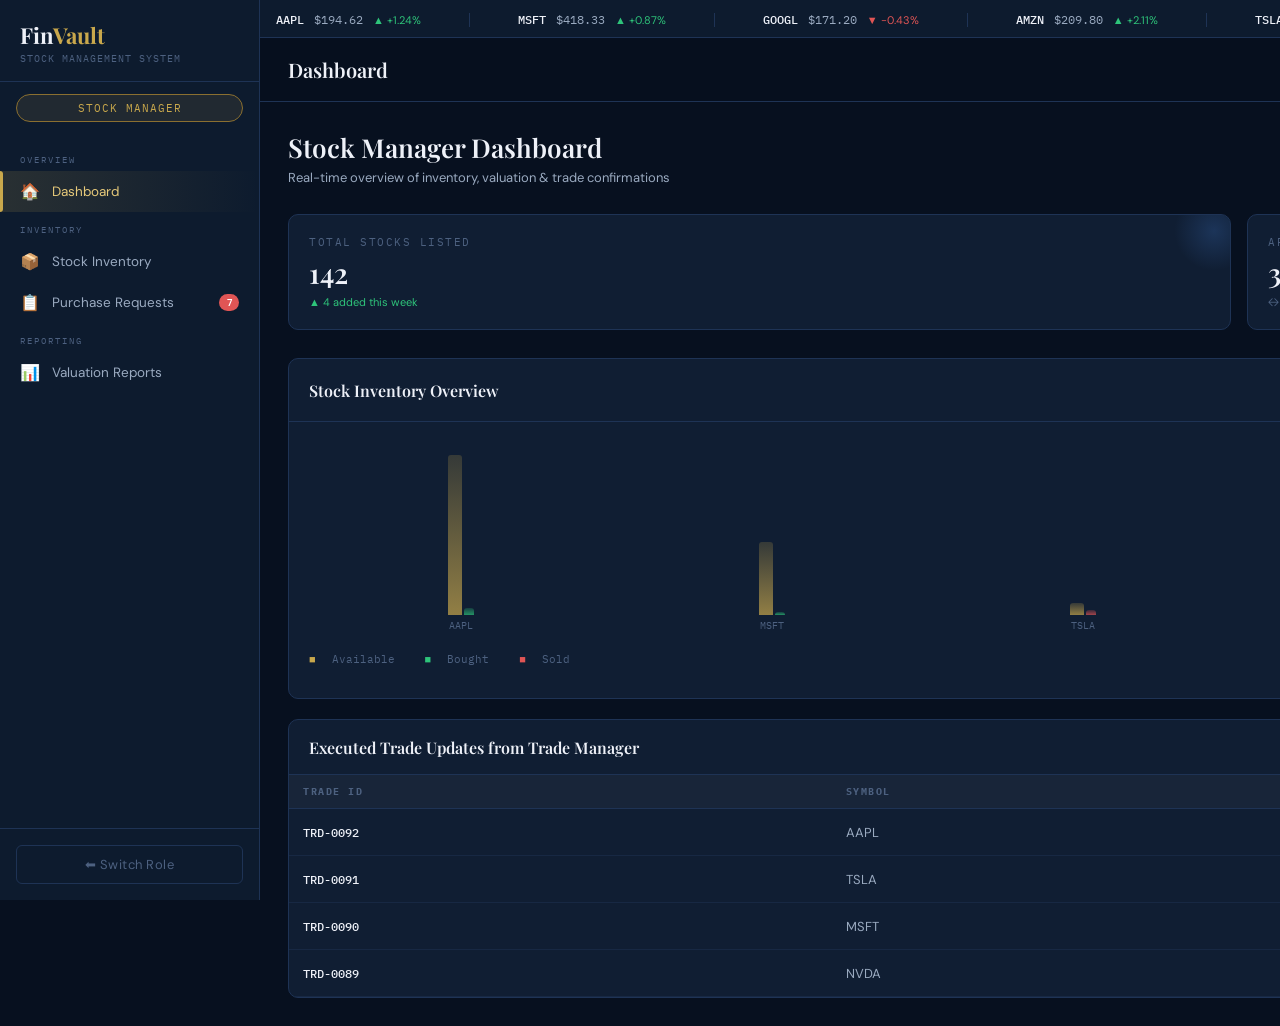
<file: Group5_PS2_FinancialInstitutionsManagementSystemUI/stock-manager.html>
<!DOCTYPE html>
<html lang="en">
<head>
<meta charset="UTF-8" />
<meta name="viewport" content="width=device-width, initial-scale=1.0" />
<title>FinVault – Stock Manager</title>
<link rel="preconnect" href="https://fonts.googleapis.com" />
<link href="https://fonts.googleapis.com/css2?family=Playfair+Display:wght@400;600;700&family=DM+Sans:wght@300;400;500;600&family=IBM+Plex+Mono:wght@400;500&display=swap" rel="stylesheet" />
<link rel="stylesheet" href="style.css" />
</head>
<body>
<div class="app">

  <!-- ── Sidebar ───────────────────────────────── -->
  <aside class="sidebar">
    <div class="sidebar-brand">
      <div class="brand-name">Fin<span>Vault</span></div>
      <div class="brand-sub">STOCK MANAGEMENT SYSTEM</div>
    </div>
    <div class="sidebar-role-pill">STOCK MANAGER</div>
    <nav class="sidebar-nav">
      <div class="nav-section-label">Overview</div>
      <div class="nav-item active" onclick="showView('dashboard')">
        <span class="nav-icon">🏠</span> Dashboard
      </div>
      <div class="nav-section-label">Inventory</div>
      <div class="nav-item" onclick="showView('inventory')">
        <span class="nav-icon">📦</span> Stock Inventory
      </div>
      <div class="nav-item" onclick="showView('requests')">
        <span class="nav-icon">📋</span> Purchase Requests
        <span class="nav-badge">7</span>
      </div>
      <div class="nav-section-label">Reporting</div>
      <div class="nav-item" onclick="showView('reports')">
        <span class="nav-icon">📊</span> Valuation Reports
      </div>
    </nav>
    <div class="sidebar-footer">
      <button class="sidebar-logout" onclick="window.location.href='index.html'">⬅ Switch Role</button>
    </div>
  </aside>

  <!-- ── Main ──────────────────────────────────── -->
  <div class="main-wrap">

    <!-- Ticker -->
    <div class="ticker-wrap"><div class="ticker-inner" id="ticker"></div></div>

    <!-- Topbar -->
    <div class="topbar">
      <div class="topbar-title" id="topbar-title">Dashboard</div>
      <div class="topbar-date" id="topbar-date"></div>
      <div class="topbar-avatar">SM</div>
    </div>

    <div class="page-content">

      <!-- ══ View: Dashboard ══ -->
      <div class="view active" id="view-dashboard">
        <div class="page-header">
          <div class="page-header-left">
            <h2>Stock Manager Dashboard</h2>
            <p>Real-time overview of inventory, valuation &amp; trade confirmations</p>
          </div>
          <button class="btn btn-primary" onclick="openModal('modal-update-stock')">＋ Update Stock</button>
        </div>

        <div class="stats-row">
          <div class="stat-card" style="--accent:rgba(75,142,240,.2)">
            <div class="stat-label">Total Stocks Listed</div>
            <div class="stat-value">142</div>
            <div class="stat-change up">▲ 4 added this week</div>
          </div>
          <div class="stat-card" style="--accent:rgba(46,196,122,.2)">
            <div class="stat-label">Approved Updates</div>
            <div class="stat-value">38</div>
            <div class="stat-change neutral">↔ Auditor approved</div>
          </div>
          <div class="stat-card" style="--accent:rgba(201,168,76,.2)">
            <div class="stat-label">Portfolio Value</div>
            <div class="stat-value">$4.2M</div>
            <div class="stat-change up">▲ +2.3% today</div>
          </div>
          <div class="stat-card" style="--accent:rgba(240,168,48,.2)">
            <div class="stat-label">Pending Confirmations</div>
            <div class="stat-value">7</div>
            <div class="stat-change down">▼ Needs action</div>
          </div>
        </div>

        <div class="two-col">
          <div class="card">
            <div class="card-header">
              <div class="card-title">Stock Inventory Overview</div>
              <button class="btn btn-sm btn-outline" onclick="showView('inventory')">View All</button>
            </div>
            <div class="card-body">
              <div class="chart-container" id="sm-bar-chart"></div>
              <div style="display:flex;gap:16px;margin-top:10px;font-size:11px;font-family:'IBM Plex Mono',monospace;color:var(--text-lo);">
                <span style="color:var(--gold)">■</span> Available &nbsp;
                <span style="color:var(--green)">■</span> Bought &nbsp;
                <span style="color:var(--red)">■</span> Sold
              </div>
            </div>
          </div>
          <div class="card">
            <div class="card-header">
              <div class="card-title">Recent Audit Instructions</div>
              <span class="badge badge-amber">3 Pending</span>
            </div>
            <div class="card-body">
              <div class="timeline">
                <div class="tl-item">
                  <div class="tl-dot amber">⚠</div>
                  <div>
                    <div class="tl-meta">2026-03-28 · 09:14</div>
                    <div class="tl-text">Auditor issued correction: <b>TSLA quantity mismatch</b> — recheck Q4 report</div>
                  </div>
                </div>
                <div class="tl-item">
                  <div class="tl-dot green">✓</div>
                  <div>
                    <div class="tl-meta">2026-03-27 · 14:30</div>
                    <div class="tl-text">Auditor approved quantity update for <b>AAPL ×500 shares</b></div>
                  </div>
                </div>
                <div class="tl-item">
                  <div class="tl-dot amber">⚠</div>
                  <div>
                    <div class="tl-meta">2026-03-27 · 11:05</div>
                    <div class="tl-text">Recommendation: Update valuation model for <b>NVDA</b> — price deviation &gt;5%</div>
                  </div>
                </div>
                <div class="tl-item">
                  <div class="tl-dot green">✓</div>
                  <div>
                    <div class="tl-meta">2026-03-26 · 16:00</div>
                    <div class="tl-text">Quantity update for <b>META ×200 shares</b> approved</div>
                  </div>
                </div>
              </div>
            </div>
          </div>
        </div>

        <div class="card" style="margin-top:20px;">
          <div class="card-header">
            <div class="card-title">Executed Trade Updates from Trade Manager</div>
            <span class="badge badge-blue">Live Feed</span>
          </div>
          <div class="table-wrap">
            <table class="data-table">
              <thead><tr><th>Trade ID</th><th>Symbol</th><th>Type</th><th>Qty</th><th>Price</th><th>Total</th><th>Time</th><th>Status</th></tr></thead>
              <tbody>
                <tr><td class="mono">TRD-0092</td><td>AAPL</td><td><span class="badge badge-green">BUY</span></td><td>200</td><td>$194.62</td><td>$38,924</td><td class="mono">09:32</td><td><span class="badge badge-blue">Executed</span></td></tr>
                <tr><td class="mono">TRD-0091</td><td>TSLA</td><td><span class="badge badge-red">SELL</span></td><td>150</td><td>$163.57</td><td>$24,536</td><td class="mono">09:18</td><td><span class="badge badge-blue">Executed</span></td></tr>
                <tr><td class="mono">TRD-0090</td><td>MSFT</td><td><span class="badge badge-green">BUY</span></td><td>80</td><td>$418.33</td><td>$33,466</td><td class="mono">08:55</td><td><span class="badge badge-blue">Executed</span></td></tr>
                <tr><td class="mono">TRD-0089</td><td>NVDA</td><td><span class="badge badge-green">BUY</span></td><td>60</td><td>$875.20</td><td>$52,512</td><td class="mono">08:40</td><td><span class="badge badge-amber">Pending</span></td></tr>
              </tbody>
            </table>
          </div>
        </div>
      </div>

      <!-- ══ View: Inventory ══ -->
      <div class="view" id="view-inventory">
        <div class="page-header">
          <div class="page-header-left">
            <h2>Stock Inventory</h2>
            <p>Manage all listed stocks — quantities, pricing, and availability status</p>
          </div>
          <div style="display:flex;gap:10px;flex-wrap:wrap;">
            <button class="btn btn-outline btn-sm" onclick="openModal('modal-submit-valuation')">📊 Submit Valuation Report</button>
            <button class="btn btn-primary" onclick="openModal('modal-update-stock')">＋ Update Stock</button>
          </div>
        </div>
        <div class="alert alert-blue">ℹ️ <span>Stock quantity updates require Auditor approval before they are reflected in the live inventory.</span></div>
        <div class="card">
          <div class="card-header">
            <div class="card-title">All Stocks</div>
            <input class="form-control" style="width:220px;padding:7px 12px;font-size:13px;" placeholder="🔍 Search symbol…" />
          </div>
          <div class="table-wrap">
            <table class="data-table">
              <thead><tr><th>Symbol</th><th>Company</th><th>Shares Available</th><th>Price/Share</th><th>Market Value</th><th>Sector</th><th>Status</th><th>Action</th></tr></thead>
              <tbody>
                <tr><td>AAPL</td><td>Apple Inc.</td><td>4,800</td><td>$194.62</td><td>$934,176</td><td>Technology</td><td><span class="badge badge-green">Available</span></td><td><button class="btn btn-sm btn-outline" onclick="openModal('modal-confirm-stock')">Confirm</button></td></tr>
                <tr><td>MSFT</td><td>Microsoft Corp.</td><td>2,200</td><td>$418.33</td><td>$920,326</td><td>Technology</td><td><span class="badge badge-green">Available</span></td><td><button class="btn btn-sm btn-outline" onclick="openModal('modal-confirm-stock')">Confirm</button></td></tr>
                <tr><td>TSLA</td><td>Tesla Inc.</td><td>350</td><td>$163.57</td><td>$57,250</td><td>Automotive</td><td><span class="badge badge-amber">Low Stock</span></td><td><button class="btn btn-sm btn-outline" onclick="openModal('modal-confirm-stock')">Confirm</button></td></tr>
                <tr><td>NVDA</td><td>NVIDIA Corp.</td><td>900</td><td>$875.20</td><td>$787,680</td><td>Semiconductors</td><td><span class="badge badge-green">Available</span></td><td><button class="btn btn-sm btn-outline" onclick="openModal('modal-confirm-stock')">Confirm</button></td></tr>
                <tr><td>AMZN</td><td>Amazon.com Inc.</td><td>1,500</td><td>$209.80</td><td>$314,700</td><td>E-Commerce</td><td><span class="badge badge-green">Available</span></td><td><button class="btn btn-sm btn-outline" onclick="openModal('modal-confirm-stock')">Confirm</button></td></tr>
                <tr><td>META</td><td>Meta Platforms</td><td>600</td><td>$511.40</td><td>$306,840</td><td>Social Media</td><td><span class="badge badge-green">Available</span></td><td><button class="btn btn-sm btn-outline" onclick="openModal('modal-confirm-stock')">Confirm</button></td></tr>
                <tr><td>GOOGL</td><td>Alphabet Inc.</td><td>0</td><td>$171.20</td><td>$0</td><td>Technology</td><td><span class="badge badge-red">Out of Stock</span></td><td><button class="btn btn-sm btn-outline" onclick="openModal('modal-update-stock')">Restock</button></td></tr>
                <tr><td>JPMC</td><td>JPMorgan Chase</td><td>3,100</td><td>$198.45</td><td>$615,195</td><td>Finance</td><td><span class="badge badge-green">Available</span></td><td><button class="btn btn-sm btn-outline" onclick="openModal('modal-confirm-stock')">Confirm</button></td></tr>
              </tbody>
            </table>
          </div>
        </div>
      </div>

      <!-- ══ View: Reports ══ -->
      <div class="view" id="view-reports">
        <div class="page-header">
          <div class="page-header-left">
            <h2>Valuation &amp; Movement Reports</h2>
            <p>Submit stock valuation and movement reports to the Auditor</p>
          </div>
          <button class="btn btn-primary" onclick="openModal('modal-submit-valuation')">📤 Submit New Report</button>
        </div>
        <div class="two-col">
          <div class="card">
            <div class="card-header"><div class="card-title">Submitted Reports</div></div>
            <div class="table-wrap">
              <table class="data-table">
                <thead><tr><th>Report ID</th><th>Type</th><th>Period</th><th>Submitted</th><th>Auditor Status</th></tr></thead>
                <tbody>
                  <tr><td class="mono">RPT-2026-045</td><td>Valuation</td><td>Q1 2026</td><td>2026-03-28</td><td><span class="badge badge-amber">Under Review</span></td></tr>
                  <tr><td class="mono">RPT-2026-032</td><td>Movement</td><td>Feb 2026</td><td>2026-03-01</td><td><span class="badge badge-green">Approved</span></td></tr>
                  <tr><td class="mono">RPT-2026-018</td><td>Valuation</td><td>Q4 2025</td><td>2026-01-15</td><td><span class="badge badge-green">Approved</span></td></tr>
                  <tr><td class="mono">RPT-2026-010</td><td>Movement</td><td>Jan 2026</td><td>2026-02-02</td><td><span class="badge badge-red">Correction Required</span></td></tr>
                </tbody>
              </table>
            </div>
          </div>
          <div class="card">
            <div class="card-header"><div class="card-title">Quick Valuation Summary</div></div>
            <div class="card-body">
              <div class="info-row"><span class="label">Total Portfolio Value</span><span class="value">$4,217,847</span></div>
              <div class="info-row"><span class="label">Unrealized Gain/Loss</span><span class="value" style="color:var(--green)">+$182,340 (+4.5%)</span></div>
              <div class="info-row"><span class="label">Stocks in Inventory</span><span class="value">142 lots</span></div>
              <div class="info-row"><span class="label">Stocks Traded (MTD)</span><span class="value">3,840 shares</span></div>
              <div class="info-row"><span class="label">Last Movement Report</span><span class="value">2026-03-27</span></div>
              <div class="info-row"><span class="label">Next Report Due</span><span class="value" style="color:var(--amber)">2026-04-01</span></div>
            </div>
          </div>
        </div>
      </div>

      <!-- ══ View: Purchase Requests ══ -->
      <div class="view" id="view-requests">
        <div class="page-header">
          <div class="page-header-left">
            <h2>Purchase Requests from Trade Manager</h2>
            <p>Review and fulfill stock purchase requests submitted by Trade Manager</p>
          </div>
        </div>
        <div class="alert alert-amber">⏳ <span>7 purchase requests are awaiting your confirmation of stock availability and pricing.</span></div>
        <div class="card">
          <div class="table-wrap">
            <table class="data-table">
              <thead><tr><th>Request ID</th><th>Symbol</th><th>Qty Requested</th><th>Req. Price</th><th>Available Qty</th><th>Market Price</th><th>Status</th><th>Action</th></tr></thead>
              <tbody>
                <tr><td class="mono">REQ-0041</td><td>AAPL</td><td>300</td><td>$193.00</td><td>4,800</td><td>$194.62</td><td><span class="badge badge-amber">Pending</span></td>
                  <td><div style="display:flex;gap:6px;"><button class="btn btn-sm btn-success" onclick="showToast('✅ AAPL availability confirmed','green')">Confirm</button><button class="btn btn-sm btn-danger">Reject</button></div></td></tr>
                <tr><td class="mono">REQ-0040</td><td>NVDA</td><td>50</td><td>$870.00</td><td>900</td><td>$875.20</td><td><span class="badge badge-amber">Pending</span></td>
                  <td><div style="display:flex;gap:6px;"><button class="btn btn-sm btn-success" onclick="showToast('✅ NVDA availability confirmed','green')">Confirm</button><button class="btn btn-sm btn-danger">Reject</button></div></td></tr>
                <tr><td class="mono">REQ-0039</td><td>GOOGL</td><td>100</td><td>$170.00</td><td>0</td><td>$171.20</td><td><span class="badge badge-red">Rejected</span></td><td><span style="font-size:11px;color:var(--text-lo)">Out of stock</span></td></tr>
                <tr><td class="mono">REQ-0038</td><td>MSFT</td><td>120</td><td>$415.00</td><td>2,200</td><td>$418.33</td><td><span class="badge badge-green">Confirmed</span></td><td><span style="font-size:11px;color:var(--text-lo)">Done</span></td></tr>
              </tbody>
            </table>
          </div>
        </div>
      </div>

    </div><!-- /page-content -->
  </div><!-- /main-wrap -->
</div><!-- /app -->

<!-- ── Modals ──────────────────────────────────────────────── -->
<div class="modal-overlay" id="modal-update-stock">
  <div class="modal">
    <div class="modal-header"><div class="modal-title">Update Stock Quantity</div><button class="modal-close" onclick="closeModal('modal-update-stock')">✕</button></div>
    <div class="modal-body">
      <div class="alert alert-amber">⚠ <span>Quantity updates require Auditor approval before becoming active.</span></div>
      <div class="form-group"><label class="form-label">Stock Symbol</label>
        <select class="form-control"><option>AAPL – Apple Inc.</option><option>MSFT – Microsoft</option><option>TSLA – Tesla</option><option>NVDA – NVIDIA</option><option>GOOGL – Alphabet</option></select>
      </div>
      <div class="form-row">
        <div class="form-group"><label class="form-label">Current Quantity</label><input class="form-control" value="4,600" readonly style="opacity:.5;" /></div>
        <div class="form-group"><label class="form-label">New Quantity</label><input type="number" class="form-control" placeholder="Enter new qty…" /></div>
      </div>
      <div class="form-group"><label class="form-label">Reason for Update</label><textarea class="form-control" rows="3" placeholder="Explain why this quantity needs to be updated…"></textarea></div>
    </div>
    <div class="modal-footer">
      <button class="btn btn-outline" onclick="closeModal('modal-update-stock')">Cancel</button>
      <button class="btn btn-primary" onclick="closeModal('modal-update-stock');showToast('📨 Update request sent to Auditor for approval','gold')">Submit for Approval</button>
    </div>
  </div>
</div>

<div class="modal-overlay" id="modal-confirm-stock">
  <div class="modal">
    <div class="modal-header"><div class="modal-title">Confirm Stock Availability &amp; Price</div><button class="modal-close" onclick="closeModal('modal-confirm-stock')">✕</button></div>
    <div class="modal-body">
      <div class="info-row"><span class="label">Symbol</span><span class="value">AAPL – Apple Inc.</span></div>
      <div class="info-row"><span class="label">Available Shares</span><span class="value">4,800</span></div>
      <div class="info-row"><span class="label">Current Market Price</span><span class="value">$194.62</span></div>
      <div class="info-row"><span class="label">Requested By</span><span class="value">Trade Manager (REQ-0041)</span></div>
      <div class="info-row"><span class="label">Requested Quantity</span><span class="value">300</span></div>
      <hr class="divider" />
      <div class="form-group"><label class="form-label">Confirmation Note (optional)</label><textarea class="form-control" rows="2" placeholder="Any notes for the Trade Manager…"></textarea></div>
    </div>
    <div class="modal-footer">
      <button class="btn btn-outline" onclick="closeModal('modal-confirm-stock')">Cancel</button>
      <button class="btn btn-success" onclick="closeModal('modal-confirm-stock');showToast('✅ Stock availability confirmed — Trade Manager notified','green')">Confirm Availability</button>
    </div>
  </div>
</div>

<div class="modal-overlay" id="modal-submit-valuation">
  <div class="modal">
    <div class="modal-header"><div class="modal-title">Submit Valuation &amp; Movement Report</div><button class="modal-close" onclick="closeModal('modal-submit-valuation')">✕</button></div>
    <div class="modal-body">
      <div class="form-row">
        <div class="form-group"><label class="form-label">Report Type</label><select class="form-control"><option>Valuation Report</option><option>Movement Report</option><option>Combined Report</option></select></div>
        <div class="form-group"><label class="form-label">Reporting Period</label><input type="text" class="form-control" placeholder="e.g. Q1 2026" /></div>
      </div>
      <div class="form-group"><label class="form-label">Total Portfolio Value ($)</label><input type="number" class="form-control" placeholder="4217847" /></div>
      <div class="form-row">
        <div class="form-group"><label class="form-label">Shares Bought</label><input type="number" class="form-control" placeholder="0" /></div>
        <div class="form-group"><label class="form-label">Shares Sold</label><input type="number" class="form-control" placeholder="0" /></div>
      </div>
      <div class="form-group"><label class="form-label">Notes / Remarks</label><textarea class="form-control" rows="3" placeholder="Summary of stock movements and valuation changes…"></textarea></div>
    </div>
    <div class="modal-footer">
      <button class="btn btn-outline" onclick="closeModal('modal-submit-valuation')">Cancel</button>
      <button class="btn btn-primary" onclick="closeModal('modal-submit-valuation');showToast('📊 Valuation report submitted to Auditor','gold')">Submit to Auditor</button>
    </div>
  </div>
</div>

<div class="toast-container" id="toast-container"></div>

<script>
const TICKER_DATA = [
  {s:'AAPL',p:'$194.62',c:'+1.24%',up:true},{s:'MSFT',p:'$418.33',c:'+0.87%',up:true},
  {s:'GOOGL',p:'$171.20',c:'-0.43%',up:false},{s:'AMZN',p:'$209.80',c:'+2.11%',up:true},
  {s:'TSLA',p:'$163.57',c:'-3.28%',up:false},{s:'META',p:'$511.40',c:'+1.55%',up:true},
  {s:'NVDA',p:'$875.20',c:'+4.02%',up:true},{s:'JPMC',p:'$198.45',c:'-0.15%',up:false},
];
function buildTicker() {
  const el = document.getElementById('ticker');
  const items = [...TICKER_DATA,...TICKER_DATA].map(t =>
    `<div class="ticker-item"><span class="ticker-symbol">${t.s}</span><span class="ticker-price">${t.p}</span><span class="ticker-change" style="color:var(${t.up?'--green':'--red'})">${t.up?'▲':'▼'} ${t.c}</span></div><span class="ticker-divider"></span>`
  ).join('');
  el.innerHTML = items;
}
buildTicker();
document.getElementById('topbar-date').textContent = new Date().toLocaleDateString('en-US',{weekday:'short',year:'numeric',month:'short',day:'numeric'});

const views = ['dashboard','inventory','reports','requests'];
function showView(id) {
  views.forEach(v => {
    document.getElementById('view-'+v).classList.toggle('active', v===id);
  });
  document.querySelectorAll('.nav-item').forEach(n => n.classList.remove('active'));
  const titles = {dashboard:'Dashboard',inventory:'Stock Inventory',reports:'Valuation Reports',requests:'Purchase Requests'};
  document.getElementById('topbar-title').textContent = titles[id] || 'Dashboard';
  if (id==='dashboard') setTimeout(drawChart,100);
  // highlight nav
  document.querySelectorAll('.nav-item').forEach(n => {
    if (n.textContent.toLowerCase().includes(id.replace('-',' ').split(' ')[0])) n.classList.add('active');
  });
}

function drawChart() {
  const c = document.getElementById('sm-bar-chart');
  if (!c) return;
  c.innerHTML = '';
  const stocks = [{n:'AAPL',a:4800,b:200,s:0},{n:'MSFT',a:2200,b:80,s:0},{n:'TSLA',a:350,b:0,s:150},{n:'NVDA',a:900,b:60,s:0},{n:'AMZN',a:1500,b:0,s:0},{n:'META',a:600,b:0,s:0}];
  const mx = Math.max(...stocks.map(s=>s.a));
  stocks.forEach(s => {
    const g = document.createElement('div');
    g.style.cssText = 'flex:1;display:flex;flex-direction:column;align-items:center;';
    const h = Math.round(s.a/mx*160);
    g.innerHTML = `<div style="display:flex;gap:2px;align-items:flex-end;height:170px;">
      <div style="width:14px;height:${h}px;background:linear-gradient(to top,rgba(201,168,76,.7),rgba(201,168,76,.2));border-radius:3px 3px 0 0;"></div>
      ${s.b?`<div style="width:10px;height:${Math.round(s.b/mx*160)}px;background:linear-gradient(to top,rgba(46,196,122,.7),rgba(46,196,122,.2));border-radius:3px 3px 0 0;"></div>`:''}
      ${s.s?`<div style="width:10px;height:${Math.round(s.s/mx*160)}px;background:linear-gradient(to top,rgba(224,85,85,.7),rgba(224,85,85,.2));border-radius:3px 3px 0 0;"></div>`:''}
    </div><div style="font-size:10px;font-family:'IBM Plex Mono',monospace;color:var(--text-lo);margin-top:4px;">${s.n}</div>`;
    c.appendChild(g);
  });
}
drawChart();

function openModal(id) { document.getElementById(id).classList.add('open'); }
function closeModal(id) { document.getElementById(id).classList.remove('open'); }
document.querySelectorAll('.modal-overlay').forEach(o => o.addEventListener('click', e => { if(e.target===o) o.classList.remove('open'); }));

const toastColors = {green:'var(--green)',red:'var(--red)',amber:'var(--amber)',blue:'var(--blue)',gold:'var(--gold)'};
function showToast(msg, color='green') {
  const c = document.getElementById('toast-container');
  const t = document.createElement('div');
  t.className = 'toast';
  t.style.borderLeftColor = toastColors[color]||toastColors.green;
  t.innerHTML = `<span>${msg}</span>`;
  c.appendChild(t);
  setTimeout(()=>t.remove(), 4200);
}
</script>
</body>
</html>
</file>
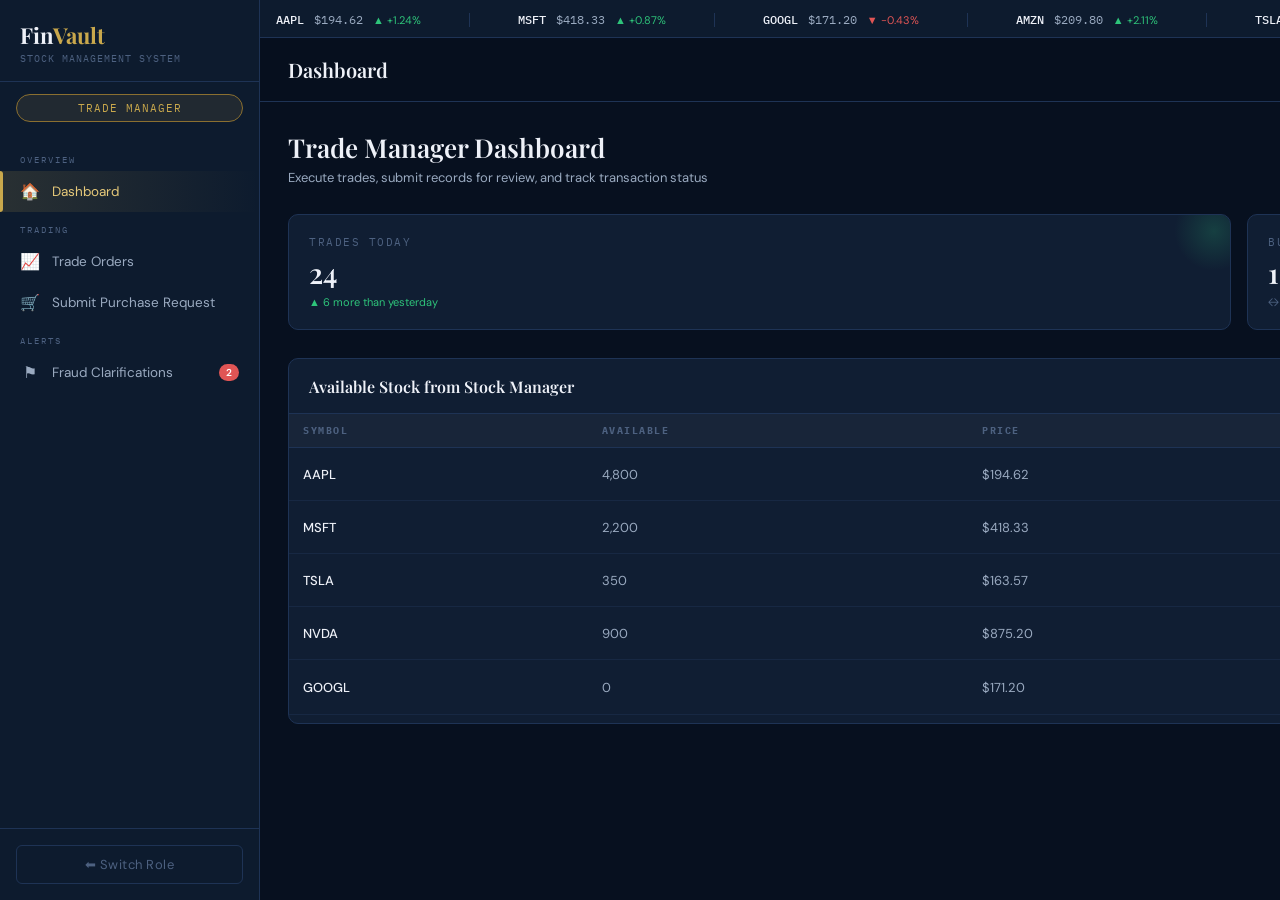
<file: Group5_PS2_FinancialInstitutionsManagementSystemUI/trade-manager.html>
<!DOCTYPE html>
<html lang="en">
<head>
<meta charset="UTF-8" />
<meta name="viewport" content="width=device-width, initial-scale=1.0" />
<title>FinVault – Trade Manager</title>
<link rel="preconnect" href="https://fonts.googleapis.com" />
<link href="https://fonts.googleapis.com/css2?family=Playfair+Display:wght@400;600;700&family=DM+Sans:wght@300;400;500;600&family=IBM+Plex+Mono:wght@400;500&display=swap" rel="stylesheet" />
<link rel="stylesheet" href="style.css" />
</head>
<body>
<div class="app">

  <aside class="sidebar">
    <div class="sidebar-brand">
      <div class="brand-name">Fin<span>Vault</span></div>
      <div class="brand-sub">STOCK MANAGEMENT SYSTEM</div>
    </div>
    <div class="sidebar-role-pill">TRADE MANAGER</div>
    <nav class="sidebar-nav">
      <div class="nav-section-label">Overview</div>
      <div class="nav-item active" onclick="showView('dashboard')"><span class="nav-icon">🏠</span> Dashboard</div>
      <div class="nav-section-label">Trading</div>
      <div class="nav-item" onclick="showView('orders')"><span class="nav-icon">📈</span> Trade Orders</div>
      <div class="nav-item" onclick="showView('buy-request')"><span class="nav-icon">🛒</span> Submit Purchase Request</div>
      <div class="nav-section-label">Alerts</div>
      <div class="nav-item" onclick="showView('clarifications')"><span class="nav-icon">⚑</span> Fraud Clarifications <span class="nav-badge">2</span></div>
    </nav>
    <div class="sidebar-footer">
      <button class="sidebar-logout" onclick="window.location.href='index.html'">⬅ Switch Role</button>
    </div>
  </aside>

  <div class="main-wrap">
    <div class="ticker-wrap"><div class="ticker-inner" id="ticker"></div></div>
    <div class="topbar">
      <div class="topbar-title" id="topbar-title">Dashboard</div>
      <div class="topbar-date" id="topbar-date"></div>
      <div class="topbar-avatar">TM</div>
    </div>
    <div class="page-content">

      <!-- ══ Dashboard ══ -->
      <div class="view active" id="view-dashboard">
        <div class="page-header">
          <div class="page-header-left">
            <h2>Trade Manager Dashboard</h2>
            <p>Execute trades, submit records for review, and track transaction status</p>
          </div>
          <button class="btn btn-primary" onclick="openModal('modal-new-trade')">＋ New Trade Order</button>
        </div>
        <div class="stats-row">
          <div class="stat-card" style="--accent:rgba(46,196,122,.2)"><div class="stat-label">Trades Today</div><div class="stat-value">24</div><div class="stat-change up">▲ 6 more than yesterday</div></div>
          <div class="stat-card" style="--accent:rgba(75,142,240,.2)"><div class="stat-label">Buy Orders</div><div class="stat-value">15</div><div class="stat-change neutral">↔ $1.2M total value</div></div>
          <div class="stat-card" style="--accent:rgba(224,85,85,.2)"><div class="stat-label">Sell Orders</div><div class="stat-value">9</div><div class="stat-change neutral">↔ $842K total value</div></div>
          <div class="stat-card" style="--accent:rgba(240,168,48,.2)"><div class="stat-label">Flagged by Fraud Analyst</div><div class="stat-value">2</div><div class="stat-change down">▼ Requires clarification</div></div>
        </div>
        <div class="two-col">
          <div class="card">
            <div class="card-header"><div class="card-title">Available Stock from Stock Manager</div><span class="badge badge-green">Live</span></div>
            <div class="table-wrap">
              <table class="data-table">
                <thead><tr><th>Symbol</th><th>Available</th><th>Price</th><th>Status</th><th>Action</th></tr></thead>
                <tbody>
                  <tr><td>AAPL</td><td>4,800</td><td>$194.62</td><td><span class="badge badge-green">In Stock</span></td><td><button class="btn btn-sm btn-primary" onclick="openModal('modal-new-trade')">Buy</button></td></tr>
                  <tr><td>MSFT</td><td>2,200</td><td>$418.33</td><td><span class="badge badge-green">In Stock</span></td><td><button class="btn btn-sm btn-primary" onclick="openModal('modal-new-trade')">Buy</button></td></tr>
                  <tr><td>TSLA</td><td>350</td><td>$163.57</td><td><span class="badge badge-amber">Low</span></td><td><button class="btn btn-sm btn-primary" onclick="openModal('modal-new-trade')">Buy</button></td></tr>
                  <tr><td>NVDA</td><td>900</td><td>$875.20</td><td><span class="badge badge-green">In Stock</span></td><td><button class="btn btn-sm btn-primary" onclick="openModal('modal-new-trade')">Buy</button></td></tr>
                  <tr><td>GOOGL</td><td>0</td><td>$171.20</td><td><span class="badge badge-red">Out</span></td><td><button class="btn btn-sm btn-outline" disabled>Unavailable</button></td></tr>
                </tbody>
              </table>
            </div>
          </div>
          <div class="card">
            <div class="card-header"><div class="card-title">Fraud Analyst Clarification Requests</div><span class="badge badge-red">2 New</span></div>
            <div class="card-body">
              <div class="alert alert-red">🛡️ <span>2 trades flagged — Fraud Analyst requires clarification</span></div>
              <div class="timeline">
                <div class="tl-item">
                  <div class="tl-dot red">⚑</div>
                  <div>
                    <div class="tl-meta">2026-03-28 · 08:50 · TRD-0088</div>
                    <div class="tl-text">Fraud Analyst flagged large <b>NVDA buy (×600 shares)</b> — unusual volume. Provide justification.</div>
                    <div style="margin-top:8px;"><button class="btn btn-sm btn-outline" onclick="openModal('modal-clarification')">Respond</button></div>
                  </div>
                </div>
                <div class="tl-item">
                  <div class="tl-dot red">⚑</div>
                  <div>
                    <div class="tl-meta">2026-03-27 · 17:30 · TRD-0083</div>
                    <div class="tl-text">Fraud Analyst: <b>TSLA repeated sell pattern</b> within 2 hours. Submit documentation.</div>
                    <div style="margin-top:8px;"><button class="btn btn-sm btn-outline" onclick="openModal('modal-clarification')">Respond</button></div>
                  </div>
                </div>
              </div>
            </div>
          </div>
        </div>
      </div>

      <!-- ══ Trade Orders ══ -->
      <div class="view" id="view-orders">
        <div class="page-header">
          <div class="page-header-left">
            <h2>Trade Orders</h2>
            <p>Submit and manage buy &amp; sell orders — records auto-forwarded to Auditor</p>
          </div>
          <button class="btn btn-primary" onclick="openModal('modal-new-trade')">＋ New Order</button>
        </div>
        <div class="card">
          <div class="card-header">
            <div class="card-title">All Trade Orders</div>
            <div style="display:flex;gap:8px;flex-wrap:wrap;">
              <select class="form-control" style="width:130px;padding:6px 10px;font-size:12px;"><option>All Types</option><option>Buy</option><option>Sell</option></select>
              <select class="form-control" style="width:130px;padding:6px 10px;font-size:12px;"><option>All Status</option><option>Executed</option><option>Pending</option><option>Flagged</option></select>
            </div>
          </div>
          <div class="table-wrap">
            <table class="data-table">
              <thead><tr><th>Trade ID</th><th>Symbol</th><th>Type</th><th>Qty</th><th>Price</th><th>Total</th><th>Date / Time</th><th>Auditor Review</th><th>Status</th></tr></thead>
              <tbody>
                <tr><td class="mono">TRD-0092</td><td>AAPL</td><td><span class="badge badge-green">BUY</span></td><td>200</td><td>$194.62</td><td>$38,924</td><td class="mono">2026-03-28 09:32</td><td><span class="badge badge-amber">Pending</span></td><td><span class="badge badge-blue">Executed</span></td></tr>
                <tr><td class="mono">TRD-0091</td><td>TSLA</td><td><span class="badge badge-red">SELL</span></td><td>150</td><td>$163.57</td><td>$24,536</td><td class="mono">2026-03-28 09:18</td><td><span class="badge badge-green">Reviewed</span></td><td><span class="badge badge-blue">Executed</span></td></tr>
                <tr><td class="mono">TRD-0090</td><td>MSFT</td><td><span class="badge badge-green">BUY</span></td><td>80</td><td>$418.33</td><td>$33,466</td><td class="mono">2026-03-28 08:55</td><td><span class="badge badge-green">Reviewed</span></td><td><span class="badge badge-blue">Executed</span></td></tr>
                <tr><td class="mono">TRD-0089</td><td>NVDA</td><td><span class="badge badge-green">BUY</span></td><td>60</td><td>$875.20</td><td>$52,512</td><td class="mono">2026-03-28 08:40</td><td><span class="badge badge-amber">Pending</span></td><td><span class="badge badge-amber">Pending</span></td></tr>
                <tr><td class="mono">TRD-0088</td><td>NVDA</td><td><span class="badge badge-green">BUY</span></td><td>600</td><td>$875.20</td><td>$525,120</td><td class="mono">2026-03-28 08:20</td><td><span class="badge badge-red">Flagged</span></td><td><span class="badge badge-red">Suspended</span></td></tr>
                <tr><td class="mono">TRD-0083</td><td>TSLA</td><td><span class="badge badge-red">SELL</span></td><td>500</td><td>$163.57</td><td>$81,785</td><td class="mono">2026-03-27 17:30</td><td><span class="badge badge-red">Flagged</span></td><td><span class="badge badge-red">Suspended</span></td></tr>
              </tbody>
            </table>
          </div>
        </div>
      </div>

      <!-- ══ Buy Request ══ -->
      <div class="view" id="view-buy-request">
        <div class="page-header">
          <div class="page-header-left">
            <h2>Submit Purchase Request</h2>
            <p>Request stock purchase — sent to Stock Manager for availability confirmation</p>
          </div>
        </div>
        <div class="two-col">
          <div class="card">
            <div class="card-header"><div class="card-title">New Purchase Request</div></div>
            <div class="card-body">
              <div class="form-group"><label class="form-label">Stock Symbol</label>
                <select class="form-control"><option>-- Select Symbol --</option><option>AAPL – Apple Inc.</option><option>MSFT – Microsoft Corp.</option><option>TSLA – Tesla Inc.</option><option>NVDA – NVIDIA Corp.</option><option>AMZN – Amazon.com Inc.</option><option>META – Meta Platforms</option><option>JPMC – JPMorgan Chase</option></select>
              </div>
              <div class="form-row">
                <div class="form-group"><label class="form-label">Quantity</label><input type="number" class="form-control" placeholder="e.g. 200" /></div>
                <div class="form-group"><label class="form-label">Target Price ($)</label><input type="number" class="form-control" placeholder="e.g. 194.00" /></div>
              </div>
              <div class="form-group"><label class="form-label">Trade Justification</label><textarea class="form-control" rows="3" placeholder="Reason for this purchase…"></textarea></div>
              <div class="form-group"><label class="form-label">Priority</label>
                <select class="form-control"><option>Standard</option><option>High</option><option>Urgent</option></select>
              </div>
              <button class="btn btn-primary" style="width:100%;" onclick="showToast('📨 Purchase request submitted to Stock Manager','blue')">Submit Purchase Request</button>
            </div>
          </div>
          <div>
            <div class="card">
              <div class="card-header"><div class="card-title">Purchase Request Status</div></div>
              <div class="table-wrap">
                <table class="data-table">
                  <thead><tr><th>Req ID</th><th>Symbol</th><th>Qty</th><th>SM Response</th></tr></thead>
                  <tbody>
                    <tr><td class="mono">REQ-0041</td><td>AAPL</td><td>300</td><td><span class="badge badge-amber">Awaiting</span></td></tr>
                    <tr><td class="mono">REQ-0040</td><td>NVDA</td><td>50</td><td><span class="badge badge-amber">Awaiting</span></td></tr>
                    <tr><td class="mono">REQ-0038</td><td>MSFT</td><td>120</td><td><span class="badge badge-green">Confirmed</span></td></tr>
                    <tr><td class="mono">REQ-0037</td><td>GOOGL</td><td>100</td><td><span class="badge badge-red">Rejected</span></td></tr>
                  </tbody>
                </table>
              </div>
            </div>
            <div class="card" style="margin-top:16px;">
              <div class="card-header"><div class="card-title">Submit Buy Record to Auditor</div></div>
              <div class="card-body">
                <div class="alert alert-amber">📋 <span>All executed buy transactions must be submitted to the Auditor for compliance review.</span></div>
                <button class="btn btn-outline" style="width:100%;" onclick="showToast('📤 Buy record TRD-0092 submitted to Auditor','gold')">Submit TRD-0092 to Auditor</button>
              </div>
            </div>
          </div>
        </div>
      </div>

      <!-- ══ Clarifications ══ -->
      <div class="view" id="view-clarifications">
        <div class="page-header">
          <div class="page-header-left">
            <h2>Fraud Analyst Clarification Requests</h2>
            <p>Respond to flagged trade queries raised by the Fraud Analyst</p>
          </div>
        </div>
        <div class="alert alert-red">🛡️ <span>2 active clarification requests are awaiting your response. Delayed responses may result in trade suspension.</span></div>
        <div class="card">
          <div class="table-wrap">
            <table class="data-table">
              <thead><tr><th>Req ID</th><th>Trade ID</th><th>Symbol</th><th>Concern</th><th>Deadline</th><th>Status</th><th>Action</th></tr></thead>
              <tbody>
                <tr><td class="mono">CLR-008</td><td class="mono">TRD-0088</td><td>NVDA</td><td>Justify ×600 share buy — volume ×10x</td><td class="mono">2026-03-30</td><td><span class="badge badge-amber">Awaiting</span></td><td><button class="btn btn-sm btn-outline" onclick="openModal('modal-clarification')">Respond</button></td></tr>
                <tr><td class="mono">CLR-007</td><td class="mono">TRD-0083</td><td>TSLA</td><td>Explain repeated sell within 2 hours</td><td class="mono">2026-03-29</td><td><span class="badge badge-green">Received</span></td><td><button class="btn btn-sm btn-outline">View</button></td></tr>
                <tr><td class="mono">CLR-006</td><td class="mono">TRD-0079</td><td>META</td><td>Micro-transaction pattern</td><td class="mono">2026-03-31</td><td><span class="badge badge-amber">Awaiting</span></td><td><button class="btn btn-sm btn-outline" onclick="openModal('modal-clarification')">Respond</button></td></tr>
                <tr><td class="mono">CLR-005</td><td class="mono">TRD-0071</td><td>AAPL</td><td>Earnings window timing</td><td class="mono">2026-03-28</td><td><span class="badge badge-green">Received</span></td><td><button class="btn btn-sm btn-outline">View</button></td></tr>
              </tbody>
            </table>
          </div>
        </div>
      </div>

    </div>
  </div>
</div>

<!-- Modals -->
<div class="modal-overlay" id="modal-new-trade">
  <div class="modal">
    <div class="modal-header"><div class="modal-title">New Trade Order</div><button class="modal-close" onclick="closeModal('modal-new-trade')">✕</button></div>
    <div class="modal-body">
      <div class="form-group"><label class="form-label">Order Type</label>
        <div style="display:flex;gap:10px;">
          <button class="btn btn-success" style="flex:1;" id="btn-buy" onclick="setTradeType('BUY')">▲ BUY</button>
          <button class="btn btn-outline" style="flex:1;" id="btn-sell" onclick="setTradeType('SELL')">▼ SELL</button>
        </div>
      </div>
      <div class="form-row">
        <div class="form-group"><label class="form-label">Symbol</label>
          <select class="form-control"><option>AAPL</option><option>MSFT</option><option>TSLA</option><option>NVDA</option><option>AMZN</option><option>META</option><option>JPMC</option></select>
        </div>
        <div class="form-group"><label class="form-label">Quantity</label><input type="number" class="form-control" placeholder="e.g. 100" /></div>
      </div>
      <div class="form-row">
        <div class="form-group"><label class="form-label">Price Per Share ($)</label><input type="number" class="form-control" placeholder="Market price…" /></div>
        <div class="form-group"><label class="form-label">Order Mode</label>
          <select class="form-control"><option>Market Order</option><option>Limit Order</option><option>Stop Loss</option></select>
        </div>
      </div>
      <div class="form-group"><label class="form-label">Trade Justification</label><textarea class="form-control" rows="2" placeholder="Brief reason for this trade…"></textarea></div>
      <div class="alert alert-blue">📋 <span>All executed trades are auto-submitted to the Auditor for compliance review.</span></div>
    </div>
    <div class="modal-footer">
      <button class="btn btn-outline" onclick="closeModal('modal-new-trade')">Cancel</button>
      <button class="btn btn-primary" onclick="closeModal('modal-new-trade');showToast('📈 Trade order executed — record submitted to Auditor','green')">Execute Trade</button>
    </div>
  </div>
</div>

<div class="modal-overlay" id="modal-clarification">
  <div class="modal">
    <div class="modal-header"><div class="modal-title">Respond to Fraud Analyst Clarification</div><button class="modal-close" onclick="closeModal('modal-clarification')">✕</button></div>
    <div class="modal-body">
      <div class="alert alert-red">🛡️ <span>CLR-008 — TRD-0088 NVDA ×600 shares — Volume anomaly ×10x normal</span></div>
      <div class="form-group"><label class="form-label">Your Response / Justification</label><textarea class="form-control" rows="5" placeholder="Provide a detailed explanation for this trade…"></textarea></div>
      <div class="form-group"><label class="form-label">Supporting Documents</label><input type="file" class="form-control" style="padding:8px;" /></div>
    </div>
    <div class="modal-footer">
      <button class="btn btn-outline" onclick="closeModal('modal-clarification')">Cancel</button>
      <button class="btn btn-primary" onclick="closeModal('modal-clarification');showToast('📨 Response sent to Fraud Analyst','blue')">Submit Response</button>
    </div>
  </div>
</div>

<div class="toast-container" id="toast-container"></div>

<script>
const TICKER_DATA=[{s:'AAPL',p:'$194.62',c:'+1.24%',up:true},{s:'MSFT',p:'$418.33',c:'+0.87%',up:true},{s:'GOOGL',p:'$171.20',c:'-0.43%',up:false},{s:'AMZN',p:'$209.80',c:'+2.11%',up:true},{s:'TSLA',p:'$163.57',c:'-3.28%',up:false},{s:'META',p:'$511.40',c:'+1.55%',up:true},{s:'NVDA',p:'$875.20',c:'+4.02%',up:true},{s:'JPMC',p:'$198.45',c:'-0.15%',up:false}];
function buildTicker(){const el=document.getElementById('ticker');el.innerHTML=[...TICKER_DATA,...TICKER_DATA].map(t=>`<div class="ticker-item"><span class="ticker-symbol">${t.s}</span><span class="ticker-price">${t.p}</span><span class="ticker-change" style="color:var(${t.up?'--green':'--red'})">${t.up?'▲':'▼'} ${t.c}</span></div><span class="ticker-divider"></span>`).join('');}
buildTicker();
document.getElementById('topbar-date').textContent=new Date().toLocaleDateString('en-US',{weekday:'short',year:'numeric',month:'short',day:'numeric'});

const VIEWS=['dashboard','orders','buy-request','clarifications'];
const TITLES={dashboard:'Dashboard',orders:'Trade Orders','buy-request':'Purchase Request',clarifications:'Fraud Clarifications'};
function showView(id){VIEWS.forEach(v=>document.getElementById('view-'+v).classList.toggle('active',v===id));document.getElementById('topbar-title').textContent=TITLES[id]||'Dashboard';}
function openModal(id){document.getElementById(id).classList.add('open');}
function closeModal(id){document.getElementById(id).classList.remove('open');}
document.querySelectorAll('.modal-overlay').forEach(o=>o.addEventListener('click',e=>{if(e.target===o)o.classList.remove('open');}));
function setTradeType(t){document.getElementById('btn-buy').className=t==='BUY'?'btn btn-success':'btn btn-outline';document.getElementById('btn-buy').style.flex='1';document.getElementById('btn-sell').className=t==='SELL'?'btn btn-danger':'btn btn-outline';document.getElementById('btn-sell').style.flex='1';}
const TC={green:'var(--green)',red:'var(--red)',amber:'var(--amber)',blue:'var(--blue)',gold:'var(--gold)'};
function showToast(msg,color='green'){const c=document.getElementById('toast-container'),t=document.createElement('div');t.className='toast';t.style.borderLeftColor=TC[color]||TC.green;t.innerHTML=`<span>${msg}</span>`;c.appendChild(t);setTimeout(()=>t.remove(),4200);}
</script>
</body>
</html>
</file>
<file: style.css>
/* ─── CSS Variables ─────────────────────────────────────────── */
:root {
  --navy:        #07101f;
  --navy-mid:    #0d1b2e;
  --navy-card:   #101e33;
  --navy-hover:  #152645;
  --navy-border: #1e3355;
  --gold:        #c9a84c;
  --gold-light:  #e6c97a;
  --gold-dim:    #8a6f30;
  --text-hi:     #eef1f8;
  --text-mid:    #9aaac0;
  --text-lo:     #4d6180;
  --green:       #2ec47a;
  --green-dim:   #1a7047;
  --red:         #e05555;
  --red-dim:     #7a2020;
  --amber:       #f0a830;
  --amber-dim:   #7a5210;
  --blue:        #4b8ef0;
  --blue-dim:    #1a3a80;
  --purple:      #9b6df0;
  --sidebar-w:   260px;
  --header-h:    64px;
  --radius:      10px;
  --radius-sm:   6px;
  --shadow:      0 4px 24px rgba(0,0,0,.45);
}

/* ─── Reset & Base ──────────────────────────────────────────── */
*, *::before, *::after { box-sizing: border-box; margin: 0; padding: 0; }
html { scroll-behavior: smooth; }
body {
  font-family: 'DM Sans', sans-serif;
  background: var(--navy);
  color: var(--text-hi);
  min-height: 100vh;
  overflow-x: hidden;
}
a { color: var(--gold); text-decoration: none; }
button { font-family: inherit; cursor: pointer; border: none; outline: none; }
input, select, textarea { font-family: inherit; outline: none; border: none; }
table { border-collapse: collapse; width: 100%; }
ul { list-style: none; }

/* ─── Scrollbar ─────────────────────────────────────────────── */
::-webkit-scrollbar { width: 6px; }
::-webkit-scrollbar-track { background: var(--navy-mid); }
::-webkit-scrollbar-thumb { background: var(--navy-border); border-radius: 3px; }

/* ══════════════════════════════════════════════════════════════
   LANDING PAGE
══════════════════════════════════════════════════════════════ */
.landing-wrap {
  display: flex;
  flex-direction: column;
  align-items: center;
  justify-content: center;
  min-height: 100vh;
  background: radial-gradient(ellipse 80% 60% at 50% 0%, #0d2a50 0%, transparent 70%), var(--navy);
  padding: 40px 20px;
}
.landing-logo {
  font-family: 'Playfair Display', serif;
  font-size: 60px;
  font-weight: 700;
  letter-spacing: -1px;
  line-height: 1;
  margin-bottom: 8px;
}
.landing-logo span { color: var(--gold); }
.landing-tagline {
  font-size: 13px;
  color: var(--text-mid);
  letter-spacing: 3px;
  text-transform: uppercase;
  margin-bottom: 48px;
}
.landing-meta {
  display: flex;
  gap: 28px;
  flex-wrap: wrap;
  justify-content: center;
  margin-bottom: 16px;
}
.landing-meta span {
  font-family: 'IBM Plex Mono', monospace;
  font-size: 11px;
  color: var(--text-lo);
  letter-spacing: 1px;
}
.landing-meta span b { color: var(--text-mid); }
.role-prompt {
  font-size: 13px;
  color: var(--text-mid);
  margin-bottom: 24px;
  text-align: center;
}
.role-grid {
  display: grid;
  grid-template-columns: repeat(auto-fit, minmax(200px, 1fr));
  gap: 16px;
  max-width: 920px;
  width: 100%;
}
.role-card {
  background: var(--navy-card);
  border: 1px solid var(--navy-border);
  border-radius: var(--radius);
  padding: 30px 20px;
  cursor: pointer;
  transition: all .25s ease;
  text-align: center;
  position: relative;
  overflow: hidden;
  text-decoration: none;
  display: block;
}
.role-card::before {
  content: '';
  position: absolute;
  inset: 0;
  opacity: 0;
  transition: opacity .25s;
  background: linear-gradient(135deg, rgba(201,168,76,.08), transparent);
}
.role-card:hover { border-color: var(--gold-dim); transform: translateY(-5px); box-shadow: var(--shadow); }
.role-card:hover::before { opacity: 1; }
.role-icon { font-size: 38px; margin-bottom: 14px; display: block; line-height: 1; }
.role-title {
  font-family: 'Playfair Display', serif;
  font-size: 17px;
  font-weight: 600;
  color: var(--text-hi);
  margin-bottom: 6px;
}
.role-desc { font-size: 12px; color: var(--text-lo); line-height: 1.5; }
.role-tag {
  display: inline-block;
  font-size: 10px;
  font-family: 'IBM Plex Mono', monospace;
  letter-spacing: 1px;
  padding: 3px 10px;
  border-radius: 20px;
  margin-top: 10px;
  background: rgba(255,255,255,.05);
  color: var(--text-lo);
}
.landing-footer {
  margin-top: 52px;
  font-size: 11px;
  color: var(--text-lo);
  font-family: 'IBM Plex Mono', monospace;
  letter-spacing: 1px;
  text-align: center;
}

/* ══════════════════════════════════════════════════════════════
   APP SHELL
══════════════════════════════════════════════════════════════ */
.app { display: flex; flex-direction: row; min-height: 100vh; }

/* Sidebar */
.sidebar {
  width: var(--sidebar-w);
  background: var(--navy-mid);
  border-right: 1px solid var(--navy-border);
  display: flex;
  flex-direction: column;
  position: fixed;
  top: 0; left: 0; bottom: 0;
  z-index: 100;
  overflow-y: auto;
}
.sidebar-brand { padding: 20px 20px 16px; border-bottom: 1px solid var(--navy-border); }
.brand-name { font-family: 'Playfair Display', serif; font-size: 22px; font-weight: 700; color: var(--text-hi); }
.brand-name span { color: var(--gold); }
.brand-sub { font-size: 10px; font-family: 'IBM Plex Mono', monospace; color: var(--text-lo); letter-spacing: 1px; margin-top: 2px; }
.sidebar-role-pill {
  margin: 12px 16px;
  background: rgba(201,168,76,.1);
  border: 1px solid var(--gold-dim);
  border-radius: 20px;
  padding: 6px 12px;
  font-size: 11px;
  font-family: 'IBM Plex Mono', monospace;
  color: var(--gold);
  letter-spacing: 1px;
  text-align: center;
}
.sidebar-nav { padding: 8px 0; flex: 1; }
.nav-section-label {
  font-size: 9px;
  font-family: 'IBM Plex Mono', monospace;
  letter-spacing: 2px;
  color: var(--text-lo);
  text-transform: uppercase;
  padding: 12px 20px 6px;
}
.nav-item {
  display: flex;
  align-items: center;
  gap: 12px;
  padding: 10px 20px;
  cursor: pointer;
  transition: all .15s;
  position: relative;
  font-size: 13.5px;
  color: var(--text-mid);
}
.nav-item:hover { background: var(--navy-hover); color: var(--text-hi); }
.nav-item.active {
  background: linear-gradient(90deg, rgba(201,168,76,.15), transparent);
  color: var(--gold-light);
}
.nav-item.active::before {
  content: '';
  position: absolute;
  left: 0; top: 0; bottom: 0;
  width: 3px;
  background: var(--gold);
  border-radius: 0 3px 3px 0;
}
.nav-icon { font-size: 16px; width: 20px; text-align: center; flex-shrink: 0; }
.nav-badge {
  margin-left: auto;
  background: var(--red);
  color: white;
  font-size: 10px;
  font-weight: 600;
  padding: 2px 7px;
  border-radius: 10px;
  min-width: 20px;
  text-align: center;
}
.sidebar-footer { padding: 16px; border-top: 1px solid var(--navy-border); }
.sidebar-logout {
  width: 100%;
  padding: 10px;
  background: transparent;
  border: 1px solid var(--navy-border);
  border-radius: var(--radius-sm);
  color: var(--text-lo);
  font-size: 13px;
  letter-spacing: .5px;
  transition: all .2s;
  cursor: pointer;
  font-family: 'DM Sans', sans-serif;
}
.sidebar-logout:hover { border-color: var(--red); color: var(--red); }

/* Main content */
.main-wrap { margin-left: var(--sidebar-w); flex: 1; display: flex; flex-direction: column; min-height: 100vh; }
.ticker-wrap {
  background: var(--navy-mid);
  border-bottom: 1px solid var(--navy-border);
  padding: 8px 0;
  overflow: hidden;
  white-space: nowrap;
}
.ticker-inner {
  display: inline-flex;
  gap: 32px;
  align-items: center;
  animation: scrollTicker 28s linear infinite;
}
@keyframes scrollTicker { 0% { transform: translateX(0); } 100% { transform: translateX(-50%); } }
.ticker-item { display: inline-flex; align-items: center; gap: 10px; flex-shrink: 0; padding: 0 16px; }
.ticker-symbol { font-family: 'IBM Plex Mono', monospace; font-size: 12px; font-weight: 500; color: var(--text-hi); }
.ticker-price  { font-family: 'IBM Plex Mono', monospace; font-size: 12px; color: var(--text-mid); }
.ticker-change { font-size: 11px; }
.ticker-divider { display: inline-block; width: 1px; height: 14px; background: var(--navy-border); }

.topbar {
  height: var(--header-h);
  border-bottom: 1px solid var(--navy-border);
  display: flex;
  align-items: center;
  padding: 0 28px;
  gap: 16px;
  position: sticky;
  top: 0;
  background: rgba(7,16,31,.95);
  backdrop-filter: blur(8px);
  z-index: 50;
}
.topbar-title { font-family: 'Playfair Display', serif; font-size: 20px; font-weight: 600; flex: 1; }
.topbar-date { font-family: 'IBM Plex Mono', monospace; font-size: 11px; color: var(--text-lo); }
.topbar-avatar {
  width: 36px; height: 36px;
  border-radius: 50%;
  background: linear-gradient(135deg, var(--gold-dim), var(--gold));
  display: flex; align-items: center; justify-content: center;
  font-weight: 700; font-size: 14px; color: var(--navy);
}
.page-content { padding: 28px; flex: 1; }

/* ─── Views ─────────────────────────────────────────────────── */
.view { display: none; }
.view.active { display: block; animation: fadeUp .3s ease; }
@keyframes fadeUp { from { opacity: 0; transform: translateY(10px); } to { opacity: 1; transform: translateY(0); } }

/* ─── Page Header ───────────────────────────────────────────── */
.page-header {
  display: flex;
  align-items: flex-start;
  justify-content: space-between;
  margin-bottom: 28px;
  flex-wrap: wrap;
  gap: 12px;
}
.page-header-left h2 { font-family: 'Playfair Display', serif; font-size: 26px; font-weight: 600; }
.page-header-left p { font-size: 13px; color: var(--text-mid); margin-top: 4px; }

/* ─── Stat Cards ────────────────────────────────────────────── */
.stats-row {
  display: grid;
  grid-template-columns: repeat(auto-fit, minmax(180px, 1fr));
  gap: 16px;
  margin-bottom: 28px;
}
.stat-card {
  background: var(--navy-card);
  border: 1px solid var(--navy-border);
  border-radius: var(--radius);
  padding: 20px;
  position: relative;
  overflow: hidden;
}
.stat-card::after {
  content: '';
  position: absolute;
  top: 0; right: 0;
  width: 80px; height: 80px;
  border-radius: 50%;
  background: radial-gradient(circle, var(--accent, rgba(201,168,76,.15)), transparent 70%);
  transform: translate(30%,-30%);
}
.stat-label {
  font-size: 11px;
  font-family: 'IBM Plex Mono', monospace;
  color: var(--text-lo);
  letter-spacing: 1.5px;
  text-transform: uppercase;
  margin-bottom: 10px;
}
.stat-value { font-family: 'Playfair Display', serif; font-size: 28px; font-weight: 600; line-height: 1; }
.stat-change { font-size: 11px; margin-top: 8px; display: flex; align-items: center; gap: 4px; }
.stat-change.up   { color: var(--green); }
.stat-change.down { color: var(--red); }
.stat-change.neutral { color: var(--text-lo); }

/* ─── Card ──────────────────────────────────────────────────── */
.card { background: var(--navy-card); border: 1px solid var(--navy-border); border-radius: var(--radius); overflow: hidden; }
.card-header {
  display: flex;
  align-items: center;
  justify-content: space-between;
  padding: 16px 20px;
  border-bottom: 1px solid var(--navy-border);
  flex-wrap: wrap;
  gap: 10px;
}
.card-title { font-family: 'Playfair Display', serif; font-size: 16px; font-weight: 600; }
.card-body { padding: 20px; }
.card + .card { margin-top: 20px; }

/* Layouts */
.two-col   { display: grid; grid-template-columns: 1fr 1fr; gap: 20px; }
.three-col { display: grid; grid-template-columns: 1fr 1fr 1fr; gap: 20px; }
@media (max-width: 900px) { .two-col, .three-col { grid-template-columns: 1fr; } }

/* ─── Table ─────────────────────────────────────────────────── */
.table-wrap { overflow-x: auto; }
.data-table { font-size: 13px; }
.data-table thead th {
  text-align: left;
  padding: 10px 14px;
  font-size: 10px;
  font-family: 'IBM Plex Mono', monospace;
  letter-spacing: 1.5px;
  color: var(--text-lo);
  text-transform: uppercase;
  background: rgba(255,255,255,.03);
  border-bottom: 1px solid var(--navy-border);
  white-space: nowrap;
}
.data-table tbody tr { border-bottom: 1px solid rgba(30,51,85,.5); transition: background .15s; }
.data-table tbody tr:hover { background: var(--navy-hover); }
.data-table tbody td { padding: 12px 14px; color: var(--text-mid); vertical-align: middle; }
.data-table tbody td:first-child { color: var(--text-hi); font-weight: 500; }
.mono { font-family: 'IBM Plex Mono', monospace; font-size: 12px; }

/* ─── Badges ────────────────────────────────────────────────── */
.badge {
  display: inline-flex; align-items: center; gap: 4px;
  font-size: 11px; font-family: 'IBM Plex Mono', monospace;
  padding: 3px 10px; border-radius: 20px; font-weight: 500;
  white-space: nowrap;
}
.badge-green  { background: rgba(46,196,122,.15);  color: var(--green);  border: 1px solid rgba(46,196,122,.3);  }
.badge-red    { background: rgba(224,85,85,.15);   color: var(--red);    border: 1px solid rgba(224,85,85,.3);   }
.badge-amber  { background: rgba(240,168,48,.15);  color: var(--amber);  border: 1px solid rgba(240,168,48,.3);  }
.badge-blue   { background: rgba(75,142,240,.15);  color: var(--blue);   border: 1px solid rgba(75,142,240,.3);  }
.badge-gold   { background: rgba(201,168,76,.15);  color: var(--gold);   border: 1px solid rgba(201,168,76,.3);  }
.badge-purple { background: rgba(155,109,240,.15); color: var(--purple); border: 1px solid rgba(155,109,240,.3); }
.badge-gray   { background: rgba(255,255,255,.06); color: var(--text-mid); border: 1px solid var(--navy-border); }

/* ─── Buttons ───────────────────────────────────────────────── */
.btn { display: inline-flex; align-items: center; gap: 8px; padding: 9px 18px; border-radius: var(--radius-sm); font-size: 13px; font-weight: 500; transition: all .2s; cursor: pointer; font-family: 'DM Sans', sans-serif; }
.btn-primary  { background: var(--gold); color: var(--navy); font-weight: 600; border: none; }
.btn-primary:hover { background: var(--gold-light); }
.btn-outline  { background: transparent; border: 1px solid var(--navy-border); color: var(--text-mid); }
.btn-outline:hover { border-color: var(--gold-dim); color: var(--gold); }
.btn-danger   { background: rgba(224,85,85,.15); border: 1px solid var(--red-dim); color: var(--red); }
.btn-danger:hover { background: rgba(224,85,85,.25); }
.btn-success  { background: rgba(46,196,122,.15); border: 1px solid var(--green-dim); color: var(--green); }
.btn-success:hover { background: rgba(46,196,122,.25); }
.btn-sm { padding: 6px 12px; font-size: 12px; }
.btn:disabled { opacity: .4; cursor: not-allowed; }

/* ─── Forms ─────────────────────────────────────────────────── */
.form-group { margin-bottom: 18px; }
.form-label { display: block; font-size: 11px; font-family: 'IBM Plex Mono', monospace; letter-spacing: 1px; color: var(--text-lo); text-transform: uppercase; margin-bottom: 7px; }
.form-control {
  width: 100%;
  background: rgba(255,255,255,.04);
  border: 1px solid var(--navy-border);
  border-radius: var(--radius-sm);
  color: var(--text-hi);
  padding: 10px 14px;
  font-size: 13.5px;
  transition: border-color .2s;
  font-family: 'DM Sans', sans-serif;
}
.form-control:focus { border-color: var(--gold-dim); background: rgba(255,255,255,.06); }
.form-control option { background: var(--navy-mid); }
textarea.form-control { resize: vertical; }
.form-row { display: grid; grid-template-columns: 1fr 1fr; gap: 16px; }
@media (max-width: 600px) { .form-row { grid-template-columns: 1fr; } }

/* ─── Alerts ────────────────────────────────────────────────── */
.alert { display: flex; align-items: flex-start; gap: 12px; padding: 14px 16px; border-radius: var(--radius-sm); font-size: 13px; margin-bottom: 18px; line-height: 1.5; }
.alert-amber  { background: rgba(240,168,48,.1);  border: 1px solid var(--amber-dim); color: var(--amber); }
.alert-green  { background: rgba(46,196,122,.1);  border: 1px solid var(--green-dim); color: var(--green); }
.alert-red    { background: rgba(224,85,85,.1);   border: 1px solid var(--red-dim);   color: var(--red); }
.alert-blue   { background: rgba(75,142,240,.1);  border: 1px solid var(--blue-dim);  color: var(--blue); }

/* ─── Timeline ──────────────────────────────────────────────── */
.timeline { padding: 4px 0; }
.tl-item { display: flex; gap: 14px; padding-bottom: 22px; position: relative; }
.tl-item::before { content: ''; position: absolute; left: 15px; top: 30px; bottom: 0; width: 1px; background: var(--navy-border); }
.tl-item:last-child { padding-bottom: 0; }
.tl-item:last-child::before { display: none; }
.tl-dot { width: 30px; height: 30px; border-radius: 50%; background: var(--navy-mid); border: 2px solid var(--navy-border); display: flex; align-items: center; justify-content: center; font-size: 13px; flex-shrink: 0; margin-top: 2px; }
.tl-dot.gold   { border-color: var(--gold-dim);  background: rgba(201,168,76,.1);  }
.tl-dot.green  { border-color: var(--green-dim); background: rgba(46,196,122,.1);  }
.tl-dot.red    { border-color: var(--red-dim);   background: rgba(224,85,85,.1);   }
.tl-dot.blue   { border-color: var(--blue-dim);  background: rgba(75,142,240,.1);  }
.tl-dot.amber  { border-color: var(--amber-dim); background: rgba(240,168,48,.1);  }
.tl-meta { font-size: 11px; font-family: 'IBM Plex Mono', monospace; color: var(--text-lo); margin-bottom: 4px; }
.tl-text { font-size: 13px; color: var(--text-mid); line-height: 1.5; }
.tl-text b { color: var(--text-hi); }

/* ─── Modal ─────────────────────────────────────────────────── */
.modal-overlay {
  display: none;
  position: fixed; inset: 0;
  background: rgba(5,10,20,.8);
  backdrop-filter: blur(4px);
  z-index: 1000;
  align-items: center;
  justify-content: center;
  padding: 20px;
}
.modal-overlay.open { display: flex; animation: fadeIn .2s ease; }
@keyframes fadeIn { from { opacity: 0; } to { opacity: 1; } }
.modal {
  background: var(--navy-mid);
  border: 1px solid var(--navy-border);
  border-radius: var(--radius);
  width: 100%;
  max-width: 560px;
  box-shadow: 0 24px 60px rgba(0,0,0,.6);
  animation: slideUp .25s ease;
  max-height: 90vh;
  overflow-y: auto;
}
@keyframes slideUp { from { transform: translateY(20px); opacity: 0; } to { transform: translateY(0); opacity: 1; } }
.modal-header { display: flex; align-items: center; justify-content: space-between; padding: 20px 24px; border-bottom: 1px solid var(--navy-border); }
.modal-title { font-family: 'Playfair Display', serif; font-size: 18px; font-weight: 600; }
.modal-close { background: none; color: var(--text-lo); font-size: 20px; line-height: 1; transition: color .2s; border: none; cursor: pointer; }
.modal-close:hover { color: var(--red); }
.modal-body { padding: 24px; }
.modal-footer { padding: 16px 24px; border-top: 1px solid var(--navy-border); display: flex; gap: 10px; justify-content: flex-end; }

/* ─── Progress Bar ──────────────────────────────────────────── */
.progress-bar { background: rgba(255,255,255,.06); border-radius: 10px; height: 6px; overflow: hidden; }
.progress-fill { height: 100%; border-radius: 10px; transition: width .5s ease; }

/* ─── Info Row ──────────────────────────────────────────────── */
.info-row { display: flex; justify-content: space-between; align-items: center; padding: 10px 0; border-bottom: 1px solid rgba(30,51,85,.4); font-size: 13px; }
.info-row:last-child { border-bottom: none; }
.info-row .label { color: var(--text-lo); font-size: 12px; }
.info-row .value { color: var(--text-hi); font-weight: 500; }

/* ─── Risk Meter ────────────────────────────────────────────── */
.risk-meter { display: flex; gap: 3px; }
.risk-bar { flex: 1; height: 8px; border-radius: 2px; background: rgba(255,255,255,.06); }
.risk-bar.filled-low  { background: var(--green); }
.risk-bar.filled-med  { background: var(--amber); }
.risk-bar.filled-high { background: var(--red); }

/* ─── Divider ───────────────────────────────────────────────── */
.divider { border: none; border-top: 1px solid var(--navy-border); margin: 20px 0; }

/* ─── Bar Chart Container ───────────────────────────────────── */
.chart-container {
  width: 100%; height: 200px;
  display: flex;
  align-items: flex-end;
  gap: 6px;
  padding: 10px 0;
}

/* ─── Toast ─────────────────────────────────────────────────── */
.toast-container { position: fixed; bottom: 24px; right: 24px; z-index: 2000; display: flex; flex-direction: column; gap: 10px; pointer-events: none; }
.toast {
  background: var(--navy-card);
  border: 1px solid var(--navy-border);
  border-left-width: 3px;
  border-radius: var(--radius-sm);
  padding: 14px 18px;
  display: flex;
  align-items: center;
  gap: 12px;
  font-size: 13px;
  min-width: 300px;
  box-shadow: var(--shadow);
  animation: toastIn .3s ease, toastOut .3s ease 3.7s forwards;
  pointer-events: all;
}
@keyframes toastIn  { from { opacity: 0; transform: translateX(30px); } to { opacity: 1; transform: translateX(0); } }
@keyframes toastOut { to   { opacity: 0; transform: translateX(30px); } }
</file>
<file: Group5_PS2_FinancialInstitutionsManagementSystemUI/style.css>
/* ─── CSS Variables ─────────────────────────────────────────── */
:root {
  --navy:        #07101f;
  --navy-mid:    #0d1b2e;
  --navy-card:   #101e33;
  --navy-hover:  #152645;
  --navy-border: #1e3355;
  --gold:        #c9a84c;
  --gold-light:  #e6c97a;
  --gold-dim:    #8a6f30;
  --text-hi:     #eef1f8;
  --text-mid:    #9aaac0;
  --text-lo:     #4d6180;
  --green:       #2ec47a;
  --green-dim:   #1a7047;
  --red:         #e05555;
  --red-dim:     #7a2020;
  --amber:       #f0a830;
  --amber-dim:   #7a5210;
  --blue:        #4b8ef0;
  --blue-dim:    #1a3a80;
  --purple:      #9b6df0;
  --sidebar-w:   260px;
  --header-h:    64px;
  --radius:      10px;
  --radius-sm:   6px;
  --shadow:      0 4px 24px rgba(0,0,0,.45);
}

/* ─── Reset & Base ──────────────────────────────────────────── */
*, *::before, *::after { box-sizing: border-box; margin: 0; padding: 0; }
html { scroll-behavior: smooth; }
body {
  font-family: 'DM Sans', sans-serif;
  background: var(--navy);
  color: var(--text-hi);
  min-height: 100vh;
  overflow-x: hidden;
}
a { color: var(--gold); text-decoration: none; }
button { font-family: inherit; cursor: pointer; border: none; outline: none; }
input, select, textarea { font-family: inherit; outline: none; border: none; }
table { border-collapse: collapse; width: 100%; }
ul { list-style: none; }

/* ─── Scrollbar ─────────────────────────────────────────────── */
::-webkit-scrollbar { width: 6px; }
::-webkit-scrollbar-track { background: var(--navy-mid); }
::-webkit-scrollbar-thumb { background: var(--navy-border); border-radius: 3px; }

/* ══════════════════════════════════════════════════════════════
   LANDING PAGE
══════════════════════════════════════════════════════════════ */
.landing-wrap {
  display: flex;
  flex-direction: column;
  align-items: center;
  justify-content: center;
  min-height: 100vh;
  background: radial-gradient(ellipse 80% 60% at 50% 0%, #0d2a50 0%, transparent 70%), var(--navy);
  padding: 40px 20px;
}
.landing-logo {
  font-family: 'Playfair Display', serif;
  font-size: 60px;
  font-weight: 700;
  letter-spacing: -1px;
  line-height: 1;
  margin-bottom: 8px;
}
.landing-logo span { color: var(--gold); }
.landing-tagline {
  font-size: 13px;
  color: var(--text-mid);
  letter-spacing: 3px;
  text-transform: uppercase;
  margin-bottom: 48px;
}
.landing-meta {
  display: flex;
  gap: 28px;
  flex-wrap: wrap;
  justify-content: center;
  margin-bottom: 16px;
}
.landing-meta span {
  font-family: 'IBM Plex Mono', monospace;
  font-size: 11px;
  color: var(--text-lo);
  letter-spacing: 1px;
}
.landing-meta span b { color: var(--text-mid); }
.role-prompt {
  font-size: 13px;
  color: var(--text-mid);
  margin-bottom: 24px;
  text-align: center;
}
.role-grid {
  display: grid;
  grid-template-columns: repeat(auto-fit, minmax(200px, 1fr));
  gap: 16px;
  max-width: 920px;
  width: 100%;
}
.role-card {
  background: var(--navy-card);
  border: 1px solid var(--navy-border);
  border-radius: var(--radius);
  padding: 30px 20px;
  cursor: pointer;
  transition: all .25s ease;
  text-align: center;
  position: relative;
  overflow: hidden;
  text-decoration: none;
  display: block;
}
.role-card::before {
  content: '';
  position: absolute;
  inset: 0;
  opacity: 0;
  transition: opacity .25s;
  background: linear-gradient(135deg, rgba(201,168,76,.08), transparent);
}
.role-card:hover { border-color: var(--gold-dim); transform: translateY(-5px); box-shadow: var(--shadow); }
.role-card:hover::before { opacity: 1; }
.role-icon { font-size: 38px; margin-bottom: 14px; display: block; line-height: 1; }
.role-title {
  font-family: 'Playfair Display', serif;
  font-size: 17px;
  font-weight: 600;
  color: var(--text-hi);
  margin-bottom: 6px;
}
.role-desc { font-size: 12px; color: var(--text-lo); line-height: 1.5; }
.role-tag {
  display: inline-block;
  font-size: 10px;
  font-family: 'IBM Plex Mono', monospace;
  letter-spacing: 1px;
  padding: 3px 10px;
  border-radius: 20px;
  margin-top: 10px;
  background: rgba(255,255,255,.05);
  color: var(--text-lo);
}
.landing-footer {
  margin-top: 52px;
  font-size: 11px;
  color: var(--text-lo);
  font-family: 'IBM Plex Mono', monospace;
  letter-spacing: 1px;
  text-align: center;
}

/* ══════════════════════════════════════════════════════════════
   APP SHELL
══════════════════════════════════════════════════════════════ */
.app { display: flex; flex-direction: row; min-height: 100vh; }

/* Sidebar */
.sidebar {
  width: var(--sidebar-w);
  background: var(--navy-mid);
  border-right: 1px solid var(--navy-border);
  display: flex;
  flex-direction: column;
  position: fixed;
  top: 0; left: 0; bottom: 0;
  z-index: 100;
  overflow-y: auto;
}
.sidebar-brand { padding: 20px 20px 16px; border-bottom: 1px solid var(--navy-border); }
.brand-name { font-family: 'Playfair Display', serif; font-size: 22px; font-weight: 700; color: var(--text-hi); }
.brand-name span { color: var(--gold); }
.brand-sub { font-size: 10px; font-family: 'IBM Plex Mono', monospace; color: var(--text-lo); letter-spacing: 1px; margin-top: 2px; }
.sidebar-role-pill {
  margin: 12px 16px;
  background: rgba(201,168,76,.1);
  border: 1px solid var(--gold-dim);
  border-radius: 20px;
  padding: 6px 12px;
  font-size: 11px;
  font-family: 'IBM Plex Mono', monospace;
  color: var(--gold);
  letter-spacing: 1px;
  text-align: center;
}
.sidebar-nav { padding: 8px 0; flex: 1; }
.nav-section-label {
  font-size: 9px;
  font-family: 'IBM Plex Mono', monospace;
  letter-spacing: 2px;
  color: var(--text-lo);
  text-transform: uppercase;
  padding: 12px 20px 6px;
}
.nav-item {
  display: flex;
  align-items: center;
  gap: 12px;
  padding: 10px 20px;
  cursor: pointer;
  transition: all .15s;
  position: relative;
  font-size: 13.5px;
  color: var(--text-mid);
}
.nav-item:hover { background: var(--navy-hover); color: var(--text-hi); }
.nav-item.active {
  background: linear-gradient(90deg, rgba(201,168,76,.15), transparent);
  color: var(--gold-light);
}
.nav-item.active::before {
  content: '';
  position: absolute;
  left: 0; top: 0; bottom: 0;
  width: 3px;
  background: var(--gold);
  border-radius: 0 3px 3px 0;
}
.nav-icon { font-size: 16px; width: 20px; text-align: center; flex-shrink: 0; }
.nav-badge {
  margin-left: auto;
  background: var(--red);
  color: white;
  font-size: 10px;
  font-weight: 600;
  padding: 2px 7px;
  border-radius: 10px;
  min-width: 20px;
  text-align: center;
}
.sidebar-footer { padding: 16px; border-top: 1px solid var(--navy-border); }
.sidebar-logout {
  width: 100%;
  padding: 10px;
  background: transparent;
  border: 1px solid var(--navy-border);
  border-radius: var(--radius-sm);
  color: var(--text-lo);
  font-size: 13px;
  letter-spacing: .5px;
  transition: all .2s;
  cursor: pointer;
  font-family: 'DM Sans', sans-serif;
}
.sidebar-logout:hover { border-color: var(--red); color: var(--red); }

/* Main content */
.main-wrap { margin-left: var(--sidebar-w); flex: 1; display: flex; flex-direction: column; min-height: 100vh; }
.ticker-wrap {
  background: var(--navy-mid);
  border-bottom: 1px solid var(--navy-border);
  padding: 8px 0;
  overflow: hidden;
  white-space: nowrap;
}
.ticker-inner {
  display: inline-flex;
  gap: 32px;
  align-items: center;
  animation: scrollTicker 28s linear infinite;
}
@keyframes scrollTicker { 0% { transform: translateX(0); } 100% { transform: translateX(-50%); } }
.ticker-item { display: inline-flex; align-items: center; gap: 10px; flex-shrink: 0; padding: 0 16px; }
.ticker-symbol { font-family: 'IBM Plex Mono', monospace; font-size: 12px; font-weight: 500; color: var(--text-hi); }
.ticker-price  { font-family: 'IBM Plex Mono', monospace; font-size: 12px; color: var(--text-mid); }
.ticker-change { font-size: 11px; }
.ticker-divider { display: inline-block; width: 1px; height: 14px; background: var(--navy-border); }

.topbar {
  height: var(--header-h);
  border-bottom: 1px solid var(--navy-border);
  display: flex;
  align-items: center;
  padding: 0 28px;
  gap: 16px;
  position: sticky;
  top: 0;
  background: rgba(7,16,31,.95);
  backdrop-filter: blur(8px);
  z-index: 50;
}
.topbar-title { font-family: 'Playfair Display', serif; font-size: 20px; font-weight: 600; flex: 1; }
.topbar-date { font-family: 'IBM Plex Mono', monospace; font-size: 11px; color: var(--text-lo); }
.topbar-avatar {
  width: 36px; height: 36px;
  border-radius: 50%;
  background: linear-gradient(135deg, var(--gold-dim), var(--gold));
  display: flex; align-items: center; justify-content: center;
  font-weight: 700; font-size: 14px; color: var(--navy);
}
.page-content { padding: 28px; flex: 1; }

/* ─── Views ─────────────────────────────────────────────────── */
.view { display: none; }
.view.active { display: block; animation: fadeUp .3s ease; }
@keyframes fadeUp { from { opacity: 0; transform: translateY(10px); } to { opacity: 1; transform: translateY(0); } }

/* ─── Page Header ───────────────────────────────────────────── */
.page-header {
  display: flex;
  align-items: flex-start;
  justify-content: space-between;
  margin-bottom: 28px;
  flex-wrap: wrap;
  gap: 12px;
}
.page-header-left h2 { font-family: 'Playfair Display', serif; font-size: 26px; font-weight: 600; }
.page-header-left p { font-size: 13px; color: var(--text-mid); margin-top: 4px; }

/* ─── Stat Cards ────────────────────────────────────────────── */
.stats-row {
  display: grid;
  grid-template-columns: repeat(auto-fit, minmax(180px, 1fr));
  gap: 16px;
  margin-bottom: 28px;
}
.stat-card {
  background: var(--navy-card);
  border: 1px solid var(--navy-border);
  border-radius: var(--radius);
  padding: 20px;
  position: relative;
  overflow: hidden;
}
.stat-card::after {
  content: '';
  position: absolute;
  top: 0; right: 0;
  width: 80px; height: 80px;
  border-radius: 50%;
  background: radial-gradient(circle, var(--accent, rgba(201,168,76,.15)), transparent 70%);
  transform: translate(30%,-30%);
}
.stat-label {
  font-size: 11px;
  font-family: 'IBM Plex Mono', monospace;
  color: var(--text-lo);
  letter-spacing: 1.5px;
  text-transform: uppercase;
  margin-bottom: 10px;
}
.stat-value { font-family: 'Playfair Display', serif; font-size: 28px; font-weight: 600; line-height: 1; }
.stat-change { font-size: 11px; margin-top: 8px; display: flex; align-items: center; gap: 4px; }
.stat-change.up   { color: var(--green); }
.stat-change.down { color: var(--red); }
.stat-change.neutral { color: var(--text-lo); }

/* ─── Card ──────────────────────────────────────────────────── */
.card { background: var(--navy-card); border: 1px solid var(--navy-border); border-radius: var(--radius); overflow: hidden; }
.card-header {
  display: flex;
  align-items: center;
  justify-content: space-between;
  padding: 16px 20px;
  border-bottom: 1px solid var(--navy-border);
  flex-wrap: wrap;
  gap: 10px;
}
.card-title { font-family: 'Playfair Display', serif; font-size: 16px; font-weight: 600; }
.card-body { padding: 20px; }
.card + .card { margin-top: 20px; }

/* Layouts */
.two-col   { display: grid; grid-template-columns: 1fr 1fr; gap: 20px; }
.three-col { display: grid; grid-template-columns: 1fr 1fr 1fr; gap: 20px; }
@media (max-width: 900px) { .two-col, .three-col { grid-template-columns: 1fr; } }

/* ─── Table ─────────────────────────────────────────────────── */
.table-wrap { overflow-x: auto; }
.data-table { font-size: 13px; }
.data-table thead th {
  text-align: left;
  padding: 10px 14px;
  font-size: 10px;
  font-family: 'IBM Plex Mono', monospace;
  letter-spacing: 1.5px;
  color: var(--text-lo);
  text-transform: uppercase;
  background: rgba(255,255,255,.03);
  border-bottom: 1px solid var(--navy-border);
  white-space: nowrap;
}
.data-table tbody tr { border-bottom: 1px solid rgba(30,51,85,.5); transition: background .15s; }
.data-table tbody tr:hover { background: var(--navy-hover); }
.data-table tbody td { padding: 12px 14px; color: var(--text-mid); vertical-align: middle; }
.data-table tbody td:first-child { color: var(--text-hi); font-weight: 500; }
.mono { font-family: 'IBM Plex Mono', monospace; font-size: 12px; }

/* ─── Badges ────────────────────────────────────────────────── */
.badge {
  display: inline-flex; align-items: center; gap: 4px;
  font-size: 11px; font-family: 'IBM Plex Mono', monospace;
  padding: 3px 10px; border-radius: 20px; font-weight: 500;
  white-space: nowrap;
}
.badge-green  { background: rgba(46,196,122,.15);  color: var(--green);  border: 1px solid rgba(46,196,122,.3);  }
.badge-red    { background: rgba(224,85,85,.15);   color: var(--red);    border: 1px solid rgba(224,85,85,.3);   }
.badge-amber  { background: rgba(240,168,48,.15);  color: var(--amber);  border: 1px solid rgba(240,168,48,.3);  }
.badge-blue   { background: rgba(75,142,240,.15);  color: var(--blue);   border: 1px solid rgba(75,142,240,.3);  }
.badge-gold   { background: rgba(201,168,76,.15);  color: var(--gold);   border: 1px solid rgba(201,168,76,.3);  }
.badge-purple { background: rgba(155,109,240,.15); color: var(--purple); border: 1px solid rgba(155,109,240,.3); }
.badge-gray   { background: rgba(255,255,255,.06); color: var(--text-mid); border: 1px solid var(--navy-border); }

/* ─── Buttons ───────────────────────────────────────────────── */
.btn { display: inline-flex; align-items: center; gap: 8px; padding: 9px 18px; border-radius: var(--radius-sm); font-size: 13px; font-weight: 500; transition: all .2s; cursor: pointer; font-family: 'DM Sans', sans-serif; }
.btn-primary  { background: var(--gold); color: var(--navy); font-weight: 600; border: none; }
.btn-primary:hover { background: var(--gold-light); }
.btn-outline  { background: transparent; border: 1px solid var(--navy-border); color: var(--text-mid); }
.btn-outline:hover { border-color: var(--gold-dim); color: var(--gold); }
.btn-danger   { background: rgba(224,85,85,.15); border: 1px solid var(--red-dim); color: var(--red); }
.btn-danger:hover { background: rgba(224,85,85,.25); }
.btn-success  { background: rgba(46,196,122,.15); border: 1px solid var(--green-dim); color: var(--green); }
.btn-success:hover { background: rgba(46,196,122,.25); }
.btn-sm { padding: 6px 12px; font-size: 12px; }
.btn:disabled { opacity: .4; cursor: not-allowed; }

/* ─── Forms ─────────────────────────────────────────────────── */
.form-group { margin-bottom: 18px; }
.form-label { display: block; font-size: 11px; font-family: 'IBM Plex Mono', monospace; letter-spacing: 1px; color: var(--text-lo); text-transform: uppercase; margin-bottom: 7px; }
.form-control {
  width: 100%;
  background: rgba(255,255,255,.04);
  border: 1px solid var(--navy-border);
  border-radius: var(--radius-sm);
  color: var(--text-hi);
  padding: 10px 14px;
  font-size: 13.5px;
  transition: border-color .2s;
  font-family: 'DM Sans', sans-serif;
}
.form-control:focus { border-color: var(--gold-dim); background: rgba(255,255,255,.06); }
.form-control option { background: var(--navy-mid); }
textarea.form-control { resize: vertical; }
.form-row { display: grid; grid-template-columns: 1fr 1fr; gap: 16px; }
@media (max-width: 600px) { .form-row { grid-template-columns: 1fr; } }

/* ─── Alerts ────────────────────────────────────────────────── */
.alert { display: flex; align-items: flex-start; gap: 12px; padding: 14px 16px; border-radius: var(--radius-sm); font-size: 13px; margin-bottom: 18px; line-height: 1.5; }
.alert-amber  { background: rgba(240,168,48,.1);  border: 1px solid var(--amber-dim); color: var(--amber); }
.alert-green  { background: rgba(46,196,122,.1);  border: 1px solid var(--green-dim); color: var(--green); }
.alert-red    { background: rgba(224,85,85,.1);   border: 1px solid var(--red-dim);   color: var(--red); }
.alert-blue   { background: rgba(75,142,240,.1);  border: 1px solid var(--blue-dim);  color: var(--blue); }

/* ─── Timeline ──────────────────────────────────────────────── */
.timeline { padding: 4px 0; }
.tl-item { display: flex; gap: 14px; padding-bottom: 22px; position: relative; }
.tl-item::before { content: ''; position: absolute; left: 15px; top: 30px; bottom: 0; width: 1px; background: var(--navy-border); }
.tl-item:last-child { padding-bottom: 0; }
.tl-item:last-child::before { display: none; }
.tl-dot { width: 30px; height: 30px; border-radius: 50%; background: var(--navy-mid); border: 2px solid var(--navy-border); display: flex; align-items: center; justify-content: center; font-size: 13px; flex-shrink: 0; margin-top: 2px; }
.tl-dot.gold   { border-color: var(--gold-dim);  background: rgba(201,168,76,.1);  }
.tl-dot.green  { border-color: var(--green-dim); background: rgba(46,196,122,.1);  }
.tl-dot.red    { border-color: var(--red-dim);   background: rgba(224,85,85,.1);   }
.tl-dot.blue   { border-color: var(--blue-dim);  background: rgba(75,142,240,.1);  }
.tl-dot.amber  { border-color: var(--amber-dim); background: rgba(240,168,48,.1);  }
.tl-meta { font-size: 11px; font-family: 'IBM Plex Mono', monospace; color: var(--text-lo); margin-bottom: 4px; }
.tl-text { font-size: 13px; color: var(--text-mid); line-height: 1.5; }
.tl-text b { color: var(--text-hi); }

/* ─── Modal ─────────────────────────────────────────────────── */
.modal-overlay {
  display: none;
  position: fixed; inset: 0;
  background: rgba(5,10,20,.8);
  backdrop-filter: blur(4px);
  z-index: 1000;
  align-items: center;
  justify-content: center;
  padding: 20px;
}
.modal-overlay.open { display: flex; animation: fadeIn .2s ease; }
@keyframes fadeIn { from { opacity: 0; } to { opacity: 1; } }
.modal {
  background: var(--navy-mid);
  border: 1px solid var(--navy-border);
  border-radius: var(--radius);
  width: 100%;
  max-width: 560px;
  box-shadow: 0 24px 60px rgba(0,0,0,.6);
  animation: slideUp .25s ease;
  max-height: 90vh;
  overflow-y: auto;
}
@keyframes slideUp { from { transform: translateY(20px); opacity: 0; } to { transform: translateY(0); opacity: 1; } }
.modal-header { display: flex; align-items: center; justify-content: space-between; padding: 20px 24px; border-bottom: 1px solid var(--navy-border); }
.modal-title { font-family: 'Playfair Display', serif; font-size: 18px; font-weight: 600; }
.modal-close { background: none; color: var(--text-lo); font-size: 20px; line-height: 1; transition: color .2s; border: none; cursor: pointer; }
.modal-close:hover { color: var(--red); }
.modal-body { padding: 24px; }
.modal-footer { padding: 16px 24px; border-top: 1px solid var(--navy-border); display: flex; gap: 10px; justify-content: flex-end; }

/* ─── Progress Bar ──────────────────────────────────────────── */
.progress-bar { background: rgba(255,255,255,.06); border-radius: 10px; height: 6px; overflow: hidden; }
.progress-fill { height: 100%; border-radius: 10px; transition: width .5s ease; }

/* ─── Info Row ──────────────────────────────────────────────── */
.info-row { display: flex; justify-content: space-between; align-items: center; padding: 10px 0; border-bottom: 1px solid rgba(30,51,85,.4); font-size: 13px; }
.info-row:last-child { border-bottom: none; }
.info-row .label { color: var(--text-lo); font-size: 12px; }
.info-row .value { color: var(--text-hi); font-weight: 500; }

/* ─── Risk Meter ────────────────────────────────────────────── */
.risk-meter { display: flex; gap: 3px; }
.risk-bar { flex: 1; height: 8px; border-radius: 2px; background: rgba(255,255,255,.06); }
.risk-bar.filled-low  { background: var(--green); }
.risk-bar.filled-med  { background: var(--amber); }
.risk-bar.filled-high { background: var(--red); }

/* ─── Divider ───────────────────────────────────────────────── */
.divider { border: none; border-top: 1px solid var(--navy-border); margin: 20px 0; }

/* ─── Bar Chart Container ───────────────────────────────────── */
.chart-container {
  width: 100%; height: 200px;
  display: flex;
  align-items: flex-end;
  gap: 6px;
  padding: 10px 0;
}

/* ─── Toast ─────────────────────────────────────────────────── */
.toast-container { position: fixed; bottom: 24px; right: 24px; z-index: 2000; display: flex; flex-direction: column; gap: 10px; pointer-events: none; }
.toast {
  background: var(--navy-card);
  border: 1px solid var(--navy-border);
  border-left-width: 3px;
  border-radius: var(--radius-sm);
  padding: 14px 18px;
  display: flex;
  align-items: center;
  gap: 12px;
  font-size: 13px;
  min-width: 300px;
  box-shadow: var(--shadow);
  animation: toastIn .3s ease, toastOut .3s ease 3.7s forwards;
  pointer-events: all;
}
@keyframes toastIn  { from { opacity: 0; transform: translateX(30px); } to { opacity: 1; transform: translateX(0); } }
@keyframes toastOut { to   { opacity: 0; transform: translateX(30px); } }
</file>
